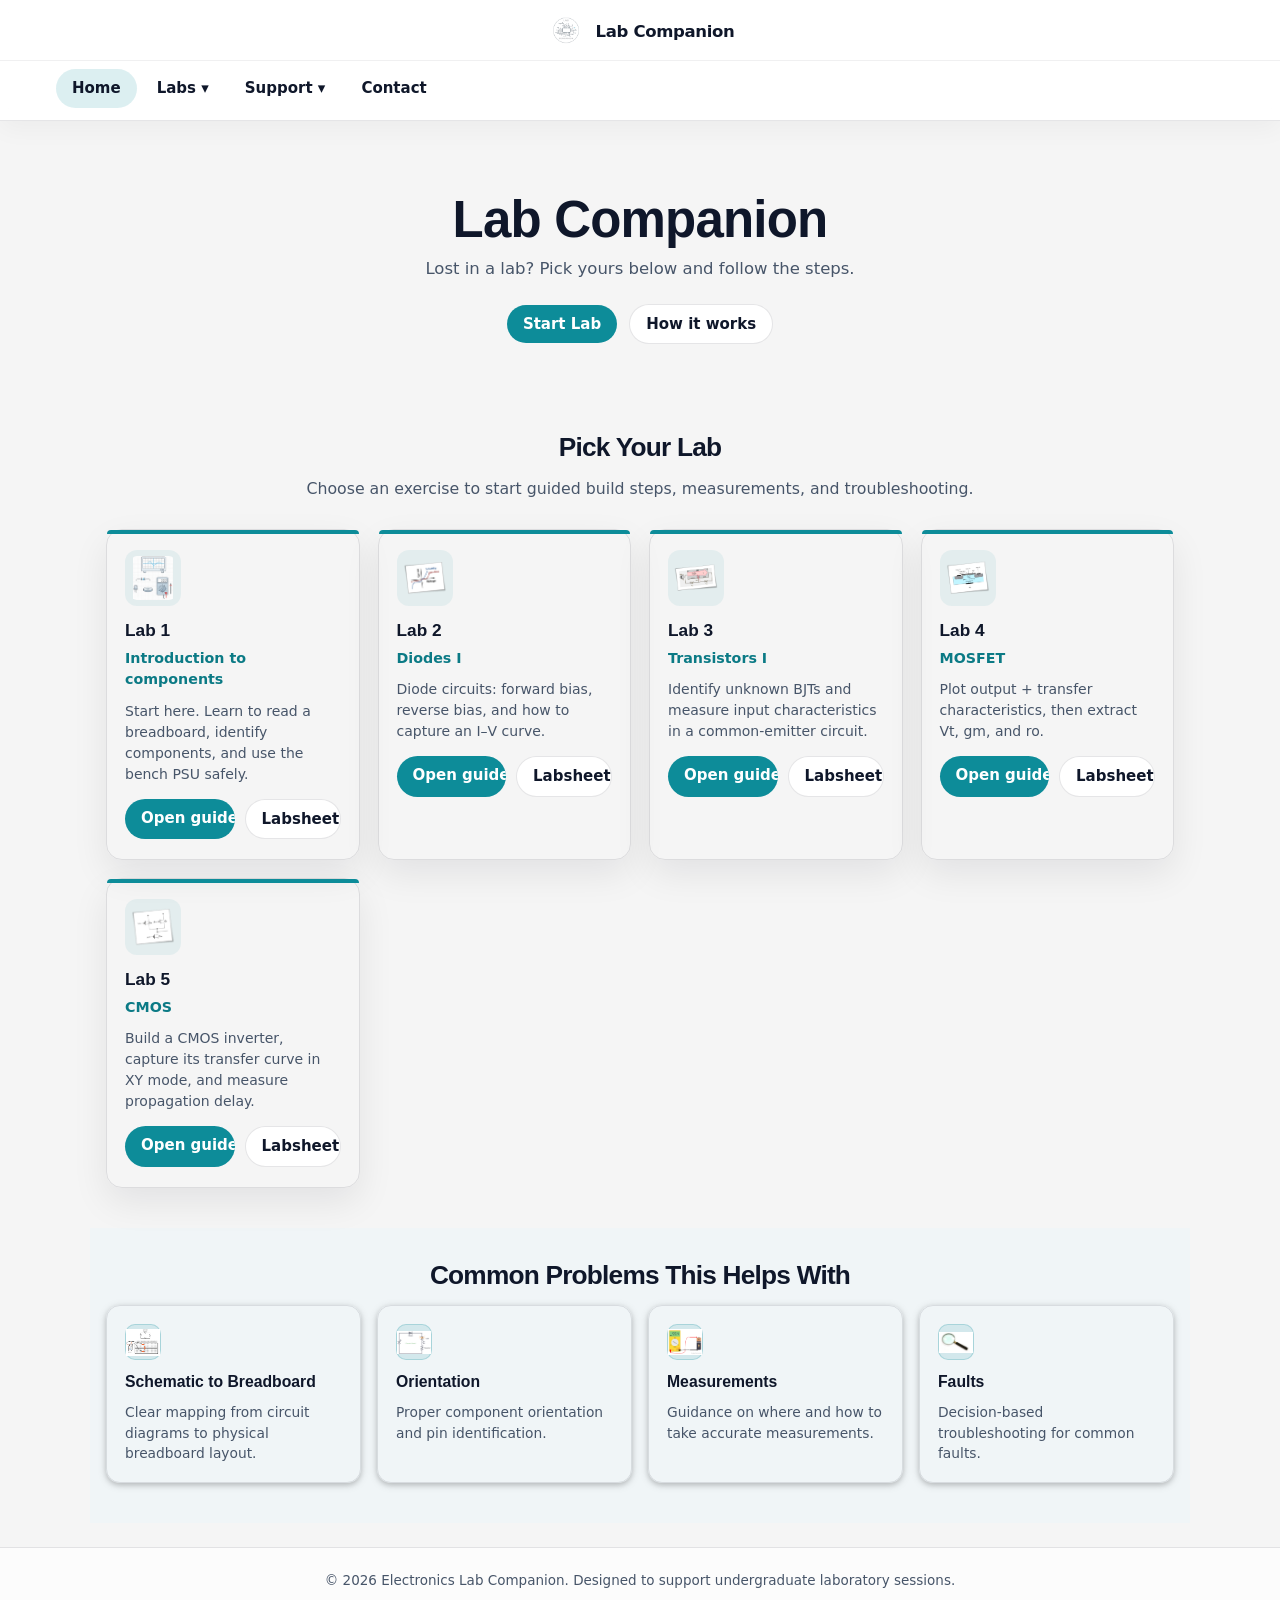
<file: index.html>
﻿<!DOCTYPE html>
<html lang="en">
<head>
  <meta charset="UTF-8" />
  <meta name="viewport" content="width=device-width, initial-scale=1.0" />
  <title>Lab Companion</title>

  <link rel="stylesheet" href="https://www.w3schools.com/w3css/4/w3.css" />
  <link rel="stylesheet" href="styles.css" />
</head>
<body>

  <header class="w3-bar header-bar">
    <div class="header-top">
      <a href="ColHomePage.html" class="logo-wrap" aria-label="Go to homepage">
        <img src="logo.png" alt="Lab Companion logo" class="logo-img" />
        <span class="logo-label">Lab Companion</span>
      </a>
    </div>

    <div class="header-bottom">
      <nav class="header-nav" aria-label="Primary navigation">
        <a href="ColHomePage.html" class="w3-button nav-link active">Home</a>
        <div class="w3-dropdown-hover">
          <button type="button" class="w3-button labs-dropdown-trigger">
            Labs ▾
          </button>
          <div class="w3-dropdown-content w3-bar-block w3-white labs-dropdown-menu">
            <a href="Lab1.html" class="w3-bar-item w3-button">Lab 1 – Introduction to components</a>
            <a href="Lab2.html" class="w3-bar-item w3-button">Lab 2 – Diodes I</a>
            <a href="Lab3.html" class="w3-bar-item w3-button">Lab 3 – Transistors I</a>
            <a href="Lab4.html" class="w3-bar-item w3-button">Lab 4 – MOSFET</a>
            <a href="Lab5.html" class="w3-bar-item w3-button">Lab 5 – CMOS</a>
          </div>
        </div>
        <div class="w3-dropdown-hover">
          <button type="button" class="w3-button labs-dropdown-trigger">
            Support ▾
          </button>
          <div class="w3-dropdown-content w3-bar-block w3-white labs-dropdown-menu">
            <a href="Troubleshoot.html" class="w3-bar-item w3-button">Troubleshoot</a>
            <a href="HowItWorks.html" class="w3-bar-item w3-button">How It Works</a>
            <a href="Support.html#faqs" class="w3-bar-item w3-button">FAQs</a>
          </div>
        </div>
        <a href="ContactFeedback.html" class="w3-button nav-link">Contact</a>
      </nav>
    </div>
  </header>

  <section class="w3-container hero-premium">
    <h1 class="hero-title">Lab Companion</h1>
    <p class="hero-tagline">Lost in a lab? Pick yours below and follow the steps.</p>

    <p class="hero-buttons">
      <a href="#pick-labs" class="w3-button btn-start-lab">Start Lab</a>
      <a href="HowItWorks.html" class="w3-button btn-how-it-works">How it works</a>
    </p>
  </section>

  <section id="pick-labs" class="w3-container section-pick-lab">
    <h2 class="section-title">Pick Your Lab</h2>
    <p class="section-subheading">
      Choose an exercise to start guided build steps, measurements, and troubleshooting.
    </p>

    <div class="lab-grid">
      <div class="w3-card lab-card">
        <a href="Lab1.html" class="lab-card-mainlink" aria-label="Open Lab 1 page">
          <span class="lab-icon" aria-hidden="true">
            <img src="lab1.png" alt="Lab 1 – introduction to components" />
          </span>
          <h3 class="lab-card-title">Lab 1</h3>
          <p class="lab-card-subtitle">Introduction to components</p>
          <p class="lab-card-desc">
            Start here. Learn to read a breadboard, identify components, and use the bench PSU safely.
          </p>
        </a>
        <div class="lab-card-links" aria-label="Lab 1 links">
          <a class="w3-button btn-start-lab lab-card-btn" href="Lab1.html">Open guide</a>
          <a class="w3-button btn-how-it-works lab-card-btn" href="Lab%201%20-%20Introduction%20to%20components%20v2.docx" target="_blank" rel="noopener">Labsheet</a>
        </div>
      </div>

      <div class="w3-card lab-card">
        <a href="Lab2.html" class="lab-card-mainlink" aria-label="Open Lab 2 page">
          <span class="lab-icon" aria-hidden="true">
            <img src="lab2.png" alt="Lab 2 – diodes I" />
          </span>
          <h3 class="lab-card-title">Lab 2</h3>
          <p class="lab-card-subtitle">Diodes I</p>
          <p class="lab-card-desc">
            Diode circuits: forward bias, reverse bias, and how to capture an I–V curve.
          </p>
        </a>
        <div class="lab-card-links" aria-label="Lab 2 links">
          <a class="w3-button btn-start-lab lab-card-btn" href="Lab2.html">Open guide</a>
          <a class="w3-button btn-how-it-works lab-card-btn" href="lab%202%20%20-%20Diodes%20I_v2.docx" target="_blank" rel="noopener">Labsheet</a>
        </div>
      </div>

      <div class="w3-card lab-card">
        <a href="Lab3.html" class="lab-card-mainlink" aria-label="Open Lab 3 page">
          <span class="lab-icon" aria-hidden="true">
            <img src="lab3.png" alt="Lab 3 – transistors I" />
          </span>
          <h3 class="lab-card-title">Lab 3</h3>
          <p class="lab-card-subtitle">Transistors I</p>
          <p class="lab-card-desc">
            Identify unknown BJTs and measure input characteristics in a common-emitter circuit.
          </p>
        </a>
        <div class="lab-card-links" aria-label="Lab 3 links">
          <a class="w3-button btn-start-lab lab-card-btn" href="Lab3.html">Open guide</a>
          <a class="w3-button btn-how-it-works lab-card-btn" href="Lab%206%20-%20Transistors%20I_v2.docx" target="_blank" rel="noopener">Labsheet</a>
        </div>
      </div>

      <div class="w3-card lab-card">
        <a href="Lab4.html" class="lab-card-mainlink" aria-label="Open Lab 4 page">
          <span class="lab-icon" aria-hidden="true">
            <img src="lab4.png" alt="Lab 4 – MOSFET" />
          </span>
          <h3 class="lab-card-title">Lab 4</h3>
          <p class="lab-card-subtitle">MOSFET</p>
          <p class="lab-card-desc">
            Plot output + transfer characteristics, then extract Vt, gm, and ro.
          </p>
        </a>
        <div class="lab-card-links" aria-label="Lab 4 links">
          <a class="w3-button btn-start-lab lab-card-btn" href="Lab4.html">Open guide</a>
          <a class="w3-button btn-how-it-works lab-card-btn" href="Lab%208%20-%20MOSFET%20v2%20student.docx" target="_blank" rel="noopener">Labsheet</a>
        </div>
      </div>

      <div class="w3-card lab-card">
        <a href="Lab5.html" class="lab-card-mainlink" aria-label="Open Lab 5 page">
          <span class="lab-icon" aria-hidden="true">
            <img src="lab5.png" alt="Lab 5 – CMOS" />
          </span>
          <h3 class="lab-card-title">Lab 5</h3>
          <p class="lab-card-subtitle">CMOS</p>
          <p class="lab-card-desc">
            Build a CMOS inverter, capture its transfer curve in XY mode, and measure propagation delay.
          </p>
        </a>
        <div class="lab-card-links" aria-label="Lab 5 links">
          <a class="w3-button btn-start-lab lab-card-btn" href="Lab5.html">Open guide</a>
          <a class="w3-button btn-how-it-works lab-card-btn" href="Week%2027%20-%20CMOS%20updated%20by%20Jarede%20(1).docx" target="_blank" rel="noopener">Labsheet</a>
        </div>
      </div>
    </div>
  </section>

  <section class="w3-container section-common-problems">
    <h2 class="section-title">Common Problems This Helps With</h2>

    <div class="problems-grid">
      <div class="w3-card problem-card">
        <span class="problem-icon" aria-hidden="true">
          <img src="schematic.png" alt="" />
        </span>
        <h3 class="problem-card-title">Schematic to Breadboard</h3>
        <p class="problem-card-desc">
          Clear mapping from circuit diagrams to physical breadboard layout.
        </p>
      </div>

      <div class="w3-card problem-card">
        <span class="problem-icon" aria-hidden="true">
          <img src="orientation.png" alt="" />
        </span>
        <h3 class="problem-card-title">Orientation</h3>
        <p class="problem-card-desc">
          Proper component orientation and pin identification.
        </p>
      </div>

      <div class="w3-card problem-card">
        <span class="problem-icon" aria-hidden="true">
          <img src="measurements.png" alt="" />
        </span>
        <h3 class="problem-card-title">Measurements</h3>
        <p class="problem-card-desc">
          Guidance on where and how to take accurate measurements.
        </p>
      </div>

      <div class="w3-card problem-card">
        <span class="problem-icon" aria-hidden="true">
          <img src="faults.png" alt="" />
        </span>
        <h3 class="problem-card-title">Faults</h3>
        <p class="problem-card-desc">
          Decision-based troubleshooting for common faults.
        </p>
      </div>
    </div>
  </section>

  <footer class="site-footer">
    <p class="footer-text">© 2026 Electronics Lab Companion. Designed to support undergraduate laboratory sessions.</p>
  </footer>

  <script src="nav-dropdowns.js"></script>
</body>
</html>
</file>
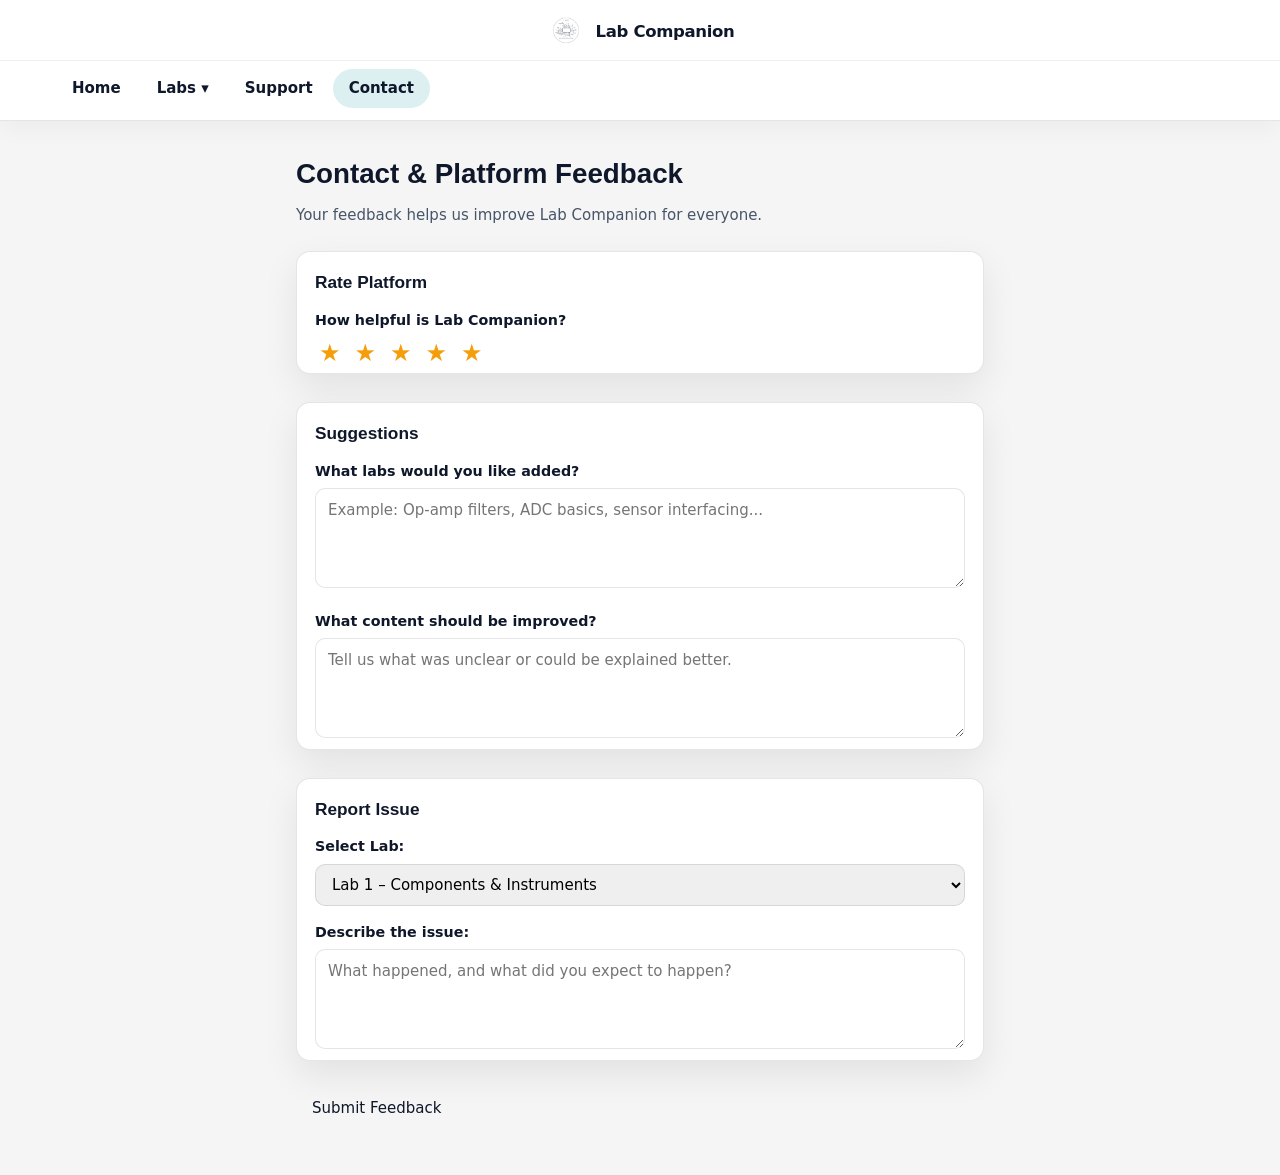
<file: ContactFeedback.html>
<!DOCTYPE html>
<html lang="en">
<head>
  <meta charset="UTF-8" />
  <meta name="viewport" content="width=device-width, initial-scale=1.0" />
  <title>Contact &amp; Feedback | Lab Companion</title>

  <link rel="stylesheet" href="https://www.w3schools.com/w3css/4/w3.css" />
  <link rel="stylesheet" href="styles.css" />
</head>
<body>

  <header class="w3-bar header-bar">
    <div class="header-top">
      <a href="ColHomePage.html" class="logo-wrap" aria-label="Go to homepage">
        <img src="logo.png" alt="Lab Companion logo" class="logo-img" />
        <span class="logo-label">Lab Companion</span>
      </a>
    </div>

    <div class="header-bottom">
      <nav class="header-nav" aria-label="Primary navigation">
        <a href="ColHomePage.html" class="w3-button nav-link">Home</a>
        <div class="w3-dropdown-hover">
          <button type="button" class="w3-button labs-dropdown-trigger">Labs ▾</button>
          <div class="w3-dropdown-content w3-bar-block w3-white labs-dropdown-menu">
            <a href="Lab1.html" class="w3-bar-item w3-button">Lab 1 – Components &amp; Instruments</a>
            <a href="Lab2.html" class="w3-bar-item w3-button">Lab 2 – Diodes</a>
            <a href="Lab3.html" class="w3-bar-item w3-button">Lab 3 – BJTs</a>
            <a href="Lab4.html" class="w3-bar-item w3-button">Lab 4 – MOSFETs</a>
            <a href="Lab5.html" class="w3-bar-item w3-button">Lab 5 – Digital Logic</a>
          </div>
        </div>
        <a href="Support.html" class="w3-button nav-link">Support</a>
        <a href="ContactFeedback.html" class="w3-button nav-link active">Contact</a>
      </nav>

      <div class="header-actions">
        <a href="#" class="w3-button btn-signin">Sign in</a>
        <a href="#" class="w3-button btn-register">Register</a>
      </div>
    </div>
  </header>

  <main class="feedback-wrap">
    <h1 class="feedback-title">Contact &amp; Platform Feedback</h1>
    <p class="feedback-subtitle">Your feedback helps us improve Lab Companion for everyone.</p>

    <section class="feedback-section">
      <h2 class="feedback-section-title">Rate Platform</h2>
      <label class="feedback-label">How helpful is Lab Companion?</label>
      <div class="star-rating" aria-label="Rate us out of 5 stars">
        <button type="button" class="star-btn active" data-star="1" aria-label="Rate 1 star">★</button>
        <button type="button" class="star-btn active" data-star="2" aria-label="Rate 2 stars">★</button>
        <button type="button" class="star-btn active" data-star="3" aria-label="Rate 3 stars">★</button>
        <button type="button" class="star-btn active" data-star="4" aria-label="Rate 4 stars">★</button>
        <button type="button" class="star-btn active" data-star="5" aria-label="Rate 5 stars">★</button>
      </div>
    </section>

    <section class="feedback-section">
      <h2 class="feedback-section-title">Suggestions</h2>

      <div class="feedback-row">
        <label class="feedback-label" for="labsSuggestion">What labs would you like added?</label>
        <textarea id="labsSuggestion" class="feedback-textarea" placeholder="Example: Op-amp filters, ADC basics, sensor interfacing..."></textarea>
      </div>

      <div class="feedback-row" style="margin-bottom:0;">
        <label class="feedback-label" for="contentImprove">What content should be improved?</label>
        <textarea id="contentImprove" class="feedback-textarea" placeholder="Tell us what was unclear or could be explained better."></textarea>
      </div>
    </section>

    <section class="feedback-section">
      <h2 class="feedback-section-title">Report Issue</h2>

      <div class="feedback-row">
        <label class="feedback-label" for="issueLab">Select Lab:</label>
        <select id="issueLab" class="feedback-select">
          <option>Lab 1 – Components &amp; Instruments</option>
          <option>Lab 2 – Diodes</option>
          <option>Lab 3 – BJTs</option>
          <option>Lab 4 – MOSFETs</option>
          <option>Lab 5 – Digital Logic</option>
          <option>General platform issue</option>
        </select>
      </div>

      <div class="feedback-row" style="margin-bottom:0;">
        <label class="feedback-label" for="issueText">Describe the issue:</label>
        <textarea id="issueText" class="feedback-textarea" placeholder="What happened, and what did you expect to happen?"></textarea>
      </div>
    </section>

    <button id="feedbackSubmit" class="w3-button btn-register" type="button">Submit Feedback</button>
  </main>

  <script>
    (function () {
      var stars = document.querySelectorAll(".star-btn");
      var submitBtn = document.getElementById("feedbackSubmit");

      stars.forEach(function (star) {
        star.addEventListener("click", function () {
          var selected = parseInt(star.getAttribute("data-star"), 10);
          stars.forEach(function (s) {
            var value = parseInt(s.getAttribute("data-star"), 10);
            s.classList.toggle("active", value <= selected);
          });
        });
      });

      if (submitBtn) {
        submitBtn.addEventListener("click", function () {
          var selectedRating = 0;
          stars.forEach(function (s) {
            if (s.classList.contains("active")) selectedRating++;
          });

          const feedbackData = {
            rating: String(selectedRating),
            suggestions: (document.getElementById("labsSuggestion").value || "") + "\n\n" + (document.getElementById("contentImprove").value || ""),
            issueLab: document.getElementById("issueLab").value
          };

          localStorage.setItem("labCompanionFeedback", JSON.stringify(feedbackData));

          submitBtn.textContent = "Thanks for your feedback! Your response has been saved locally.";
          submitBtn.disabled = true;
        });
      }
    })();
  </script>

  <script src="nav-dropdowns.js"></script>
</body>
</html>
</file>
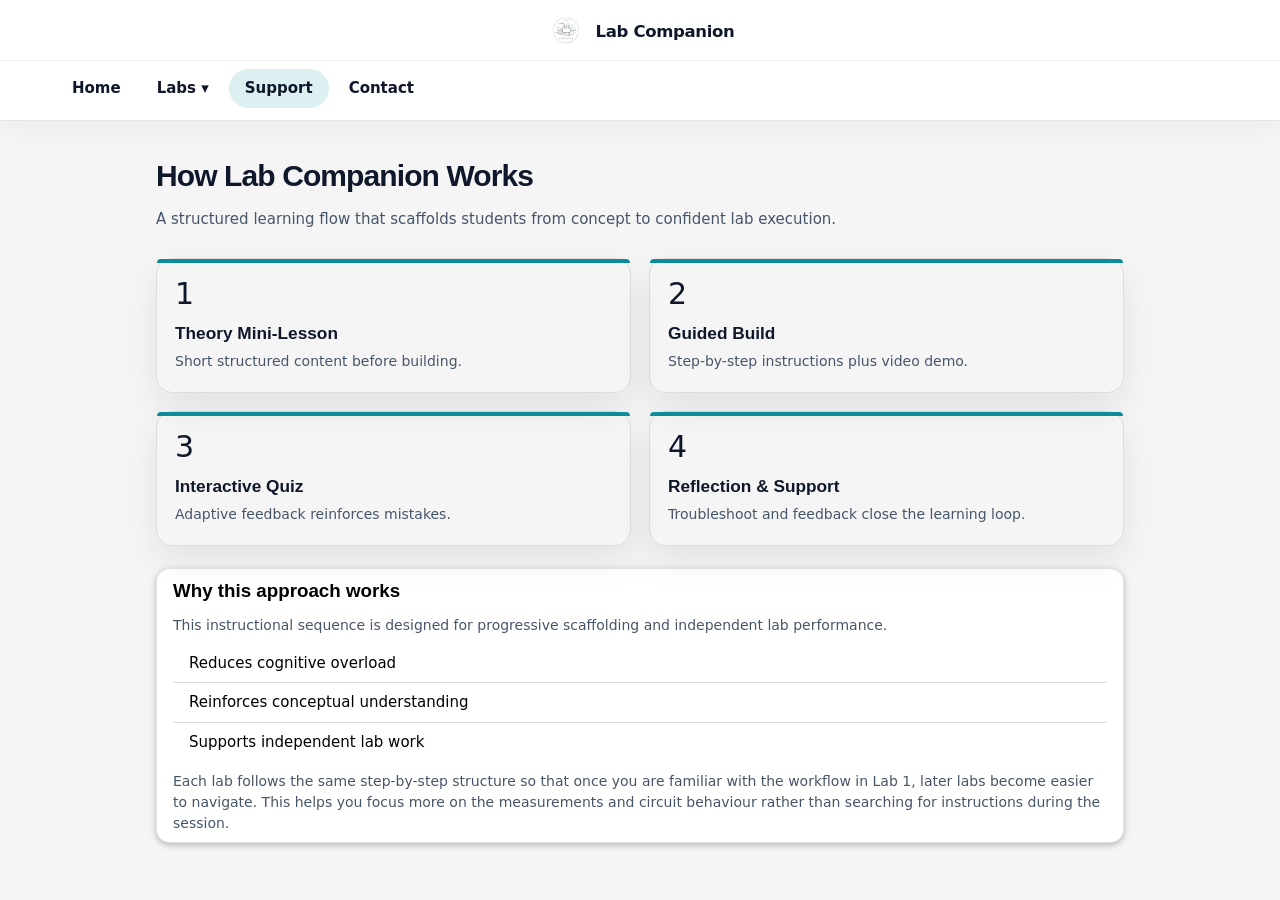
<file: HowItWorks.html>
<!DOCTYPE html>
<html lang="en">
<head>
  <meta charset="UTF-8" />
  <meta name="viewport" content="width=device-width, initial-scale=1.0" />
  <title>How Lab Companion Works</title>

  <link rel="stylesheet" href="https://www.w3schools.com/w3css/4/w3.css" />
  <link rel="stylesheet" href="styles.css" />
</head>
<body>

  <header class="w3-bar header-bar">
    <div class="header-top">
      <a href="ColHomePage.html" class="logo-wrap" aria-label="Go to homepage">
        <img src="logo.png" alt="Lab Companion logo" class="logo-img" />
        <span class="logo-label">Lab Companion</span>
      </a>
    </div>

    <div class="header-bottom">
      <nav class="header-nav" aria-label="Primary navigation">
        <a href="ColHomePage.html" class="w3-button nav-link">Home</a>
        <div class="w3-dropdown-hover">
          <button type="button" class="w3-button labs-dropdown-trigger">Labs ▾</button>
          <div class="w3-dropdown-content w3-bar-block w3-white labs-dropdown-menu">
            <a href="Lab1.html" class="w3-bar-item w3-button">Lab 1 – Components &amp; Instruments</a>
            <a href="Lab2.html" class="w3-bar-item w3-button">Lab 2 – Diodes</a>
            <a href="Lab3.html" class="w3-bar-item w3-button">Lab 3 – BJTs</a>
            <a href="Lab4.html" class="w3-bar-item w3-button">Lab 4 – MOSFETs</a>
            <a href="Lab5.html" class="w3-bar-item w3-button">Lab 5 – Digital Logic</a>
          </div>
        </div>
        <a href="Support.html" class="w3-button nav-link active">Support</a>
        <a href="ContactFeedback.html" class="w3-button nav-link">Contact</a>
      </nav>

      <div class="header-actions">
        <a href="#" class="w3-button btn-signin">Sign in</a>
        <a href="#" class="w3-button btn-register">Register</a>
      </div>
    </div>
  </header>

  <main class="support-wrap">
    <h1 class="support-title">How Lab Companion Works</h1>
    <p class="support-subtitle">
      A structured learning flow that scaffolds students from concept to confident lab execution.
    </p>

    <section class="support-grid how-steps-grid" aria-label="Learning flow">
      <article class="w3-card lab-card">
        <span class="lab-icon support-emoji" aria-hidden="true">1</span>
        <h2 class="lab-card-title">Theory Mini-Lesson</h2>
        <p class="lab-card-desc">Short structured content before building.</p>
      </article>

      <article class="w3-card lab-card">
        <span class="lab-icon support-emoji" aria-hidden="true">2</span>
        <h2 class="lab-card-title">Guided Build</h2>
        <p class="lab-card-desc">Step-by-step instructions plus video demo.</p>
      </article>

      <article class="w3-card lab-card">
        <span class="lab-icon support-emoji" aria-hidden="true">3</span>
        <h2 class="lab-card-title">Interactive Quiz</h2>
        <p class="lab-card-desc">Adaptive feedback reinforces mistakes.</p>
      </article>

      <article class="w3-card lab-card">
        <span class="lab-icon support-emoji" aria-hidden="true">4</span>
        <h2 class="lab-card-title">Reflection &amp; Support</h2>
        <p class="lab-card-desc">Troubleshoot and feedback close the learning loop.</p>
      </article>
    </section>

    <section class="w3-card w3-white" style="margin-top:22px; border-radius:14px; border:1px solid var(--border);">
      <div class="w3-padding">
        <h2 class="lab-section-title" style="margin-top:0;">Why this approach works</h2>
        <p class="lab-card-desc" style="margin-bottom:8px;">
          This instructional sequence is designed for progressive scaffolding and independent lab performance.
        </p>
        <ul class="w3-ul">
          <li>Reduces cognitive overload</li>
          <li>Reinforces conceptual understanding</li>
          <li>Supports independent lab work</li>
        </ul>
        <p class="lab-card-desc" style="margin-top:10px;">
          Each lab follows the same step-by-step structure so that once you are familiar with the workflow in Lab 1, later labs become easier to navigate. This helps you focus more on the measurements and circuit behaviour rather than searching for instructions during the session.
        </p>
      </div>
    </section>
  </main>

  <script src="nav-dropdowns.js"></script>
</body>
</html>
</file>
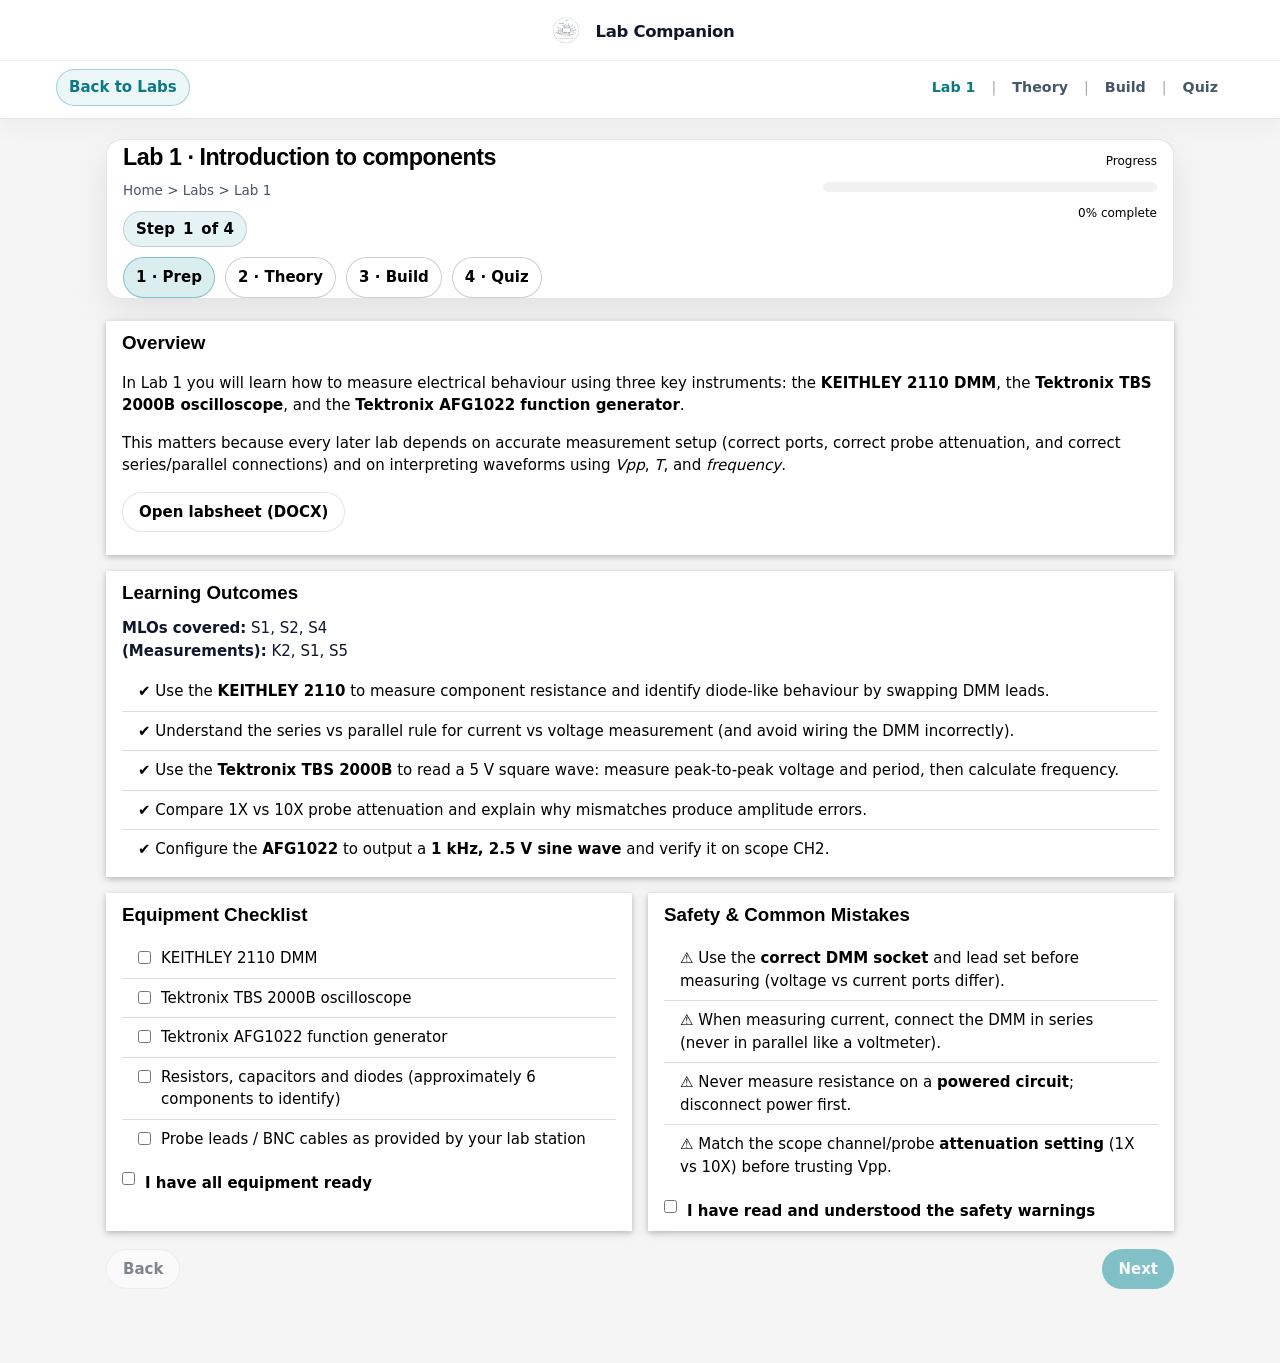
<file: Lab1.html>
<!DOCTYPE html>
<html lang="en">
<head>
  <meta charset="UTF-8" />
  <meta name="viewport" content="width=device-width, initial-scale=1.0" />
  <title>Lab 1 – Introduction to components | Lab Companion</title>

  <link rel="stylesheet" href="https://www.w3schools.com/w3css/4/w3.css" />
  <link rel="stylesheet" href="styles.css" />
</head>

<body>

  <header class="w3-bar header-bar">
    <div class="header-top">
      <a href="ColHomePage.html" class="logo-wrap" aria-label="Go to homepage">
        <img src="logo.png" alt="Lab Companion logo" class="logo-img" />
        <span class="logo-label">Lab Companion</span>
      </a>
    </div>

    <div class="header-bottom">
      <div class="lab-page-nav" aria-label="Lab navigation">
        <a href="ColHomePage.html#pick-labs" class="back-to-labs">Back to Labs</a>
        <div class="lab-context-nav">
          <a href="Lab1.html" class="lab-context-link active">Lab 1</a>
          <span class="lab-context-sep">|</span>
          <a href="#" class="lab-context-link" data-step="2">Theory</a>
          <span class="lab-context-sep">|</span>
          <a href="#" class="lab-context-link" data-step="3">Build</a>
          <span class="lab-context-sep">|</span>
          <a href="#" class="lab-context-link" data-step="4">Quiz</a>
        </div>
      </div>
    </div>
  </header>

  <main class="lab-page-wrap">

    <!-- Header -->
    <section class="w3-card w3-white lab-header-bar">
      <div class="w3-row-padding">
        <div class="w3-col m8 s12">
          <h1 class="lab-header-title">Lab 1 · Introduction to components</h1>
          <p class="lab-breadcrumb">Home &gt; Labs &gt; Lab 1</p>

          <!-- Stepper -->
          <div class="lab-stepper">
            <div class="lab-stepper-top">
              <span class="lab-step-badge">
                Step <span id="step-number">1</span> of 4
              </span>
              <span class="lab-step-title" id="step-title">Before You Start</span>
            </div>
            <div class="lab-stepper-buttons" aria-label="Lab step navigation">
              <button class="lab-step-btn active" type="button" data-step="1">1 · Prep</button>
              <button class="lab-step-btn" type="button" data-step="2">2 · Theory</button>
              <button class="lab-step-btn" type="button" data-step="3">3 · Build</button>
              <button class="lab-step-btn" type="button" data-step="4">4 · Quiz</button>
            </div>
          </div>

        </div>

        <div class="w3-col m4 s12">
          <p class="w3-small w3-right-align">Progress</p>
          <div class="lab-progress-track w3-light-grey">
            <div id="lab-progress-fill" class="lab-progress-fill"></div>
          </div>
          <p id="lab-progress-text" class="w3-small w3-right-align">0% complete</p>
        </div>
      </div>
    </section>

    <!-- =========================
         STEP 1 — PREP
         ========================= -->
    <div class="lab-step" id="step-1">

      <!-- OVERVIEW -->
      <section class="w3-section">
        <div class="w3-card w3-white w3-padding">
          <h2 class="lab-section-title">Overview</h2>
          <p>
            In Lab 1 you will learn how to measure electrical behaviour using three key instruments:
            the <strong>KEITHLEY 2110 DMM</strong>, the <strong>Tektronix TBS 2000B oscilloscope</strong>,
            and the <strong>Tektronix AFG1022 function generator</strong>.
          </p>
          <p>
            This matters because every later lab depends on accurate measurement setup (correct ports,
            correct probe attenuation, and correct series/parallel connections) and on interpreting waveforms
            using <em>Vpp</em>, <em>T</em>, and <em>frequency</em>.
          </p>
          <p style="margin-top: 12px;">
            <a class="w3-button btn-how-it-works" href="Lab%201%20-%20Introduction%20to%20components%20v2.docx" target="_blank" rel="noopener">
              Open labsheet (DOCX)
            </a>
          </p>
        </div>
      </section>

      <!-- LEARNING OUTCOMES -->
      <section class="w3-section">
        <div class="w3-card w3-white w3-padding">
          <h2 class="lab-section-title">Learning Outcomes</h2>
          <p class="lab-mlo">
            <strong>MLOs covered:</strong> S1, S2, S4<br />
            <strong>(Measurements):</strong> K2, S1, S5
          </p>
          <ul class="w3-ul">
            <li>✔ Use the <strong>KEITHLEY 2110</strong> to measure component resistance and identify diode-like behaviour by swapping DMM leads.</li>
            <li>✔ Understand the series vs parallel rule for current vs voltage measurement (and avoid wiring the DMM incorrectly).</li>
            <li>✔ Use the <strong>Tektronix TBS 2000B</strong> to read a 5 V square wave: measure peak-to-peak voltage and period, then calculate frequency.</li>
            <li>✔ Compare 1X vs 10X probe attenuation and explain why mismatches produce amplitude errors.</li>
            <li>✔ Configure the <strong>AFG1022</strong> to output a <strong>1 kHz, 2.5 V sine wave</strong> and verify it on scope CH2.</li>
          </ul>
        </div>
      </section>

      <!-- EQUIPMENT + SAFETY -->
      <section class="w3-section">
        <div class="lab-two-col">
          <div class="w3-card w3-white w3-padding">
            <h2 class="lab-section-title">Equipment Checklist</h2>
            <ul class="w3-ul">
              <li><label class="checklist-option"><input type="checkbox" class="prog-cb" />KEITHLEY 2110 DMM</label></li>
              <li><label class="checklist-option"><input type="checkbox" class="prog-cb" />Tektronix TBS 2000B oscilloscope</label></li>
              <li><label class="checklist-option"><input type="checkbox" class="prog-cb" />Tektronix AFG1022 function generator</label></li>
              <li><label class="checklist-option"><input type="checkbox" class="prog-cb" />Resistors, capacitors and diodes (approximately 6 components to identify)</label></li>
              <li><label class="checklist-option"><input type="checkbox" class="prog-cb" />Probe leads / BNC cables as provided by your lab station</label></li>
            </ul>
            <label class="progress-check">
              <input type="checkbox" class="prog-cb" />
              <span>I have all equipment ready</span>
            </label>
          </div>

          <div class="w3-card w3-white w3-padding">
            <h2 class="lab-section-title">Safety &amp; Common Mistakes</h2>
            <ul class="w3-ul">
              <li>⚠ Use the <strong>correct DMM socket</strong> and lead set before measuring (voltage vs current ports differ).</li>
              <li>⚠ When measuring current, connect the DMM in series (never in parallel like a voltmeter).</li>
              <li>⚠ Never measure resistance on a <strong>powered circuit</strong>; disconnect power first.</li>
              <li>⚠ Match the scope channel/probe <strong>attenuation setting</strong> (1X vs 10X) before trusting Vpp.</li>
            </ul>
            <label class="progress-check">
              <input type="checkbox" class="prog-cb" />
              <span>I have read and understood the safety warnings</span>
            </label>
          </div>
        </div>
      </section>

      <div class="lab-nav-buttons">
        <button class="w3-button btn-how-it-works lab-prev" type="button" disabled>Back</button>
        <button class="w3-button btn-start-lab lab-next" type="button">Next</button>
      </div>

    </div>

    <!-- =========================
         STEP 2 — THEORY
         ========================= -->
    <div class="lab-step" id="step-2" style="display:none;">

      <!-- THEORY MINI-LESSON -->
      <section class="w3-section">
        <div class="w3-card w3-white w3-padding">
          <h2 class="lab-section-title">Theory Mini-Lesson</h2>
          <p class="lab-section-subtitle">2–4 minute read – key ideas only</p>
          <h3 style="margin:14px 0 6px; font-size:1.05rem;">1) KEITHLEY 2110 DMM: current vs voltage</h3>
          <p>
            The DMM measures differently depending on what you connect it to. For current measurements,
            the meter must be placed in series so the current flows through the meter.
            For voltage measurements, the meter is effectively a high-impedance device and is used
            in parallel across two nodes.
          </p>

          <h3 style="margin:14px 0 6px; font-size:1.05rem;">2) Tektronix TBS 2000B: reading Vpp and period</h3>
          <p>
            On the oscilloscope you will measure <strong>peak-to-peak voltage (Vpp)</strong> and the <strong>period (T)</strong>.
            The frequency comes directly from the period: <code>f = 1/T</code>.
          </p>
          <p>
            You also need to pay attention to <strong>probe attenuation</strong>. If the probe is set to 10X but the channel is left at 1X
            (or vice versa), the scope will display the wrong amplitude.
          </p>

          <h3 style="margin:14px 0 6px; font-size:1.05rem;">3) AFG1022 function generator: verify the signal on CH2</h3>
          <p>
            The function generator provides a reference waveform so you can compare the configured frequency with what you measure
            on the oscilloscope. You will set a <strong>1 kHz, 2.5 V sine wave</strong> and confirm it using CH2 readings.
          </p>
          <label class="progress-check">
            <input type="checkbox" class="prog-cb" />
            <span>I have read the theory section</span>
          </label>
        </div>
      </section>

      <!-- NEW: THEORY VIDEO PLACEHOLDER -->
      <section class="w3-section">
        <div class="w3-card w3-white w3-padding">
          <h2 class="lab-section-title">Theory Video</h2>
          <p class="lab-section-subtitle">PPT narration – watch before you start building</p>

          <!-- Placeholder video card (click to open your video file) -->
          <div class="w3-card w3-padding lab-video-item" data-url="https://youtu.be/-SWw514GfJw">
            <p><strong>▶ Lecture Recording (Theory)</strong></p>
            <p class="w3-small">Background concepts and a simple introduction for this lab.</p>
          </div>

          <label class="progress-check">
            <input type="checkbox" class="prog-cb" />
            <span>I have watched the theory video</span>
          </label>
        </div>
      </section>

      <div class="lab-nav-buttons">
        <button class="w3-button btn-how-it-works lab-prev" type="button">Back</button>
        <button class="w3-button btn-start-lab lab-next" type="button">Next</button>
      </div>

    </div>

    <!-- =========================
         STEP 3 — BUILD
         ========================= -->
    <div class="lab-step" id="step-3" style="display:none;">

      <!-- STEP-BY-STEP PROCEDURE -->
      <section class="w3-section">
        <div class="w3-card w3-white w3-padding">
          <h2 class="lab-section-title">Step-by-Step Procedure</h2>
          <ol>
            <li>
              <strong>Task 1 (DMM): Identify components using lead-swap behaviour</strong>
              <br />
              Use the <strong>KEITHLEY 2110</strong> to measure the resistance of the supplied components.
              For each component, record the reading with the DMM leads connected both ways (swap leads).
              <label class="progress-check">
                <input type="checkbox" class="prog-cb" />
                <span>Task 1 complete</span>
              </label>
              <br />
              <span class="w3-small">Hint: if the resistance is very different depending on lead direction, the component is likely diode-like.</span>

              <p style="margin-top:10px; margin-bottom:0;">
                Optional check: if you have an LED available, use the DMM diode-test function to measure its forward voltage (place probes across the LED and record the forward-bias reading).
              </p>

              <div class="common-mistake-box">
                <strong>Common mistake:</strong>
                Students often forget to connect the power supply ground to the breadboard ground rail. Without a shared reference the LED will not light even if everything else is correct.
              </div>

              <div class="expected-result-box">
                <strong>Expected Result:</strong>
                Forward voltage across LED should typically be between 1.8 V and 2.2 V depending on LED colour.<br>
                If voltage is close to 0 V, check polarity or wiring.<br>
                If voltage equals supply voltage, LED may be disconnected or open circuit.
              </div>
            </li>
            <li>
              <strong>Task 2 (Oscilloscope): Measure Vpp and period from a 5 V square wave</strong>
              <br />
              Using the <strong>Tektronix TBS 2000B</strong>, view the supplied 5 V square wave and measure:
              <strong>Vpp</strong> and <strong>period (T)</strong>. Calculate frequency using <code>f = 1/T</code>.
              <label class="progress-check">
                <input type="checkbox" class="prog-cb" />
                <span>Task 2 complete</span>
              </label>
              <br />
              <span class="w3-small">Hint: set the scope/probe attenuation correctly (1X vs 10X). Then intentionally mismatch it and observe how the measured Vpp becomes wrong.</span>
            </li>
            <li>
              <strong>Task 3 (Function generator): Set 1 kHz, 2.5 V sine wave and verify on CH2</strong>
              <br />
              Configure the <strong>AFG1022</strong> to output a <strong>1 kHz, 2.5 V sine wave</strong>.
              Connect/observe it on scope CH2, then compare the observed frequency with your calculation from the oscilloscope.
              <label class="progress-check">
                <input type="checkbox" class="prog-cb" />
                <span>Task 3 complete</span>
              </label>
              <br />
              <span class="w3-small">Hint: if CH2 looks offset or the amplitude seems off, re-check your probe attenuation and coupling settings.</span>
            </li>
          </ol>
        </div>
      </section>

      <!-- DATA CAPTURE & CALCULATIONS -->
      <section class="w3-section">
        <div class="w3-card w3-white w3-padding">
          <h2 class="lab-section-title">Data Capture &amp; Calculations</h2>
          <p>
            Record the measurements you will need for later labs:
          </p>
          <ul class="lab-reflection-list" style="padding-left:18px; margin-top:6px;">
            <li>Component identification data: <strong>R</strong> with DMM leads in direction A to B and B to A.</li>
            <li>Square-wave scope data: <strong>Vpp</strong> and <strong>period T</strong>, then <code>f = 1/T</code>.</li>
            <li>Sine-wave verification: compare the <strong>AFG1022 frequency setting</strong> with your <strong>scope-derived frequency</strong>.</li>
          </ul>

          <div class="lab-tip-box">
            <strong>Lab tip:</strong>
            If the LED does not turn on but wiring looks correct, measure voltage across the resistor first. This quickly confirms whether current is flowing in the circuit.
          </div>

          <label class="progress-check">
            <input type="checkbox" class="prog-cb" />
            <span>I have recorded DMM + scope measurements and calculations</span>
          </label>
        </div>
      </section>

      <!-- VIDEO WALKTHROUGH -->
      <section class="w3-section">
        <div class="w3-card w3-white w3-padding">
          <h2 class="lab-section-title">Build Step Video Placeholder</h2>
          <div class="w3-card w3-padding lab-video-item" data-url="https://youtu.be/vXJju3Sy5yA">
            <p><strong>▶ Using the DMM, Oscilloscope &amp; Function Generator</strong></p>
            <p class="w3-small">Follow the workflow for measuring components, reading Vpp/period, and verifying the generator signal on CH2.</p>
          </div>
          <label class="progress-check">
            <input type="checkbox" class="prog-cb" />
            <span>I have watched the video</span>
          </label>
        </div>
      </section>

      <div class="lab-nav-buttons">
        <button class="w3-button btn-how-it-works lab-prev" type="button">Back</button>
        <button class="w3-button btn-start-lab lab-next" type="button">Next</button>
      </div>

    </div>

    <!-- =========================
         STEP 4 — QUIZ
         ========================= -->
    <div class="lab-step" id="step-4" style="display:none;">

      <!-- INTERACTIVE QUIZ -->
      <section class="w3-section">
        <div class="w3-card w3-white w3-padding">
          <h2 class="lab-section-title">Interactive Quiz</h2>
          <p class="lab-section-subtitle">Check you can set up measurements correctly</p>

          <p><strong>1. To measure current with the KEITHLEY 2110, how should you connect the DMM?</strong></p>
          <div class="lab-quiz-options">
            <label><input type="radio" name="q1" value="a" /> DMM across the component (parallel like a voltmeter).</label>
            <label><input type="radio" name="q1" value="b" /> DMM in series with the component (current path).</label>
            <label><input type="radio" name="q1" value="c" /> DMM across the supply rails (regardless of the circuit).</label>
          </div>

          <p><strong>2. Task 2: You measure a period of <code>T = 1 ms</code>. What is the frequency?</strong></p>
          <input id="q2" class="w3-input w3-border lab-quiz-input" type="number" placeholder="Answer in Hz" />

          <p><strong>3. Probe mismatch scenario:</strong> The oscilloscope probe is set to <code>10X</code>, but the scope channel is left at <code>1X</code>. What goes wrong?</p>
          <div class="lab-quiz-options">
            <label><input type="radio" name="q3" value="a" /> The frequency changes, but the voltage is still correct.</label>
            <label><input type="radio" name="q3" value="b" /> The measured voltage amplitude is wrong (typically about 10x off).</label>
            <label><input type="radio" name="q3" value="c" /> The waveform disappears completely.</label>
          </div>

          <button id="quiz-submit" class="w3-button btn-how-it-works" type="button">Submit</button>
          <p id="quiz-feedback" class="lab-quiz-feedback"></p>
        </div>
      </section>

      <!-- POST-LAB REFLECTION -->
      <section class="w3-section">
        <div class="w3-card w3-white w3-padding">
          <h2 class="lab-section-title">Post-Lab Reflection</h2>
          <ul class="lab-reflection-list">
            <li>Which components or instruments were hardest to identify or use?</li>
            <li>What mistakes did you or your group make when wiring the circuit?</li>
            <li>What would you do differently next time to work more safely or efficiently?</li>
          </ul>
          <label class="progress-check">
            <input type="checkbox" class="prog-cb" />
            <span>I have completed my reflection</span>
          </label>
        </div>
      </section>

      <div class="lab-nav-buttons">
        <button class="w3-button btn-how-it-works lab-prev" type="button">Back</button>
        <button class="w3-button btn-start-lab lab-next" type="button" disabled>Next</button>
      </div>

    </div>

  </main>

  <script>
    (function () {
      // -------------------------
      // Step system
      // -------------------------
      var currentStep = 1;
      var totalSteps = 4;

      var stepTitleMap = {
        1: "Before You Start",
        2: "Theory & Background",
        3: "Practical Build",
        4: "Quiz & Reflection"
      };

      var stepNumberEl = document.getElementById("step-number");
      var stepTitleEl = document.getElementById("step-title");
      var stepBtns = document.querySelectorAll(".lab-step-btn");
      var contextLinks = document.querySelectorAll(".lab-context-link[data-step]");

      function isStepComplete(step) {
        var stepEl = document.getElementById("step-" + step);
        if (!stepEl) return true;
        var stepChecks = stepEl.querySelectorAll(".prog-cb");
        if (!stepChecks.length) return true;
        var complete = true;
        stepChecks.forEach(function (cb) {
          if (!cb.checked) complete = false;
        });
        return complete;
      }

      function canNavigateTo(targetStep) {
        for (var i = 1; i < targetStep; i++) {
          if (!isStepComplete(i)) return false;
        }
        return true;
      }

      function showStep(step, keepScroll) {
        currentStep = step;

        for (var i = 1; i <= totalSteps; i++) {
          var el = document.getElementById("step-" + i);
          if (el) el.style.display = (i === step) ? "block" : "none";
        }

        // Update badge + title
        if (stepNumberEl) stepNumberEl.textContent = String(step);
        if (stepTitleEl) stepTitleEl.textContent = stepTitleMap[step] || "Step";

        // Update step button styles
        stepBtns.forEach(function (btn) {
          var s = parseInt(btn.getAttribute("data-step"), 10);
          if (s === step) btn.classList.add("active");
          else btn.classList.remove("active");
        });

        contextLinks.forEach(function (link) {
          var s = parseInt(link.getAttribute("data-step"), 10);
          if (s === step) link.classList.add("active");
          else link.classList.remove("active");
        });

        // Enable/disable nav buttons
        document.querySelectorAll(".lab-prev").forEach(function (b) {
          b.disabled = (currentStep === 1);
        });
        document.querySelectorAll(".lab-next").forEach(function (b) {
          b.disabled = (currentStep === totalSteps) || !isStepComplete(currentStep);
        });

        // UX: jump to top of content
        if (!keepScroll) window.scrollTo({ top: 0, behavior: "smooth" });
      }

      function nextStep() {
        if (currentStep < totalSteps && isStepComplete(currentStep)) showStep(currentStep + 1);
      }

      function prevStep() {
        if (currentStep > 1) showStep(currentStep - 1);
      }

      stepBtns.forEach(function (btn) {
        btn.addEventListener("click", function () {
          var s = parseInt(btn.getAttribute("data-step"), 10);
          if (!isNaN(s) && canNavigateTo(s)) showStep(s);
        });
      });

      document.querySelectorAll(".lab-context-link[data-step]").forEach(function (link) {
        link.addEventListener("click", function (event) {
          event.preventDefault();
          var s = parseInt(link.getAttribute("data-step"), 10);
          if (!isNaN(s) && canNavigateTo(s)) showStep(s);
        });
      });

      document.querySelectorAll(".lab-next").forEach(function (btn) {
        btn.addEventListener("click", nextStep);
      });
      document.querySelectorAll(".lab-prev").forEach(function (btn) {
        btn.addEventListener("click", prevStep);
      });

      // -------------------------
      // Progress tracking (checkboxes)
      // -------------------------
      var checkboxes = document.querySelectorAll(".prog-cb");
      var progressFill = document.getElementById("lab-progress-fill");
      var progressText = document.getElementById("lab-progress-text");

      function updateProgress() {
        var total = checkboxes.length;
        var checked = 0;
        checkboxes.forEach(function (cb) { if (cb.checked) checked++; });
        var pct = total ? Math.round((checked / total) * 100) : 0;
        if (progressFill) progressFill.style.width = pct + "%";
        if (progressText) progressText.textContent = pct + "% complete";
      }

      checkboxes.forEach(function (cb) {
        cb.addEventListener("change", function () {
          updateProgress();
          showStep(currentStep, true);
        });
      });

      // Auto-check equipment list when "I have all equipment ready" is ticked
      (function () {
        var readyLabel = Array.prototype.find.call(
          document.querySelectorAll("#step-1 .progress-check"),
          function (l) { return (l.textContent || "").indexOf("I have all equipment ready") !== -1; }
        );
        var readyCb = readyLabel ? readyLabel.querySelector("input.prog-cb") : null;
        var card = readyLabel ? readyLabel.closest(".w3-card") : null;
        var equipCbs = card ? card.querySelectorAll("ul .prog-cb") : null;
        if (!readyCb || !equipCbs) return;

        readyCb.addEventListener("change", function () {
          if (!readyCb.checked) return;
          equipCbs.forEach(function (cb) { cb.checked = true; });
          updateProgress();
          showStep(currentStep, true);
        });
      })();

      // -------------------------
      // Quiz (Lab 1) — adaptive feedback
      // -------------------------
      var submitBtn = document.getElementById("quiz-submit");
      var feedback = document.getElementById("quiz-feedback");

      function setFeedback(html) {
        if (!feedback) return;
        feedback.innerHTML = html;
      }

      if (submitBtn) {
        submitBtn.addEventListener("click", function () {
          var score = 0;
          var total = 3;
          var messages = [];

          // Q1
          var q1 = document.querySelector("input[name='q1']:checked");
          if (!q1) {
            messages.push("Q1: Please select an answer.");
          } else if (q1.value === "b") {
            score++;
            messages.push("Q1: ✅ Correct — to measure <strong>current</strong>, the DMM must be placed <strong>in series</strong> with the component. Current meters have low internal resistance, so parallel connection is not correct.");
          } else if (q1.value === "a") {
            messages.push("Q1: ❌ Not quite — across the component is parallel, which is what you do for <strong>voltage</strong>. Current is measured by placing the DMM <strong>in series</strong>.");
          } else {
            messages.push("Q1: ❌ Not quite — measuring across the supply rails ignores the circuit path and uses the wrong connection for current measurement.");
          }

          // Q2: Task 2 — T = 1 ms => f = 1/T
          var q2El = document.getElementById("q2");
          var q2Value = q2El ? parseFloat(q2El.value) : NaN;
          if (isNaN(q2Value)) {
            messages.push("Q2: Please enter a number (in Hz).");
          } else {
            var expected = 1000; // Hz
            var tol = 50; // allow small entry variation
            if (Math.abs(q2Value - expected) <= tol) {
              score++;
              messages.push("Q2: ✅ Correct — T = 1 ms = 0.001 s, so f = 1/T = 1/0.001 = <strong>1000 Hz</strong>.");
            } else {
              messages.push("Q2: ❌ Not quite — use f = 1/T. With T = 1 ms = 0.001 s, f = 1/0.001 = <strong>1000 Hz</strong>.");
            }
          }

          // Q3
          var q3 = document.querySelector("input[name='q3']:checked");
          if (!q3) {
            messages.push("Q3: Please select an answer.");
          } else if (q3.value === "b") {
            score++;
            messages.push("Q3: ✅ Correct — probe mismatch makes the <strong>voltage amplitude</strong> wrong (typically about 10x off) because the attenuation factor is incorrect.");
          } else if (q3.value === "a") {
            messages.push("Q3: ❌ Not quite — a probe mismatch mainly changes the <strong>measured voltage scaling</strong>. It does not meaningfully change the true frequency of the generator waveform.");
          } else {
            messages.push("Q3: ❌ Not quite — the waveform does not disappear; it will still be visible, but the amplitude scaling will be wrong.");
          }

          // Overall message
          var header = (score === total)
            ? "<strong>Great work — " + score + " / " + total + ".</strong>"
            : "<strong>You scored " + score + " / " + total + ".</strong> Use the feedback below and retry.";

          setFeedback(header + "<br><br>" + messages.join("<br><br>"));
        });
      }

      // -------------------------
      // Video card click behaviour
      // -------------------------
      document.querySelectorAll(".lab-video-item").forEach(function (card) {
        card.addEventListener("click", function () {
          var url = card.getAttribute("data-url");
          if (url) window.open(url, "_blank");
        });
      });

      // Init
      showStep(1);
      updateProgress();
    })();
  </script>

</body>
</html>
</file>
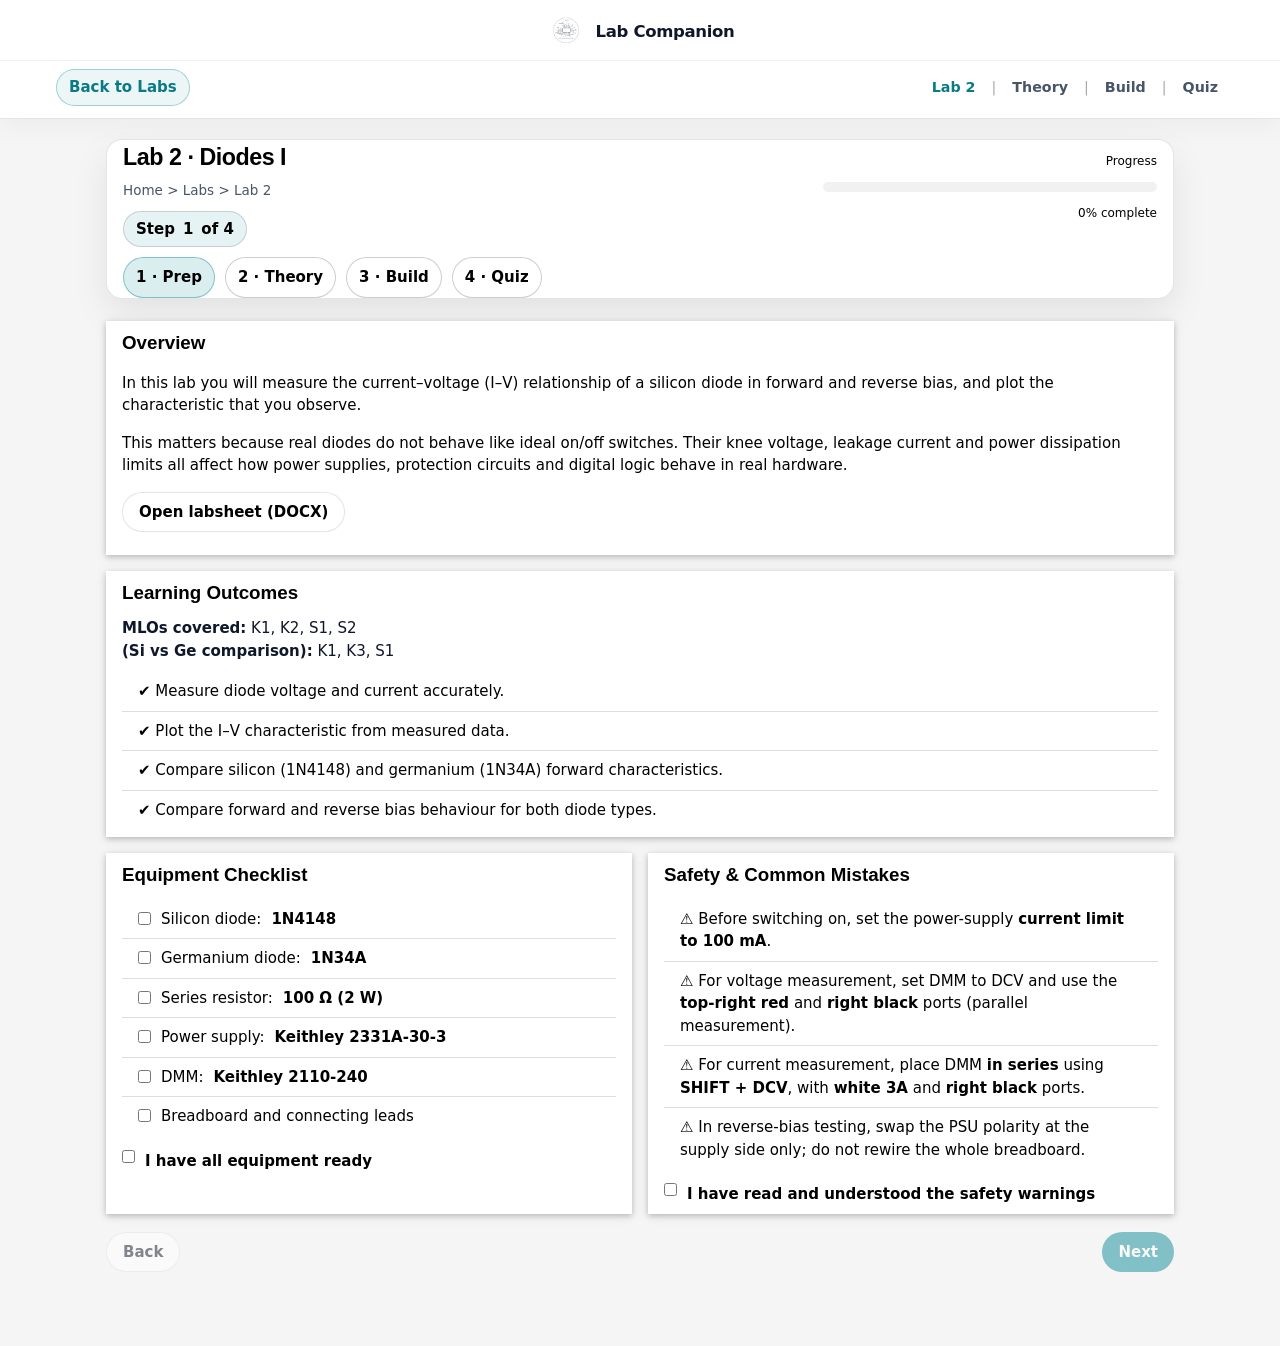
<file: Lab2.html>
<!DOCTYPE html>
<html lang="en">
<head>
  <meta charset="UTF-8" />
  <meta name="viewport" content="width=device-width, initial-scale=1.0" />
  <title>Lab 2 – Diodes I | Lab Companion</title>

  <link rel="stylesheet" href="https://www.w3schools.com/w3css/4/w3.css" />
  <link rel="stylesheet" href="styles.css" />
</head>
<body>

  <header class="w3-bar header-bar">
    <div class="header-top">
      <a href="ColHomePage.html" class="logo-wrap" aria-label="Go to homepage">
        <img src="logo.png" alt="Lab Companion logo" class="logo-img" />
        <span class="logo-label">Lab Companion</span>
      </a>
    </div>

    <div class="header-bottom">
      <div class="lab-page-nav" aria-label="Lab navigation">
        <a href="ColHomePage.html#pick-labs" class="back-to-labs">Back to Labs</a>
        <div class="lab-context-nav">
          <a href="Lab2.html" class="lab-context-link active">Lab 2</a>
          <span class="lab-context-sep">|</span>
          <a href="#" class="lab-context-link" data-step="2">Theory</a>
          <span class="lab-context-sep">|</span>
          <a href="#" class="lab-context-link" data-step="3">Build</a>
          <span class="lab-context-sep">|</span>
          <a href="#" class="lab-context-link" data-step="4">Quiz</a>
        </div>
      </div>
    </div>
  </header>

  <main class="lab-page-wrap">
    <section class="w3-card w3-white lab-header-bar">
      <div class="w3-row-padding">
        <div class="w3-col m8 s12">
          <h1 class="lab-header-title">Lab 2 · Diodes I</h1>
          <p class="lab-breadcrumb">Home &gt; Labs &gt; Lab 2</p>

          <div class="lab-stepper">
            <div class="lab-stepper-top">
              <span class="lab-step-badge">
                Step <span id="step-number">1</span> of 4
              </span>
              <span class="lab-step-title" id="step-title">Before You Start</span>
            </div>
            <div class="lab-stepper-buttons" aria-label="Lab step navigation">
              <button class="lab-step-btn active" type="button" data-step="1">1 · Prep</button>
              <button class="lab-step-btn" type="button" data-step="2">2 · Theory</button>
              <button class="lab-step-btn" type="button" data-step="3">3 · Build</button>
              <button class="lab-step-btn" type="button" data-step="4">4 · Quiz</button>
            </div>
          </div>
        </div>
        <div class="w3-col m4 s12">
          <p class="w3-small w3-right-align">Progress</p>
          <div class="lab-progress-track w3-light-grey">
            <div id="lab-progress-fill" class="lab-progress-fill"></div>
          </div>
          <p id="lab-progress-text" class="w3-small w3-right-align">0% complete</p>
        </div>
      </div>
    </section>

    <div class="lab-step" id="step-1">
    <section class="w3-section">
      <div class="w3-card w3-white w3-padding">
        <h2 class="lab-section-title">Overview</h2>
        <p>
          In this lab you will measure the current–voltage (I–V) relationship of a silicon diode in
          forward and reverse bias, and plot the characteristic that you observe.
        </p>
        <p>
          This matters because real diodes do not behave like ideal on/off switches. Their knee voltage,
          leakage current and power dissipation limits all affect how power supplies, protection circuits
          and digital logic behave in real hardware.
        </p>
        <p style="margin-top: 12px;">
          <a class="w3-button btn-how-it-works" href="lab%202%20%20-%20Diodes%20I_v2.docx" target="_blank" rel="noopener">
            Open labsheet (DOCX)
          </a>
        </p>
      </div>
    </section>

    <section class="w3-section">
      <div class="w3-card w3-white w3-padding">
        <h2 class="lab-section-title">Learning Outcomes</h2>
        <p class="lab-mlo">
          <strong>MLOs covered:</strong> K1, K2, S1, S2<br />
          <strong>(Si vs Ge comparison):</strong> K1, K3, S1
        </p>
        <ul class="w3-ul">
          <li>✔ Measure diode voltage and current accurately.</li>
          <li>✔ Plot the I–V characteristic from measured data.</li>
          <li>✔ Compare silicon (1N4148) and germanium (1N34A) forward characteristics.</li>
          <li>✔ Compare forward and reverse bias behaviour for both diode types.</li>
        </ul>
      </div>
    </section>

    <section class="w3-section">
      <div class="lab-two-col">
        <div class="w3-card w3-white w3-padding">
          <h2 class="lab-section-title">Equipment Checklist</h2>
          <ul class="w3-ul">
            <li><label class="checklist-option"><input type="checkbox" class="prog-cb" />Silicon diode: <strong>1N4148</strong></label></li>
            <li><label class="checklist-option"><input type="checkbox" class="prog-cb" />Germanium diode: <strong>1N34A</strong></label></li>
            <li><label class="checklist-option"><input type="checkbox" class="prog-cb" />Series resistor: <strong>100 Ω (2 W)</strong></label></li>
            <li><label class="checklist-option"><input type="checkbox" class="prog-cb" />Power supply: <strong>Keithley 2331A-30-3</strong></label></li>
            <li><label class="checklist-option"><input type="checkbox" class="prog-cb" />DMM: <strong>Keithley 2110-240</strong></label></li>
            <li><label class="checklist-option"><input type="checkbox" class="prog-cb" />Breadboard and connecting leads</label></li>
          </ul>
          <label class="progress-check">
            <input type="checkbox" class="prog-cb" />
            <span>I have all equipment ready</span>
          </label>
        </div>
        <div class="w3-card w3-white w3-padding">
          <h2 class="lab-section-title">Safety &amp; Common Mistakes</h2>
          <ul class="w3-ul">
            <li>⚠ Before switching on, set the power-supply <strong>current limit to 100 mA</strong>.</li>
            <li>⚠ For voltage measurement, set DMM to DCV and use the <strong>top-right red</strong> and <strong>right black</strong> ports (parallel measurement).</li>
            <li>⚠ For current measurement, place DMM <strong>in series</strong> using <strong>SHIFT + DCV</strong>, with <strong>white 3A</strong> and <strong>right black</strong> ports.</li>
            <li>⚠ In reverse-bias testing, swap the PSU polarity at the supply side only; do not rewire the whole breadboard.</li>
          </ul>
          <label class="progress-check">
            <input type="checkbox" class="prog-cb" />
            <span>I have read and understood the safety warnings</span>
          </label>
        </div>
      </div>
    </section>

    <div class="lab-nav-buttons">
      <button class="w3-button btn-how-it-works lab-prev" type="button" disabled>Back</button>
      <button class="w3-button btn-start-lab lab-next" type="button">Next</button>
    </div>
    </div>

    <div class="lab-step" id="step-2" style="display:none;">
    <section class="w3-section">
      <div class="w3-card w3-white w3-padding">
        <h2 class="lab-section-title">Theory Mini-Lesson</h2>
        <p class="lab-section-subtitle">2–4 minute read – key ideas only</p>
        <p>
          A diode ideally conducts in one direction only. In practice, very little current flows until a
          "knee" voltage is reached (about 0.6–0.7 V for silicon, about 0.2–0.3 V for germanium). Beyond
          this point the current rises quickly for small changes in voltage.
        </p>
        <p>
          In reverse bias, only a tiny leakage current flows until breakdown, which is far above the
          voltages used in this lab. A series resistor is therefore used to limit the current so the
          diode stays within its safe operating area.
        </p>
        <p>
          In this experiment you compare two devices: silicon (1N4148) and
          germanium (1N34A). Silicon typically turns on around
          <strong>0.6–0.7 V</strong>, while germanium turns on around <strong>0.2–0.3 V</strong>.
          The different knee behaviour is linked to different semiconductor material properties.
        </p>
        <p>The power in the diode at any instant is:</p>
        <p><code>P = V<sub>D</sub> × I<sub>D</sub></code></p>
        <label class="progress-check">
          <input type="checkbox" class="prog-cb" />
          <span>I have read the theory section</span>
        </label>
      </div>
    </section>

    <section class="w3-section">
      <div class="w3-card w3-white w3-padding">
        <h2 class="lab-section-title">Theory Video</h2>
        <p class="lab-section-subtitle">PPT narration – watch before you start building</p>
        <div class="w3-card w3-padding lab-video-item" data-url="lab2-theory.mp4">
          <p><strong>▶ Lecture Recording (Theory)</strong></p>
          <p class="w3-small">Diode background concepts and expected I–V behaviour.</p>
        </div>
        <label class="progress-check">
          <input type="checkbox" class="prog-cb" />
          <span>I have watched the theory video</span>
        </label>
      </div>
    </section>

    <div class="lab-nav-buttons">
      <button class="w3-button btn-how-it-works lab-prev" type="button">Back</button>
      <button class="w3-button btn-start-lab lab-next" type="button">Next</button>
    </div>
    </div>

    <div class="lab-step" id="step-3" style="display:none;">
    <section class="w3-section">
      <div class="w3-card w3-white w3-padding">
        <h2 class="lab-section-title">Step-by-Step Procedure</h2>
        <ol>
          <li>
            <strong>Task 1: Complete diode datasheet values before building</strong>
            <br />
            Fill in the key datasheet values for both <strong>1N4148</strong> and <strong>1N34A</strong>:
            rated wattage, maximum forward current, and peak reverse voltage.
            <br /><span class="w3-small">Hint: prepare this table first so you can compare your measured values against limits later.</span>
            <label class="progress-check">
              <input type="checkbox" class="prog-cb" />
              <span>Task 1 complete</span>
            </label>
          </li>
          <li>
            <strong>Task 2: Forward-bias measurements for silicon diode (1N4148)</strong>
            <br />
            Build PSU to 100 Ω resistor to diode. Set current limit to <strong>100 mA</strong> before enabling output.
            Set target current values (<strong>100, 50, 20, 10, 5, 2, 1 mA</strong>) and record diode voltage at each point.
            Then set fixed voltages (<strong>0.5 V, 0.25 V, 0.1 V</strong>) to capture low-current data.
            <br /><span class="w3-small">Hint: voltage measurement uses DMM in parallel (DCV, top-right red + right black). Current measurement uses series insertion (SHIFT + DCV, white 3A + right black).</span>
            <label class="progress-check">
              <input type="checkbox" class="prog-cb" />
              <span>Task 2 complete</span>
            </label>
          </li>
          <li>
            <strong>Task 3: Reverse-bias sweep and repeat for germanium (1N34A)</strong>
            <br />
            For reverse bias, swap <strong>PSU + and − leads on the supply side</strong> and measure from
            <strong>0 V to −10 V</strong> in <strong>−2 V steps</strong>.
            Repeat forward + reverse process for <strong>1N34A</strong>, then plot both I–V curves in Excel
            with clear axis labels and titles.
            <br /><span class="w3-small">Hint: keep the same measurement method and table format for both diodes so comparison is valid.</span>
            <label class="progress-check">
              <input type="checkbox" class="prog-cb" />
              <span>Task 3 complete</span>
            </label>
          </li>
        </ol>
      </div>
    </section>

    <section class="w3-section">
      <div class="w3-card w3-white w3-padding">
        <h2 class="lab-section-title">Data Capture &amp; Calculations</h2>
        <p class="lab-section-subtitle">Use the blank tables provided in the linked labsheet (silicon and germanium).</p>
        <p class="w3-small" style="margin-top:0;">
          Record your forward-bias and reverse-bias data in the labsheet tables, then plot both I–V curves in Excel
          with clearly labelled axes and titles (silicon vs germanium).
        </p>
        <label class="progress-check">
          <input type="checkbox" class="prog-cb" />
          <span>I have recorded my measurements</span>
        </label>
      </div>
    </section>

    <section class="w3-section">
      <div class="w3-card w3-white w3-padding">
        <h2 class="lab-section-title">Build Step Video Placeholder</h2>
        <div class="w3-card w3-padding lab-video-item" data-url="lab2-video.mp4">
          <p><strong>▶ Building the Diode Test Circuit</strong></p>
          <p class="w3-small">Follow the guided wiring and measurement checks for this lab.</p>
        </div>
        <label class="progress-check">
          <input type="checkbox" class="prog-cb" />
          <span>I have watched the video</span>
        </label>
      </div>
    </section>

    <div class="lab-nav-buttons">
      <button class="w3-button btn-how-it-works lab-prev" type="button">Back</button>
      <button class="w3-button btn-start-lab lab-next" type="button">Next</button>
    </div>
    </div>

    <div class="lab-step" id="step-4" style="display:none;">
    <section class="w3-section">
      <div class="w3-card w3-white w3-padding">
        <h2 class="lab-section-title">Interactive Quiz</h2>
        <p class="lab-section-subtitle">Instant feedback with explanation</p>

        <p><strong>1. In forward bias, how should the diode be connected?</strong></p>
        <div class="lab-quiz-options">
          <label><input type="radio" name="q1" value="a" /> Anode to negative, cathode to positive.</label>
          <label><input type="radio" name="q1" value="b" /> Anode to positive, cathode to negative.</label>
          <label><input type="radio" name="q1" value="c" /> It does not matter; a diode is symmetrical.</label>
        </div>

        <p><strong>2. V<sub>D</sub> = 0.7 V and I<sub>D</sub> = 40 mA. What is the power in the diode?</strong></p>
        <input id="q2" class="w3-input w3-border lab-quiz-input" type="number" placeholder="Answer in mW" />

        <p><strong>3. Spot the mistake:</strong> A student connects the ammeter directly across the power
          supply in parallel with the circuit. What is wrong?</p>
        <div class="lab-quiz-options">
          <label><input type="radio" name="q3" value="a" /> Nothing – this is the correct way to measure current.</label>
          <label><input type="radio" name="q3" value="b" /> The ammeter should be in series; this connection can short the supply.</label>
          <label><input type="radio" name="q3" value="c" /> The diode should also be in parallel with the ammeter.</label>
        </div>

        <button id="quiz-submit" class="w3-button btn-how-it-works" type="button">Submit</button>
        <p id="quiz-feedback" class="lab-quiz-feedback"></p>
      </div>
    </section>

    <section class="w3-section">
      <div class="w3-card w3-white w3-padding">
        <h2 class="lab-section-title">Post-Lab Reflection</h2>
        <ul class="lab-reflection-list">
          <li>Silicon: From your graph, estimate the turn-on (knee) region and explain your method.</li>
          <li>Silicon: How closely did reverse current remain near zero from 0 to −10 V?</li>
          <li>Silicon: Which measured point differed most from expectation, and what setup issue might explain it?</li>
          <li>Silicon: How do datasheet limits (IF max, PRV, power) influence your measurement range choices?</li>
          <li>Silicon: Why is current-limit configuration before power-on important in this experiment?</li>
          <li>Silicon: How would probe/meter placement errors distort the I–V curve shape?</li>
          <li>Germanium: Compare the knee region with silicon and explain the practical implication.</li>
          <li>Germanium: Did reverse leakage differ from silicon in your data? Explain what you observed.</li>
          <li>Germanium: Which applications benefit from lower forward turn-on behaviour?</li>
        </ul>
        <label class="progress-check">
          <input type="checkbox" class="prog-cb" />
          <span>I have completed my reflection</span>
        </label>
      </div>
    </section>
    <div class="lab-nav-buttons">
      <button class="w3-button btn-how-it-works lab-prev" type="button">Back</button>
      <button class="w3-button btn-start-lab lab-next" type="button" disabled>Next</button>
    </div>
    </div>
  </main>

  <script>
    (function () {
      var currentStep = 1;
      var totalSteps = 4;
      var stepTitleMap = {
        1: "Before You Start",
        2: "Theory & Background",
        3: "Practical Build",
        4: "Quiz & Reflection"
      };

      var stepNumberEl = document.getElementById("step-number");
      var stepTitleEl = document.getElementById("step-title");
      var stepBtns = document.querySelectorAll(".lab-step-btn");
      var contextLinks = document.querySelectorAll(".lab-context-link[data-step]");

      function isStepComplete(step) {
        var stepEl = document.getElementById("step-" + step);
        if (!stepEl) return true;
        var stepChecks = stepEl.querySelectorAll(".prog-cb");
        if (!stepChecks.length) return true;
        var complete = true;
        stepChecks.forEach(function (cb) {
          if (!cb.checked) complete = false;
        });
        return complete;
      }

      function canNavigateTo(targetStep) {
        for (var i = 1; i < targetStep; i++) {
          if (!isStepComplete(i)) return false;
        }
        return true;
      }

      function showStep(step, keepScroll) {
        currentStep = step;
        for (var i = 1; i <= totalSteps; i++) {
          var el = document.getElementById("step-" + i);
          if (el) el.style.display = (i === step) ? "block" : "none";
        }
        if (stepNumberEl) stepNumberEl.textContent = String(step);
        if (stepTitleEl) stepTitleEl.textContent = stepTitleMap[step] || "Step";

        stepBtns.forEach(function (btn) {
          var s = parseInt(btn.getAttribute("data-step"), 10);
          if (s === step) btn.classList.add("active");
          else btn.classList.remove("active");
        });
        contextLinks.forEach(function (link) {
          var s = parseInt(link.getAttribute("data-step"), 10);
          if (s === step) link.classList.add("active");
          else link.classList.remove("active");
        });
        document.querySelectorAll(".lab-prev").forEach(function (b) {
          b.disabled = (currentStep === 1);
        });
        document.querySelectorAll(".lab-next").forEach(function (b) {
          b.disabled = (currentStep === totalSteps) || !isStepComplete(currentStep);
        });
        if (!keepScroll) window.scrollTo({ top: 0, behavior: "smooth" });
      }

      function nextStep() {
        if (currentStep < totalSteps && isStepComplete(currentStep)) showStep(currentStep + 1);
      }
      function prevStep() {
        if (currentStep > 1) showStep(currentStep - 1);
      }

      stepBtns.forEach(function (btn) {
        btn.addEventListener("click", function () {
          var s = parseInt(btn.getAttribute("data-step"), 10);
          if (!isNaN(s) && canNavigateTo(s)) showStep(s);
        });
      });
      contextLinks.forEach(function (link) {
        link.addEventListener("click", function (event) {
          event.preventDefault();
          var s = parseInt(link.getAttribute("data-step"), 10);
          if (!isNaN(s) && canNavigateTo(s)) showStep(s);
        });
      });
      document.querySelectorAll(".lab-next").forEach(function (btn) {
        btn.addEventListener("click", nextStep);
      });
      document.querySelectorAll(".lab-prev").forEach(function (btn) {
        btn.addEventListener("click", prevStep);
      });

      var checkboxes = document.querySelectorAll(".prog-cb");
      var progressFill = document.getElementById("lab-progress-fill");
      var progressText = document.getElementById("lab-progress-text");

      function updateProgress() {
        var total = checkboxes.length;
        var checked = 0;
        checkboxes.forEach(function (cb) { if (cb.checked) checked++; });
        var pct = total ? Math.round((checked / total) * 100) : 0;
        progressFill.style.width = pct + "%";
        progressText.textContent = pct + "% complete";
      }

      checkboxes.forEach(function (cb) {
        cb.addEventListener("change", function () {
          updateProgress();
          showStep(currentStep, true);
        });
      });

      // Auto-check equipment list when "I have all equipment ready" is ticked
      (function () {
        var readyLabel = Array.prototype.find.call(
          document.querySelectorAll("#step-1 .progress-check"),
          function (l) { return (l.textContent || "").indexOf("I have all equipment ready") !== -1; }
        );
        var readyCb = readyLabel ? readyLabel.querySelector("input.prog-cb") : null;
        var card = readyLabel ? readyLabel.closest(".w3-card") : null;
        var equipCbs = card ? card.querySelectorAll("ul .prog-cb") : null;
        if (!readyCb || !equipCbs) return;

        readyCb.addEventListener("change", function () {
          if (!readyCb.checked) return;
          equipCbs.forEach(function (cb) { cb.checked = true; });
          updateProgress();
          showStep(currentStep, true);
        });
      })();

      var submitBtn = document.getElementById("quiz-submit");
      var feedback = document.getElementById("quiz-feedback");

      if (submitBtn) {
        submitBtn.addEventListener("click", function () {
          var score = 0;
          var total = 3;
          var messages = [];

          var q1 = document.querySelector("input[name='q1']:checked");
          if (!q1) {
            messages.push("Q1: Please select an answer.");
          } else if (q1.value === "b") {
            score++;
            messages.push("Q1: ✅ Correct — forward bias means anode at higher potential than cathode.");
          } else if (q1.value === "a") {
            messages.push("Q1: ❌ Not quite — that connection is reverse bias, so current is very small.");
          } else {
            messages.push("Q1: ❌ Not quite — diodes are directional devices, so orientation matters.");
          }

          var q2Value = parseFloat(document.getElementById("q2").value);
          if (isNaN(q2Value)) {
            messages.push("Q2: Please enter a number (mW).");
          } else if (Math.abs(q2Value - 28) <= 1) {
            score++;
            messages.push("Q2: ✅ Correct — P = V × I = 0.7 × 0.04 = 0.028 W = <strong>28 mW</strong>.");
          } else {
            messages.push("Q2: ❌ Check the units: 40 mA = 0.04 A, so P = 0.7 × 0.04 = 0.028 W = <strong>28 mW</strong>.");
          }

          var q3 = document.querySelector("input[name='q3']:checked");
          if (!q3) {
            messages.push("Q3: Please select an answer.");
          } else if (q3.value === "b") {
            score++;
            messages.push("Q3: ✅ Correct — an ammeter must be in series. Parallel connection can create a near short.");
          } else if (q3.value === "a") {
            messages.push("Q3: ❌ Not quite — this is unsafe and can short the supply.");
          } else {
            messages.push("Q3: ❌ Not quite — the key issue is ammeter placement (series vs parallel), not adding another parallel branch.");
          }

          var header = (score === total)
            ? "<strong>Great work — " + score + " / " + total + ".</strong>"
            : "<strong>You scored " + score + " / " + total + ".</strong> Use the feedback below and retry.";
          feedback.innerHTML = header + "<br><br>" + messages.join("<br><br>");
        });
      }

      document.querySelectorAll(".lab-video-item").forEach(function (card) {
        card.addEventListener("click", function () {
          var url = card.getAttribute("data-url");
          if (url) window.open(url, "_blank");
        });
      });

      showStep(1);
      updateProgress();
    })();
  </script>
</body>
</html>
</file>
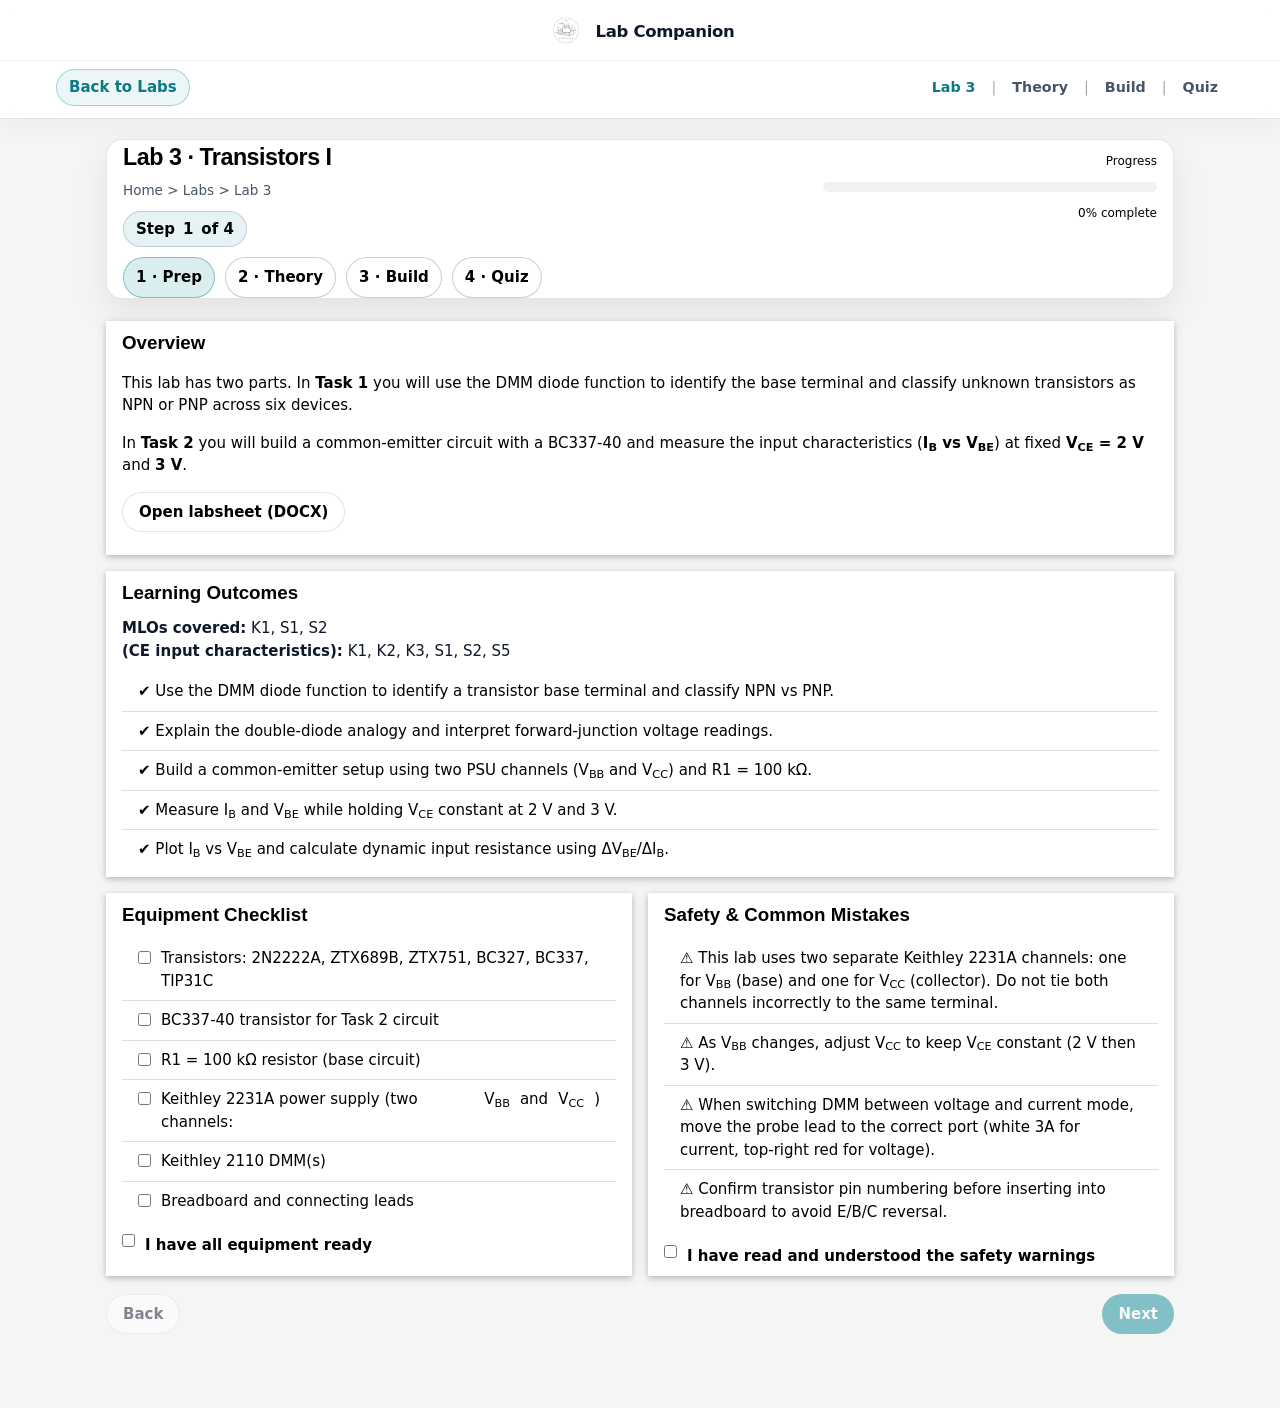
<file: Lab3.html>
<!DOCTYPE html>
<html lang="en">
<head>
  <meta charset="UTF-8" />
  <meta name="viewport" content="width=device-width, initial-scale=1.0" />
  <title>Lab 3 – Transistors I | Lab Companion</title>

  <link rel="stylesheet" href="https://www.w3schools.com/w3css/4/w3.css" />
  <link rel="stylesheet" href="styles.css" />
</head>
<body>

  <header class="w3-bar header-bar">
    <div class="header-top">
      <a href="ColHomePage.html" class="logo-wrap" aria-label="Go to homepage">
        <img src="logo.png" alt="Lab Companion logo" class="logo-img" />
        <span class="logo-label">Lab Companion</span>
      </a>
    </div>

    <div class="header-bottom">
      <div class="lab-page-nav" aria-label="Lab navigation">
        <a href="ColHomePage.html#pick-labs" class="back-to-labs">Back to Labs</a>
        <div class="lab-context-nav">
          <a href="Lab3.html" class="lab-context-link active">Lab 3</a>
          <span class="lab-context-sep">|</span>
          <a href="#" class="lab-context-link" data-step="2">Theory</a>
          <span class="lab-context-sep">|</span>
          <a href="#" class="lab-context-link" data-step="3">Build</a>
          <span class="lab-context-sep">|</span>
          <a href="#" class="lab-context-link" data-step="4">Quiz</a>
        </div>
      </div>
    </div>
  </header>

  <main class="lab-page-wrap">
    <section class="w3-card w3-white lab-header-bar">
      <div class="w3-row-padding">
        <div class="w3-col m8 s12">
          <h1 class="lab-header-title">Lab 3 · Transistors I</h1>
          <p class="lab-breadcrumb">Home &gt; Labs &gt; Lab 3</p>
          <div class="lab-stepper">
            <div class="lab-stepper-top">
              <span class="lab-step-badge">
                Step <span id="step-number">1</span> of 4
              </span>
              <span class="lab-step-title" id="step-title">Before You Start</span>
            </div>
            <div class="lab-stepper-buttons" aria-label="Lab step navigation">
              <button class="lab-step-btn active" type="button" data-step="1">1 · Prep</button>
              <button class="lab-step-btn" type="button" data-step="2">2 · Theory</button>
              <button class="lab-step-btn" type="button" data-step="3">3 · Build</button>
              <button class="lab-step-btn" type="button" data-step="4">4 · Quiz</button>
            </div>
          </div>
        </div>
        <div class="w3-col m4 s12">
          <p class="w3-small w3-right-align">Progress</p>
          <div class="lab-progress-track w3-light-grey">
            <div id="lab-progress-fill" class="lab-progress-fill"></div>
          </div>
          <p id="lab-progress-text" class="w3-small w3-right-align">0% complete</p>
        </div>
      </div>
    </section>

    <div class="lab-step" id="step-1">
      <section class="w3-section">
        <div class="w3-card w3-white w3-padding">
          <h2 class="lab-section-title">Overview</h2>
          <p>This lab has two parts. In <strong>Task 1</strong> you will use the DMM diode function to identify the base terminal and classify unknown transistors as NPN or PNP across six devices.</p>
          <p>In <strong>Task 2</strong> you will build a common-emitter circuit with a BC337-40 and measure the input characteristics (<strong>I<sub>B</sub> vs V<sub>BE</sub></strong>) at fixed <strong><span class="nowrap">V<sub>CE</sub></span> = 2 V</strong> and <strong>3 V</strong>.</p>
          <p style="margin-top: 12px;">
            <a class="w3-button btn-how-it-works" href="Lab%206%20-%20Transistors%20I_v2.docx" target="_blank" rel="noopener">
              Open labsheet (DOCX)
            </a>
          </p>
        </div>
      </section>

      <section class="w3-section">
        <div class="w3-card w3-white w3-padding">
          <h2 class="lab-section-title">Learning Outcomes</h2>
          <p class="lab-mlo">
            <strong>MLOs covered:</strong> K1, S1, S2<br />
            <strong>(CE input characteristics):</strong> K1, K2, K3, S1, S2, S5
          </p>
          <ul class="w3-ul">
            <li>✔ Use the DMM diode function to identify a transistor base terminal and classify NPN vs PNP.</li>
            <li>✔ Explain the double-diode analogy and interpret forward-junction voltage readings.</li>
            <li>✔ Build a common-emitter setup using two PSU channels (<span class="nowrap">V<sub>BB</sub></span> and <span class="nowrap">V<sub>CC</sub></span>) and R1 = 100 kΩ.</li>
            <li>✔ Measure I<sub>B</sub> and <span class="nowrap">V<sub>BE</sub></span> while holding <span class="nowrap">V<sub>CE</sub></span> constant at 2 V and 3 V.</li>
            <li>✔ Plot I<sub>B</sub> vs V<sub>BE</sub> and calculate dynamic input resistance using ΔV<sub>BE</sub>/ΔI<sub>B</sub>.</li>
          </ul>
        </div>
      </section>

      <section class="w3-section">
        <div class="lab-two-col">
          <div class="w3-card w3-white w3-padding">
            <h2 class="lab-section-title">Equipment Checklist</h2>
            <ul class="w3-ul">
              <li><label class="checklist-option"><input type="checkbox" class="prog-cb" />Transistors: 2N2222A, ZTX689B, ZTX751, BC327, BC337, TIP31C</label></li>
              <li><label class="checklist-option"><input type="checkbox" class="prog-cb" />BC337-40 transistor for Task 2 circuit</label></li>
              <li><label class="checklist-option"><input type="checkbox" class="prog-cb" />R1 = 100 kΩ resistor (base circuit)</label></li>
              <li><label class="checklist-option"><input type="checkbox" class="prog-cb" />Keithley 2231A power supply (two channels: <span class="nowrap">V<sub>BB</sub></span> and <span class="nowrap">V<sub>CC</sub></span>)</label></li>
              <li><label class="checklist-option"><input type="checkbox" class="prog-cb" />Keithley 2110 DMM(s)</label></li>
              <li><label class="checklist-option"><input type="checkbox" class="prog-cb" />Breadboard and connecting leads</label></li>
            </ul>
            <label class="progress-check"><input type="checkbox" class="prog-cb" /><span>I have all equipment ready</span></label>
          </div>
          <div class="w3-card w3-white w3-padding">
            <h2 class="lab-section-title">Safety &amp; Common Mistakes</h2>
            <ul class="w3-ul">
              <li>⚠ This lab uses two separate Keithley 2231A channels: one for <span class="nowrap">V<sub>BB</sub></span> (base) and one for <span class="nowrap">V<sub>CC</sub></span> (collector). Do not tie both channels incorrectly to the same terminal.</li>
              <li>⚠ As <span class="nowrap">V<sub>BB</sub></span> changes, adjust <span class="nowrap">V<sub>CC</sub></span> to keep <span class="nowrap">V<sub>CE</sub></span> constant (2 V then 3 V).</li>
              <li>⚠ When switching DMM between voltage and current mode, move the probe lead to the correct port (white 3A for current, top-right red for voltage).</li>
              <li>⚠ Confirm transistor pin numbering before inserting into breadboard to avoid E/B/C reversal.</li>
            </ul>
            <label class="progress-check"><input type="checkbox" class="prog-cb" /><span>I have read and understood the safety warnings</span></label>
          </div>
        </div>
      </section>

      <div class="lab-nav-buttons">
        <button class="w3-button btn-how-it-works lab-prev" type="button" disabled>Back</button>
        <button class="w3-button btn-start-lab lab-next" type="button">Next</button>
      </div>
    </div>

    <div class="lab-step" id="step-2" style="display:none;">
      <section class="w3-section">
        <div class="w3-card w3-white w3-padding">
          <h2 class="lab-section-title">Theory Mini-Lesson</h2>
          <p class="lab-section-subtitle">2–4 minute read – key ideas only</p>
          <h3 style="margin:12px 0 6px; font-size:1.05rem;">1) Double-diode analogy for BJT identification</h3>
          <p>A BJT contains two PN junctions, so it behaves like two diodes sharing the base terminal. For an NPN transistor, both base-emitter and base-collector junctions conduct when the red DMM probe is on base and black probe on emitter/collector (about 0.6 V for silicon). Reversing probes gives OL.</p>
          <p>If forward readings appear when red is on the shared terminal, the transistor is NPN. If forward readings appear when black is on the shared terminal, it is PNP.</p>

          <h3 style="margin:12px 0 6px; font-size:1.05rem;">2) Common-emitter input characteristics</h3>
          <p>In this lab, you measure the input curve by plotting <strong>I<sub>B</sub> vs V<sub>BE</sub></strong> at fixed V<sub>CE</sub>. Common-emitter is widely used because it can provide voltage, current, and power gain.</p>
          <p>V<sub>CC</sub> sets collector supply, V<sub>CE</sub> is collector-emitter voltage, and V<sub>BE</sub> is base-emitter voltage that controls base current.</p>

          <h3 style="margin:12px 0 6px; font-size:1.05rem;">3) Dynamic input resistance</h3>
          <p>The input characteristic looks diode-like. In the steeper region, dynamic input resistance can be estimated from <code>ΔV<sub>BE</sub> / ΔI<sub>B</sub></code>, i.e., the reciprocal of the local I<sub>B</sub>-V<sub>BE</sub> slope.</p>
          <label class="progress-check"><input type="checkbox" class="prog-cb" /><span>I have read the theory section</span></label>
        </div>
      </section>

      <section class="w3-section">
        <div class="w3-card w3-white w3-padding">
          <h2 class="lab-section-title">Theory Video</h2>
          <p class="lab-section-subtitle">PPT narration – watch before you start building</p>
          <div class="w3-card w3-padding lab-video-item" data-url="lab3-theory.mp4">
            <p><strong>▶ Lecture Recording (Theory)</strong></p>
            <p class="w3-small">BJT operation regions, current gain and biasing essentials.</p>
          </div>
          <label class="progress-check"><input type="checkbox" class="prog-cb" /><span>I have watched the theory video</span></label>
        </div>
      </section>

      <div class="lab-nav-buttons">
        <button class="w3-button btn-how-it-works lab-prev" type="button">Back</button>
        <button class="w3-button btn-start-lab lab-next" type="button">Next</button>
      </div>
    </div>

    <div class="lab-step" id="step-3" style="display:none;">
      <section class="w3-section">
        <div class="w3-card w3-white w3-padding">
          <h2 class="lab-section-title">Step-by-Step Procedure</h2>
          <ol>
            <li><strong>Task 1 — Double-diode identification for six transistors</strong><br />
              Hold each transistor with flat/printed side facing you: left pin = 1, middle = 2, right = 3.
              Set DMM to diode function and record all pin pairs:
              1 to 2, 2 to 1, 2 to 3, 3 to 2, 3 to 1, 1 to 3 (red probe on first number). Identify base terminal and classify NPN/PNP.
              Repeat for 2N2222A, ZTX689B, ZTX751, BC327, BC337, TIP31C.
              Then look up KSP2222 datasheet and fill VCBO, VEBO, and minimum hFE at VCE = 10 V, IC = 1 mA.
              <label class="progress-check"><input type="checkbox" class="prog-cb" /><span>Task 1 complete</span></label>
            </li>
            <li><strong>Task 2 — Build common-emitter input-characteristic circuit (BC337-40)</strong><br />
              Build Figure 7 style circuit with two PSU channels: Channel 1 = VBB (base path through R1 = 100 kΩ),
              Channel 2 = VCC (collector path). Use DMM 1 in series with R1 to measure IB
              (white 3A + black port, SHIFT then DCV), and DMM 2 in parallel for VBE/VCE
              (top-right red + black port, DCV).

              <div class="common-mistake-box">
                <strong>Common mistake:</strong>
                Students sometimes swap collector and emitter connections on the BC337 transistor. This allows the circuit to partially operate but produces incorrect measurements.
              </div>

              <div class="expected-result-box">
                <strong>Expected Result:</strong>
                Base-Emitter voltage should normally be between 0.6 V and 0.7 V for a silicon transistor.<br>
                Values significantly lower suggest insufficient base current.<br>
                Values significantly higher indicate wiring error.
              </div>

              <label class="progress-check"><input type="checkbox" class="prog-cb" /><span>Task 2 complete</span></label>
            </li>
            <li><strong>Task 3 — Sweep VBB and keep VCE constant</strong><br />
              First set VCE = 2 V and keep it constant while sweeping VBB (0.1 V to 5 V per table). Record IB and VBE.
              Then repeat entire sweep at VCE = 3 V. Plot IB vs VBE curves (both VCE values on one graph), and calculate dynamic input resistance using ΔVBE/ΔIB from the linear region.
              <label class="progress-check"><input type="checkbox" class="prog-cb" /><span>Task 3 complete</span></label>
            </li>
          </ol>
        </div>
      </section>

      <section class="w3-section">
        <div class="w3-card w3-white w3-padding">
          <h2 class="lab-section-title">Data Capture &amp; Calculations</h2>
          <p class="lab-section-subtitle" style="margin-top:6px;">
            Use the blank tables provided in the linked labsheet for Task 1 identification and Task 2 input-characteristics measurements.
          </p>
          <p class="w3-small" style="margin-top:0;">
            Record your readings in the labsheet tables, then plot both I<sub>B</sub> vs V<sub>BE</sub> curves (VCE = 2 V and 3 V) on one graph and extract dynamic input resistance from the linear region using ΔVBE/ΔIB.
          </p>
          <label class="progress-check"><input type="checkbox" class="prog-cb" /><span>I have recorded my measurements</span></label>
        </div>
      </section>

      <section class="w3-section">
        <div class="w3-card w3-white w3-padding">
          <h2 class="lab-section-title">Build Step Video Placeholder</h2>
          <div class="w3-card w3-padding lab-video-item" data-url="lab3-video.mp4">
            <p><strong>▶ Building the BJT Bias Circuit</strong></p>
            <p class="w3-small">Follow the guided wiring and measurement checks for this lab.</p>
          </div>
          <label class="progress-check"><input type="checkbox" class="prog-cb" /><span>I have watched the video</span></label>
        </div>
      </section>

      <div class="lab-nav-buttons">
        <button class="w3-button btn-how-it-works lab-prev" type="button">Back</button>
        <button class="w3-button btn-start-lab lab-next" type="button">Next</button>
      </div>
    </div>

    <div class="lab-step" id="step-4" style="display:none;">
      <section class="w3-section">
        <div class="w3-card w3-white w3-padding">
          <h2 class="lab-section-title">Interactive Quiz</h2>
          <p class="lab-section-subtitle">Check your understanding of Task 1 and Task 2</p>

          <p><strong>1. In an NPN BJT common‑emitter configuration, which terminal is usually connected to the most positive voltage?</strong></p>
          <div class="lab-quiz-options">
            <label><input type="radio" name="q1" value="a" /> Emitter.</label>
            <label><input type="radio" name="q1" value="b" /> Base.</label>
            <label><input type="radio" name="q1" value="c" /> Collector.</label>
          </div>

          <p><strong>2. In DMM diode mode, what do you expect for an NPN transistor when the red probe is on the base and black is on the collector?</strong></p>
          <div class="lab-quiz-options">
            <label><input type="radio" name="q2" value="a" /> OL (open loop).</label>
            <label><input type="radio" name="q2" value="b" /> Approximately 0.6 V.</label>
            <label><input type="radio" name="q2" value="c" /> Approximately 0 V.</label>
          </div>

          <p><strong>3. Spot the mistake:</strong> A student forgets the base resistor and connects the base directly to the supply. What is the risk?</p>
          <div class="lab-quiz-options">
            <label><input type="radio" name="q3" value="a" /> Base current may be too high and damage the transistor.</label>
            <label><input type="radio" name="q3" value="b" /> The transistor will always be off.</label>
            <label><input type="radio" name="q3" value="c" /> Only the emitter resistor is affected.</label>
          </div>

          <button id="quiz-submit" class="w3-button btn-how-it-works" type="button">Submit</button>
          <p id="quiz-feedback" class="lab-quiz-feedback"></p>
        </div>
      </section>

      <section class="w3-section">
        <div class="w3-card w3-white w3-padding">
          <h2 class="lab-section-title">Post-Lab Reflection</h2>
          <ul class="lab-reflection-list">
            <li>In Task 1, did any transistor behave differently? Explain what you observed and why complementary pairs can differ.</li>
            <li>From Table 4, at approximately what VBE does IB start rising significantly? Compare with silicon diode turn-on knowledge.</li>
            <li>Why does VCE drift when VBB changes if VCC is left fixed, and why did you need to keep readjusting VCC?</li>
            <li>From KSP2222 datasheet, what is minimum hFE at VCE = 10 V and IC = 1 mA, and how does it connect to the double-diode model?</li>
          </ul>
          <label class="progress-check"><input type="checkbox" class="prog-cb" /><span>I have completed my reflection</span></label>
        </div>
      </section>

      <div class="lab-nav-buttons">
        <button class="w3-button btn-how-it-works lab-prev" type="button">Back</button>
        <button class="w3-button btn-start-lab lab-next" type="button" disabled>Next</button>
      </div>
    </div>
  </main>

  <script>
    (function () {
      var currentStep = 1;
      var totalSteps = 4;
      var stepTitleMap = {
        1: "Before You Start",
        2: "Theory & Background",
        3: "Practical Build",
        4: "Quiz & Reflection"
      };

      var stepNumberEl = document.getElementById("step-number");
      var stepTitleEl = document.getElementById("step-title");
      var stepBtns = document.querySelectorAll(".lab-step-btn");
      var contextLinks = document.querySelectorAll(".lab-context-link[data-step]");

      function isStepComplete(step) {
        var stepEl = document.getElementById("step-" + step);
        if (!stepEl) return true;
        var stepChecks = stepEl.querySelectorAll(".prog-cb");
        if (!stepChecks.length) return true;
        var complete = true;
        stepChecks.forEach(function (cb) {
          if (!cb.checked) complete = false;
        });
        return complete;
      }

      function canNavigateTo(targetStep) {
        for (var i = 1; i < targetStep; i++) {
          if (!isStepComplete(i)) return false;
        }
        return true;
      }

      function showStep(step, keepScroll) {
        currentStep = step;
        for (var i = 1; i <= totalSteps; i++) {
          var el = document.getElementById("step-" + i);
          if (el) el.style.display = (i === step) ? "block" : "none";
        }
        if (stepNumberEl) stepNumberEl.textContent = String(step);
        if (stepTitleEl) stepTitleEl.textContent = stepTitleMap[step] || "Step";

        stepBtns.forEach(function (btn) {
          var s = parseInt(btn.getAttribute("data-step"), 10);
          if (s === step) btn.classList.add("active");
          else btn.classList.remove("active");
        });
        contextLinks.forEach(function (link) {
          var s = parseInt(link.getAttribute("data-step"), 10);
          if (s === step) link.classList.add("active");
          else link.classList.remove("active");
        });
        document.querySelectorAll(".lab-prev").forEach(function (b) {
          b.disabled = (currentStep === 1);
        });
        document.querySelectorAll(".lab-next").forEach(function (b) {
          b.disabled = (currentStep === totalSteps) || !isStepComplete(currentStep);
        });
        if (!keepScroll) window.scrollTo({ top: 0, behavior: "smooth" });
      }

      function nextStep() {
        if (currentStep < totalSteps && isStepComplete(currentStep)) showStep(currentStep + 1);
      }
      function prevStep() {
        if (currentStep > 1) showStep(currentStep - 1);
      }

      stepBtns.forEach(function (btn) {
        btn.addEventListener("click", function () {
          var s = parseInt(btn.getAttribute("data-step"), 10);
          if (!isNaN(s) && canNavigateTo(s)) showStep(s);
        });
      });
      contextLinks.forEach(function (link) {
        link.addEventListener("click", function (event) {
          event.preventDefault();
          var s = parseInt(link.getAttribute("data-step"), 10);
          if (!isNaN(s) && canNavigateTo(s)) showStep(s);
        });
      });
      document.querySelectorAll(".lab-next").forEach(function (btn) {
        btn.addEventListener("click", nextStep);
      });
      document.querySelectorAll(".lab-prev").forEach(function (btn) {
        btn.addEventListener("click", prevStep);
      });

      var checkboxes = document.querySelectorAll(".prog-cb");
      var progressFill = document.getElementById("lab-progress-fill");
      var progressText = document.getElementById("lab-progress-text");

      function updateProgress() {
        var total = checkboxes.length;
        var checked = 0;
        checkboxes.forEach(function (cb) { if (cb.checked) checked++; });
        var pct = total ? Math.round((checked / total) * 100) : 0;
        progressFill.style.width = pct + "%";
        progressText.textContent = pct + "% complete";
      }

      checkboxes.forEach(function (cb) {
        cb.addEventListener("change", function () {
          updateProgress();
          showStep(currentStep, true);
        });
      });

      // Auto-check equipment list when "I have all equipment ready" is ticked
      (function () {
        var readyLabel = Array.prototype.find.call(
          document.querySelectorAll("#step-1 .progress-check"),
          function (l) { return (l.textContent || "").indexOf("I have all equipment ready") !== -1; }
        );
        var readyCb = readyLabel ? readyLabel.querySelector("input.prog-cb") : null;
        var card = readyLabel ? readyLabel.closest(".w3-card") : null;
        var equipCbs = card ? card.querySelectorAll("ul .prog-cb") : null;
        if (!readyCb || !equipCbs) return;

        readyCb.addEventListener("change", function () {
          if (!readyCb.checked) return;
          equipCbs.forEach(function (cb) { cb.checked = true; });
          updateProgress();
          showStep(currentStep, true);
        });
      })();

      var submitBtn = document.getElementById("quiz-submit");
      var feedback = document.getElementById("quiz-feedback");

      if (submitBtn) {
        submitBtn.addEventListener("click", function () {
          var score = 0, total = 3;
          var messages = [];
          var q1 = document.querySelector("input[name='q1']:checked");
          if (!q1) {
            messages.push("Q1: Please select an answer.");
          } else if (q1.value === "c") {
            score++;
            messages.push("Q1: ✅ Correct — in common-emitter NPN setup, collector is typically connected toward the most positive supply node.");
          } else {
            messages.push("Q1: ❌ Not quite — emitter is usually near reference/ground, and base is the control terminal, not the highest-voltage node.");
          }

          var q2 = document.querySelector("input[name='q2']:checked");
          if (!q2) {
            messages.push("Q2: Please select an answer.");
          } else if (q2.value === "b") {
            score++;
            messages.push("Q2: ✅ Correct — base-to-collector junction is forward-biased in that probe orientation for an NPN, so you expect around <strong>0.6 V</strong>.");
          } else if (q2.value === "a") {
            messages.push("Q2: ❌ Not quite — OL usually appears for reverse-biased orientation or wrong pin pair.");
          } else {
            messages.push("Q2: ❌ Not quite — near 0 V is not expected for a silicon PN junction in diode-test mode.");
          }

          var q3 = document.querySelector("input[name='q3']:checked");
          if (!q3) {
            messages.push("Q3: Please select an answer.");
          } else if (q3.value === "a") {
            score++;
            messages.push("Q3: ✅ Correct — without R1, base current can become excessive because only a very small base-emitter junction resistance limits it, which can damage the transistor.");
          } else {
            messages.push("Q3: ❌ Not quite — missing base resistor does not keep transistor off; it risks overdriving the base-emitter junction.");
          }

          var header = (score === total)
            ? "<strong>Great work — " + score + " / " + total + ".</strong>"
            : "<strong>You scored " + score + " / " + total + ".</strong> Use the feedback below and retry.";
          feedback.innerHTML = header + "<br><br>" + messages.join("<br><br>");
        });
      }

      document.querySelectorAll(".lab-video-item").forEach(function (card) {
        card.addEventListener("click", function () {
          var url = card.getAttribute("data-url");
          if (url) window.open(url, "_blank");
        });
      });

      showStep(1);
      updateProgress();
    })();
  </script>
</body>
</html>
</file>
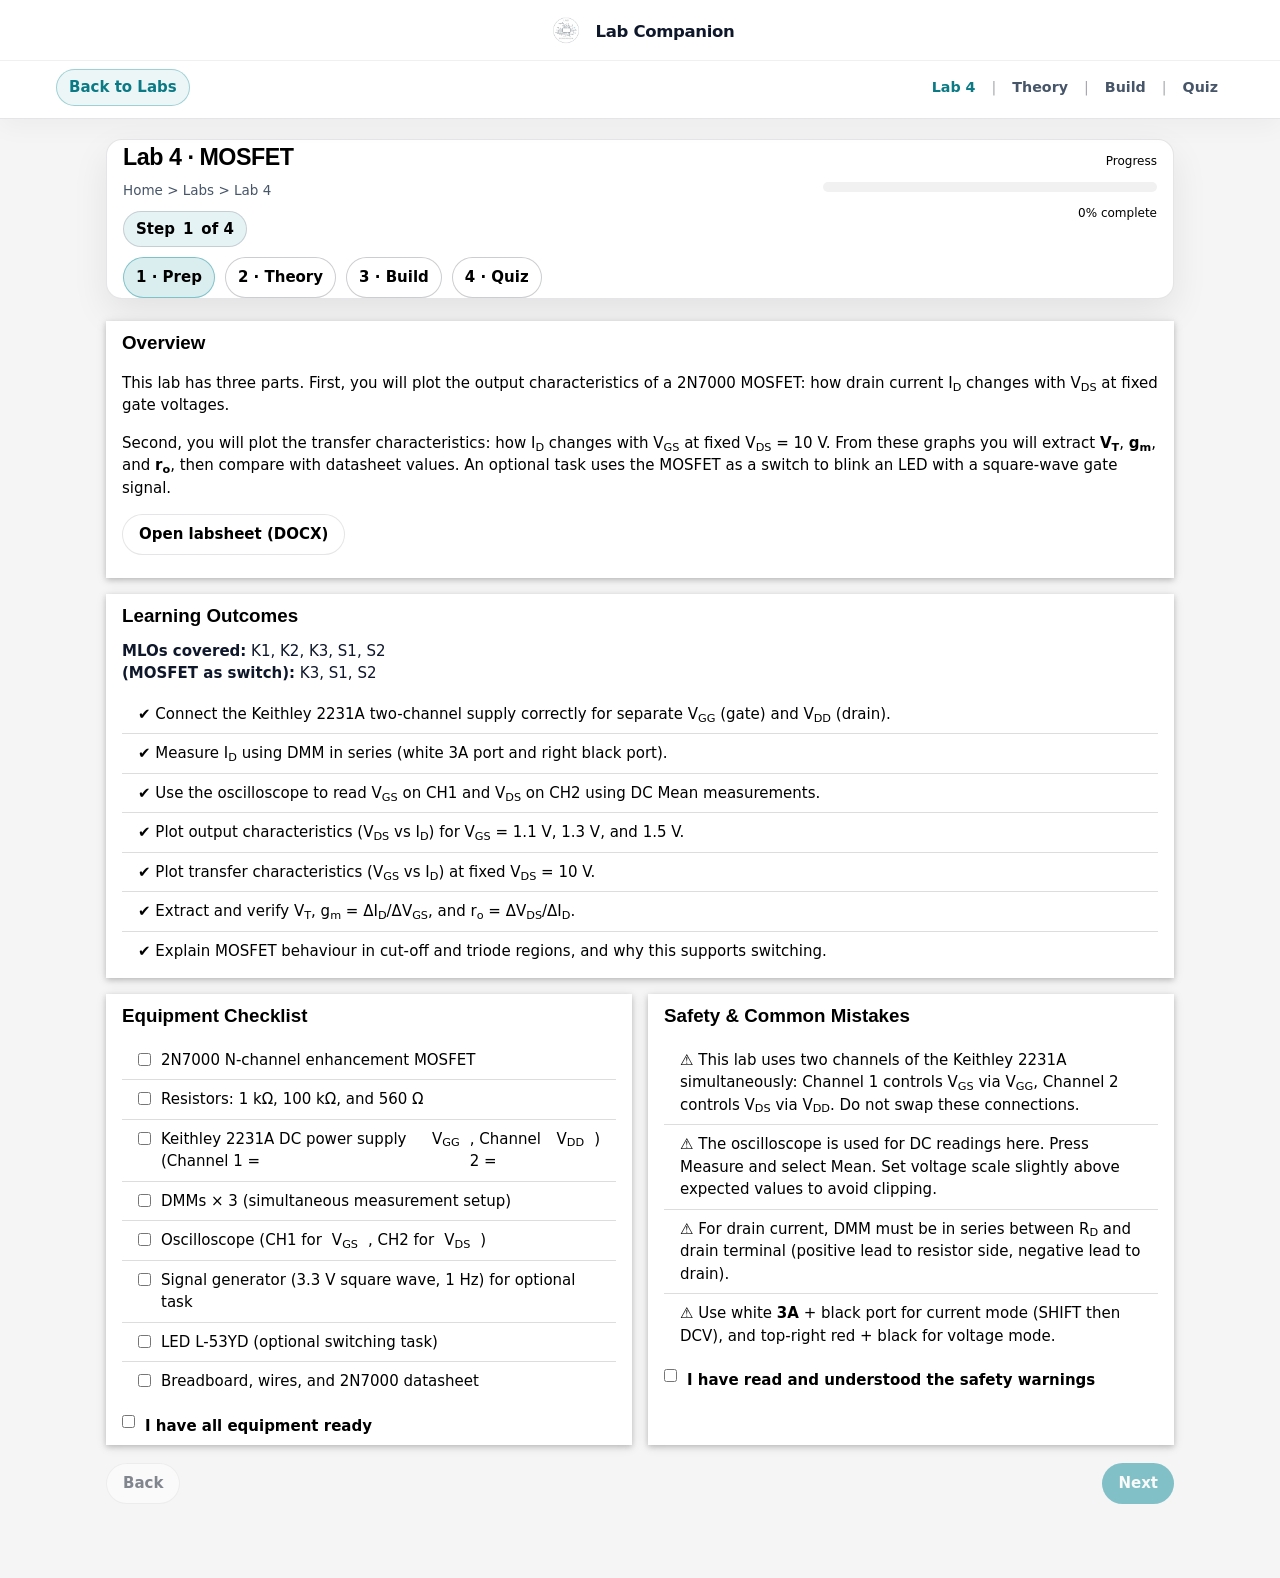
<file: Lab4.html>
<!DOCTYPE html>
<html lang="en">
<head>
  <meta charset="UTF-8" />
  <meta name="viewport" content="width=device-width, initial-scale=1.0" />
  <title>Lab 4 – MOSFET | Lab Companion</title>

  <link rel="stylesheet" href="https://www.w3schools.com/w3css/4/w3.css" />
  <link rel="stylesheet" href="styles.css" />
</head>
<body>

  <header class="w3-bar header-bar">
    <div class="header-top">
      <a href="ColHomePage.html" class="logo-wrap" aria-label="Go to homepage">
        <img src="logo.png" alt="Lab Companion logo" class="logo-img" />
        <span class="logo-label">Lab Companion</span>
      </a>
    </div>

    <div class="header-bottom">
      <div class="lab-page-nav" aria-label="Lab navigation">
        <a href="ColHomePage.html#pick-labs" class="back-to-labs">Back to Labs</a>
        <div class="lab-context-nav">
          <a href="Lab4.html" class="lab-context-link active">Lab 4</a>
          <span class="lab-context-sep">|</span>
          <a href="#" class="lab-context-link" data-step="2">Theory</a>
          <span class="lab-context-sep">|</span>
          <a href="#" class="lab-context-link" data-step="3">Build</a>
          <span class="lab-context-sep">|</span>
          <a href="#" class="lab-context-link" data-step="4">Quiz</a>
        </div>
      </div>
    </div>
  </header>

  <main class="lab-page-wrap">
    <section class="w3-card w3-white lab-header-bar">
      <div class="w3-row-padding">
        <div class="w3-col m8 s12">
          <h1 class="lab-header-title">Lab 4 · MOSFET</h1>
          <p class="lab-breadcrumb">Home &gt; Labs &gt; Lab 4</p>
          <div class="lab-stepper">
            <div class="lab-stepper-top">
              <span class="lab-step-badge">
                Step <span id="step-number">1</span> of 4
              </span>
              <span class="lab-step-title" id="step-title">Before You Start</span>
            </div>
            <div class="lab-stepper-buttons" aria-label="Lab step navigation">
              <button class="lab-step-btn active" type="button" data-step="1">1 · Prep</button>
              <button class="lab-step-btn" type="button" data-step="2">2 · Theory</button>
              <button class="lab-step-btn" type="button" data-step="3">3 · Build</button>
              <button class="lab-step-btn" type="button" data-step="4">4 · Quiz</button>
            </div>
          </div>
        </div>
        <div class="w3-col m4 s12">
          <p class="w3-small w3-right-align">Progress</p>
          <div class="lab-progress-track w3-light-grey">
            <div id="lab-progress-fill" class="lab-progress-fill"></div>
          </div>
          <p id="lab-progress-text" class="w3-small w3-right-align">0% complete</p>
        </div>
      </div>
    </section>

    <div class="lab-step" id="step-1">
    <section class="w3-section">
      <div class="w3-card w3-white w3-padding">
        <h2 class="lab-section-title">Overview</h2>
        <p>This lab has three parts. First, you will plot the output characteristics of a 2N7000 MOSFET: how drain current I<sub>D</sub> changes with V<sub>DS</sub> at fixed gate voltages.</p>
        <p>Second, you will plot the transfer characteristics: how I<sub>D</sub> changes with V<sub>GS</sub> at fixed V<sub>DS</sub> = 10 V. From these graphs you will extract <strong>V<sub>T</sub></strong>, <strong>g<sub>m</sub></strong>, and <strong>r<sub>o</sub></strong>, then compare with datasheet values. An optional task uses the MOSFET as a switch to blink an LED with a square-wave gate signal.</p>
        <p style="margin-top: 12px;">
          <a class="w3-button btn-how-it-works" href="Lab%208%20-%20MOSFET%20v2%20student.docx" target="_blank" rel="noopener">
            Open labsheet (DOCX)
          </a>
        </p>
      </div>
    </section>

    <section class="w3-section">
      <div class="w3-card w3-white w3-padding">
        <h2 class="lab-section-title">Learning Outcomes</h2>
        <p class="lab-mlo">
          <strong>MLOs covered:</strong> K1, K2, K3, S1, S2<br />
          <strong>(MOSFET as switch):</strong> K3, S1, S2
        </p>
        <ul class="w3-ul">
          <li>✔ Connect the Keithley 2231A two-channel supply correctly for separate <span class="nowrap">V<sub>GG</sub></span> (gate) and <span class="nowrap">V<sub>DD</sub></span> (drain).</li>
          <li>✔ Measure I<sub>D</sub> using DMM in series (white 3A port and right black port).</li>
          <li>✔ Use the oscilloscope to read <span class="nowrap">V<sub>GS</sub></span> on CH1 and <span class="nowrap">V<sub>DS</sub></span> on CH2 using DC Mean measurements.</li>
          <li>✔ Plot output characteristics (<span class="nowrap">V<sub>DS</sub></span> vs I<sub>D</sub>) for <span class="nowrap">V<sub>GS</sub></span> = 1.1 V, 1.3 V, and 1.5 V.</li>
          <li>✔ Plot transfer characteristics (<span class="nowrap">V<sub>GS</sub></span> vs I<sub>D</sub>) at fixed <span class="nowrap">V<sub>DS</sub></span> = 10 V.</li>
          <li>✔ Extract and verify V<sub>T</sub>, g<sub>m</sub> = ΔI<sub>D</sub>/ΔV<sub>GS</sub>, and r<sub>o</sub> = ΔV<sub>DS</sub>/ΔI<sub>D</sub>.</li>
          <li>✔ Explain MOSFET behaviour in cut-off and triode regions, and why this supports switching.</li>
        </ul>
      </div>
    </section>

    <section class="w3-section">
      <div class="lab-two-col">
        <div class="w3-card w3-white w3-padding">
          <h2 class="lab-section-title">Equipment Checklist</h2>
          <ul class="w3-ul">
            <li><label class="checklist-option"><input type="checkbox" class="prog-cb" />2N7000 N-channel enhancement MOSFET</label></li>
            <li><label class="checklist-option"><input type="checkbox" class="prog-cb" />Resistors: 1 kΩ, 100 kΩ, and 560 Ω</label></li>
            <li><label class="checklist-option"><input type="checkbox" class="prog-cb" />Keithley 2231A DC power supply (Channel 1 = <span class="nowrap">V<sub>GG</sub></span>, Channel 2 = <span class="nowrap">V<sub>DD</sub></span>)</label></li>
            <li><label class="checklist-option"><input type="checkbox" class="prog-cb" />DMMs × 3 (simultaneous measurement setup)</label></li>
            <li><label class="checklist-option"><input type="checkbox" class="prog-cb" />Oscilloscope (CH1 for <span class="nowrap">V<sub>GS</sub></span>, CH2 for <span class="nowrap">V<sub>DS</sub></span>)</label></li>
            <li><label class="checklist-option"><input type="checkbox" class="prog-cb" />Signal generator (3.3 V square wave, 1 Hz) for optional task</label></li>
            <li><label class="checklist-option"><input type="checkbox" class="prog-cb" />LED L-53YD (optional switching task)</label></li>
            <li><label class="checklist-option"><input type="checkbox" class="prog-cb" />Breadboard, wires, and 2N7000 datasheet</label></li>
          </ul>
          <label class="progress-check"><input type="checkbox" class="prog-cb" /><span>I have all equipment ready</span></label>
        </div>
        <div class="w3-card w3-white w3-padding">
          <h2 class="lab-section-title">Safety &amp; Common Mistakes</h2>
          <ul class="w3-ul">
            <li>⚠ This lab uses two channels of the Keithley 2231A simultaneously: Channel 1 controls <span class="nowrap">V<sub>GS</sub></span> via <span class="nowrap">V<sub>GG</sub></span>, Channel 2 controls <span class="nowrap">V<sub>DS</sub></span> via <span class="nowrap">V<sub>DD</sub></span>. Do not swap these connections.</li>
            <li>⚠ The oscilloscope is used for DC readings here. Press Measure and select Mean. Set voltage scale slightly above expected values to avoid clipping.</li>
            <li>⚠ For drain current, DMM must be in series between R<sub>D</sub> and drain terminal (positive lead to resistor side, negative lead to drain).</li>
            <li>⚠ Use white <strong>3A</strong> + black port for current mode (SHIFT then DCV), and top-right red + black for voltage mode.</li>
          </ul>
          <label class="progress-check"><input type="checkbox" class="prog-cb" /><span>I have read and understood the safety warnings</span></label>
        </div>
      </div>
    </section>

    <div class="lab-nav-buttons">
      <button class="w3-button btn-how-it-works lab-prev" type="button" disabled>Back</button>
      <button class="w3-button btn-start-lab lab-next" type="button">Next</button>
    </div>
    </div>

    <div class="lab-step" id="step-2" style="display:none;">
    <section class="w3-section">
      <div class="w3-card w3-white w3-padding">
        <h2 class="lab-section-title">Theory Mini-Lesson</h2>
        <p class="lab-section-subtitle">2–4 minute read – key ideas only</p>
        <p>In this lab you generate two key graphs. The output characteristics show I<sub>D</sub> vs V<sub>DS</sub> at fixed V<sub>GS</sub> (1.1 V, 1.3 V, 1.5 V). For small V<sub>DS</sub>, current rises approximately linearly (triode region). At larger V<sub>DS</sub>, current flattens toward saturation.</p>
        <p>The transfer characteristics show I<sub>D</sub> vs V<sub>GS</sub> at fixed V<sub>DS</sub> = 10 V. Below threshold voltage V<sub>T</sub>, little current flows; above V<sub>T</sub>, I<sub>D</sub> rises rapidly.</p>
        <p>Definitions used in this lab:<br />
          V<sub>T</sub>: gate-source threshold voltage where drain current begins to rise.<br />
          g<sub>m</sub> = ΔI<sub>D</sub>/ΔV<sub>GS</sub> (at constant V<sub>DS</sub>).<br />
          r<sub>o</sub> = ΔV<sub>DS</sub>/ΔI<sub>D</sub> (at constant V<sub>GS</sub>).
        </p>
        <p>Unlike a BJT, a MOSFET gate is insulated by an oxide layer, so gate current I<sub>G</sub> is effectively zero. This is why an input characteristic I<sub>G</sub> vs V<sub>GS</sub> is not normally plotted.</p>
        <label class="progress-check"><input type="checkbox" class="prog-cb" /><span>I have read the theory section</span></label>
      </div>
    </section>

    <section class="w3-section">
      <div class="w3-card w3-white w3-padding">
        <h2 class="lab-section-title">Theory Video</h2>
        <p class="lab-section-subtitle">PPT narration – watch before you start building</p>
        <div class="w3-card w3-padding lab-video-item" data-url="lab4-theory.mp4">
          <p><strong>▶ Lecture Recording (Theory)</strong></p>
          <p class="w3-small">MOSFET threshold, switching regions and safe operation basics.</p>
        </div>
        <label class="progress-check"><input type="checkbox" class="prog-cb" /><span>I have watched the theory video</span></label>
      </div>
    </section>

    <div class="lab-nav-buttons">
      <button class="w3-button btn-how-it-works lab-prev" type="button">Back</button>
      <button class="w3-button btn-start-lab lab-next" type="button">Next</button>
    </div>
    </div>

    <div class="lab-step" id="step-3" style="display:none;">
    <section class="w3-section">
      <div class="w3-card w3-white w3-padding">
        <h2 class="lab-section-title">Step-by-Step Procedure</h2>
        <ol>
          <li><strong>Task 1 — Output characteristics (family of curves)</strong><br />
            Build the Figure 4 style circuit with 2N7000. Use Channel 1 (<span class="nowrap">V<sub>GG</sub></span>) for gate voltage and Channel 2 (<span class="nowrap">V<sub>DD</sub></span>) for drain supply.
            Connect scope CH1 to V<sub>GS</sub>, CH2 to V<sub>DS</sub>; read DC values using Measure &gt; Mean.
            Insert DMM in series between R<sub>D</sub> and drain to measure I<sub>D</sub>.
            Set V<sub>GS</sub> = 1.1 V, then sweep V<sub>DS</sub> from 1 V to 10 V in 1 V steps, recording I<sub>D</sub>.
            Repeat full sweep for V<sub>GS</sub> = 1.3 V and 1.5 V.
            <label class="progress-check"><input type="checkbox" class="prog-cb" /><span>Task 1 complete</span></label>
          </li>
          <li><strong>Task 2 — Transfer characteristics</strong><br />
            Keep the same circuit. Fix V<sub>DS</sub> at 10 V. Sweep V<sub>GS</sub> from 0 to 1.55 V (0.1 V steps, including 1.55 V), recording I<sub>D</sub> for each point.
            Plot V<sub>GS</sub> vs I<sub>D</sub> and extract V<sub>T</sub> from the graph. Compute g<sub>m</sub> from the linear-slope region and r<sub>o</sub> from the saturation region of output curves.

            <div class="lab-tip-box">
              <strong>Lab tip:</strong>
              If the drain current does not increase when increasing gate voltage, check that the MOSFET source pin is connected to ground. This is a frequent wiring issue.
            </div>

            <div class="expected-result-box">
              <strong>Expected Result:</strong>
              MOSFET threshold voltage is typically between 1 V and 3 V depending on device type.<br>
              No drain current below threshold is normal.<br>
              If current flows below threshold, check wiring orientation.
            </div>

            <label class="progress-check"><input type="checkbox" class="prog-cb" /><span>Task 2 complete</span></label>
          </li>
          <li><strong>Task 3 (optional) — MOSFET LED switching demonstration</strong><br />
            Build the optional switching circuit (Figure 5 style). Set signal generator to 3.3 V square wave at 1 Hz.
            Use LED L-53YD with 560 Ω resistor in drain path and observe blinking (cut-off vs conduction switching states).
            <label class="progress-check"><input type="checkbox" class="prog-cb" /><span>Task 3 complete</span></label>
          </li>
        </ol>
      </div>
    </section>

    <section class="w3-section">
      <div class="w3-card w3-white w3-padding">
        <h2 class="lab-section-title">Data Capture &amp; Calculations</h2>
        <p class="lab-section-subtitle" style="margin-top:6px;">
          Use the blank output-characteristics and transfer-characteristics tables provided in the linked labsheet.
        </p>
        <p class="w3-small" style="margin-top:0;">
          Record your VDS–ID family of curves and your VGS–ID transfer sweep in the labsheet tables. From your plotted graphs,
          extract V<sub>T</sub>, g<sub>m</sub>, and r<sub>o</sub>, then verify against the 2N7000 datasheet.
        </p>
        <label class="progress-check"><input type="checkbox" class="prog-cb" /><span>I have recorded my measurements</span></label>
      </div>
    </section>

    <section class="w3-section">
      <div class="w3-card w3-white w3-padding">
        <h2 class="lab-section-title">Build Step Video Placeholder</h2>
        <div class="w3-card w3-padding lab-video-item" data-url="lab4-video.mp4">
          <p><strong>▶ Building the MOSFET Switch Circuit</strong></p>
          <p class="w3-small">Follow the guided wiring and measurement checks for this lab.</p>
        </div>
        <label class="progress-check"><input type="checkbox" class="prog-cb" /><span>I have watched the video</span></label>
      </div>
    </section>

    <div class="lab-nav-buttons">
      <button class="w3-button btn-how-it-works lab-prev" type="button">Back</button>
      <button class="w3-button btn-start-lab lab-next" type="button">Next</button>
    </div>
    </div>

    <div class="lab-step" id="step-4" style="display:none;">
    <section class="w3-section">
      <div class="w3-card w3-white w3-padding">
        <h2 class="lab-section-title">Interactive Quiz</h2>
        <p class="lab-section-subtitle">Check your graph interpretation and MOSFET setup logic</p>

        <p><strong>1. In the output-characteristics experiment (constant V<sub>GS</sub>, increasing V<sub>DS</sub>), what happens to I<sub>D</sub> after the curve enters saturation?</strong></p>
        <div class="lab-quiz-options">
          <label><input type="radio" name="q1" value="a" /> I<sub>D</sub> keeps rising steeply in a straight line.</label>
          <label><input type="radio" name="q1" value="b" /> I<sub>D</sub> flattens and stays roughly constant.</label>
          <label><input type="radio" name="q1" value="c" /> I<sub>D</sub> drops back to zero.</label>
        </div>

        <p><strong>2. From transfer data: V<sub>GS</sub> rises 1.2 V to 1.4 V, and I<sub>D</sub> rises 2 mA to 8 mA. What is g<sub>m</sub>?</strong></p>
        <input id="q2" class="w3-input w3-border lab-quiz-input" type="number" placeholder="Answer in mA/V" />

        <p><strong>3. Spot the mistake:</strong> A student leaves the MOSFET gate floating. What is the risk?</p>
        <div class="lab-quiz-options">
          <label><input type="radio" name="q3" value="a" /> The gate will always stay low.</label>
          <label><input type="radio" name="q3" value="b" /> The MOSFET may switch on and off unpredictably.</label>
          <label><input type="radio" name="q3" value="c" /> Only the body diode will conduct.</label>
        </div>

        <button id="quiz-submit" class="w3-button btn-how-it-works" type="button">Submit</button>
        <p id="quiz-feedback" class="lab-quiz-feedback"></p>
      </div>
    </section>

    <section class="w3-section">
      <div class="w3-card w3-white w3-padding">
        <h2 class="lab-section-title">Post-Lab Reflection</h2>
        <ul class="lab-reflection-list">
          <li>From your transfer graph, what is the approximate V<sub>T</sub> of the 2N7000, and how does it compare with the datasheet?</li>
          <li>Why is an input characteristic I<sub>G</sub> vs V<sub>GS</sub> not usually plotted for MOSFETs (unlike BJT input characteristics)?</li>
          <li>From your output-characteristics family, how does saturation current change as V<sub>GS</sub> increases from 1.1 V to 1.5 V, and does that match the transfer curve trend?</li>
        </ul>
        <label class="progress-check"><input type="checkbox" class="prog-cb" /><span>I have completed my reflection</span></label>
      </div>
    </section>

    <div class="lab-nav-buttons">
      <button class="w3-button btn-how-it-works lab-prev" type="button">Back</button>
      <button class="w3-button btn-start-lab lab-next" type="button" disabled>Next</button>
    </div>
    </div>
  </main>

  <script>
    (function () {
      var currentStep = 1;
      var totalSteps = 4;
      var stepTitleMap = {
        1: "Before You Start",
        2: "Theory & Background",
        3: "Practical Build",
        4: "Quiz & Reflection"
      };

      var stepNumberEl = document.getElementById("step-number");
      var stepTitleEl = document.getElementById("step-title");
      var stepBtns = document.querySelectorAll(".lab-step-btn");
      var contextLinks = document.querySelectorAll(".lab-context-link[data-step]");

      function isStepComplete(step) {
        var stepEl = document.getElementById("step-" + step);
        if (!stepEl) return true;
        var stepChecks = stepEl.querySelectorAll(".prog-cb");
        if (!stepChecks.length) return true;
        var complete = true;
        stepChecks.forEach(function (cb) {
          if (!cb.checked) complete = false;
        });
        return complete;
      }

      function canNavigateTo(targetStep) {
        for (var i = 1; i < targetStep; i++) {
          if (!isStepComplete(i)) return false;
        }
        return true;
      }

      function showStep(step, keepScroll) {
        currentStep = step;
        for (var i = 1; i <= totalSteps; i++) {
          var el = document.getElementById("step-" + i);
          if (el) el.style.display = (i === step) ? "block" : "none";
        }
        if (stepNumberEl) stepNumberEl.textContent = String(step);
        if (stepTitleEl) stepTitleEl.textContent = stepTitleMap[step] || "Step";

        stepBtns.forEach(function (btn) {
          var s = parseInt(btn.getAttribute("data-step"), 10);
          if (s === step) btn.classList.add("active");
          else btn.classList.remove("active");
        });
        contextLinks.forEach(function (link) {
          var s = parseInt(link.getAttribute("data-step"), 10);
          if (s === step) link.classList.add("active");
          else link.classList.remove("active");
        });
        document.querySelectorAll(".lab-prev").forEach(function (b) {
          b.disabled = (currentStep === 1);
        });
        document.querySelectorAll(".lab-next").forEach(function (b) {
          b.disabled = (currentStep === totalSteps) || !isStepComplete(currentStep);
        });
        if (!keepScroll) window.scrollTo({ top: 0, behavior: "smooth" });
      }

      function nextStep() {
        if (currentStep < totalSteps && isStepComplete(currentStep)) showStep(currentStep + 1);
      }
      function prevStep() {
        if (currentStep > 1) showStep(currentStep - 1);
      }

      stepBtns.forEach(function (btn) {
        btn.addEventListener("click", function () {
          var s = parseInt(btn.getAttribute("data-step"), 10);
          if (!isNaN(s) && canNavigateTo(s)) showStep(s);
        });
      });
      contextLinks.forEach(function (link) {
        link.addEventListener("click", function (event) {
          event.preventDefault();
          var s = parseInt(link.getAttribute("data-step"), 10);
          if (!isNaN(s) && canNavigateTo(s)) showStep(s);
        });
      });
      document.querySelectorAll(".lab-next").forEach(function (btn) {
        btn.addEventListener("click", nextStep);
      });
      document.querySelectorAll(".lab-prev").forEach(function (btn) {
        btn.addEventListener("click", prevStep);
      });

      var checkboxes = document.querySelectorAll(".prog-cb");
      var progressFill = document.getElementById("lab-progress-fill");
      var progressText = document.getElementById("lab-progress-text");

      function updateProgress() {
        var total = checkboxes.length;
        var checked = 0;
        checkboxes.forEach(function (cb) { if (cb.checked) checked++; });
        var pct = total ? Math.round((checked / total) * 100) : 0;
        progressFill.style.width = pct + "%";
        progressText.textContent = pct + "% complete";
      }

      checkboxes.forEach(function (cb) {
        cb.addEventListener("change", function () {
          updateProgress();
          showStep(currentStep, true);
        });
      });

      // Auto-check equipment list when "I have all equipment ready" is ticked
      (function () {
        var readyLabel = Array.prototype.find.call(
          document.querySelectorAll("#step-1 .progress-check"),
          function (l) { return (l.textContent || "").indexOf("I have all equipment ready") !== -1; }
        );
        var readyCb = readyLabel ? readyLabel.querySelector("input.prog-cb") : null;
        var card = readyLabel ? readyLabel.closest(".w3-card") : null;
        var equipCbs = card ? card.querySelectorAll("ul .prog-cb") : null;
        if (!readyCb || !equipCbs) return;

        readyCb.addEventListener("change", function () {
          if (!readyCb.checked) return;
          equipCbs.forEach(function (cb) { cb.checked = true; });
          updateProgress();
          showStep(currentStep, true);
        });
      })();

      var submitBtn = document.getElementById("quiz-submit");
      var feedback = document.getElementById("quiz-feedback");

      if (submitBtn) {
        submitBtn.addEventListener("click", function () {
          var score = 0, total = 3;
          var messages = [];
          var q1 = document.querySelector("input[name='q1']:checked");
          if (!q1) {
            messages.push("Q1: Please select an answer.");
          } else if (q1.value === "b") {
            score++;
            messages.push("Q1: ✅ Correct — once VDS is high enough, the device enters saturation and ID is mainly controlled by VGS, so the curve flattens.");
          } else if (q1.value === "a") {
            messages.push("Q1: ❌ Not quite — steep linear rise is triode-region behaviour at lower VDS, not saturation.");
          } else {
            messages.push("Q1: ❌ Not quite — ID does not return to zero in saturation for fixed VGS above threshold.");
          }

          var q2Value = parseFloat(document.getElementById("q2").value);
          if (isNaN(q2Value)) {
            messages.push("Q2: Please enter a number (mA/V).");
          } else if (Math.abs(q2Value - 30) <= 2) {
            score++;
            messages.push("Q2: ✅ Correct — g<sub>m</sub> = ΔI<sub>D</sub>/ΔV<sub>GS</sub> = (8−2) mA / (1.4−1.2) V = <strong>30 mA/V</strong>.");
          } else {
            messages.push("Q2: ❌ Check slope calculation: ΔI<sub>D</sub> = 6 mA and ΔV<sub>GS</sub> = 0.2 V, so g<sub>m</sub> = <strong>30 mA/V</strong>.");
          }

          var q3 = document.querySelector("input[name='q3']:checked");
          if (!q3) {
            messages.push("Q3: Please select an answer.");
          } else if (q3.value === "b") {
            score++;
            messages.push("Q3: ✅ Correct — a floating gate has no defined voltage, so noise or static charge can drive VGS above VT and switch the MOSFET unpredictably. A pull-down defines OFF state.");
          } else if (q3.value === "a") {
            messages.push("Q3: ❌ Not quite — floating does not mean held low; without a defined path the gate can drift due to coupling/noise.");
          } else {
            messages.push("Q3: ❌ Not quite — the main risk is unpredictable channel turn-on from floating VGS, not only body-diode conduction.");
          }

          var header = (score === total)
            ? "<strong>Great work — " + score + " / " + total + ".</strong>"
            : "<strong>You scored " + score + " / " + total + ".</strong> Use the feedback below and retry.";
          feedback.innerHTML = header + "<br><br>" + messages.join("<br><br>");
        });
      }

      document.querySelectorAll(".lab-video-item").forEach(function (card) {
        card.addEventListener("click", function () {
          var url = card.getAttribute("data-url");
          if (url) window.open(url, "_blank");
        });
      });

      showStep(1);
      updateProgress();
    })();
  </script>
</body>
</html>
</file>
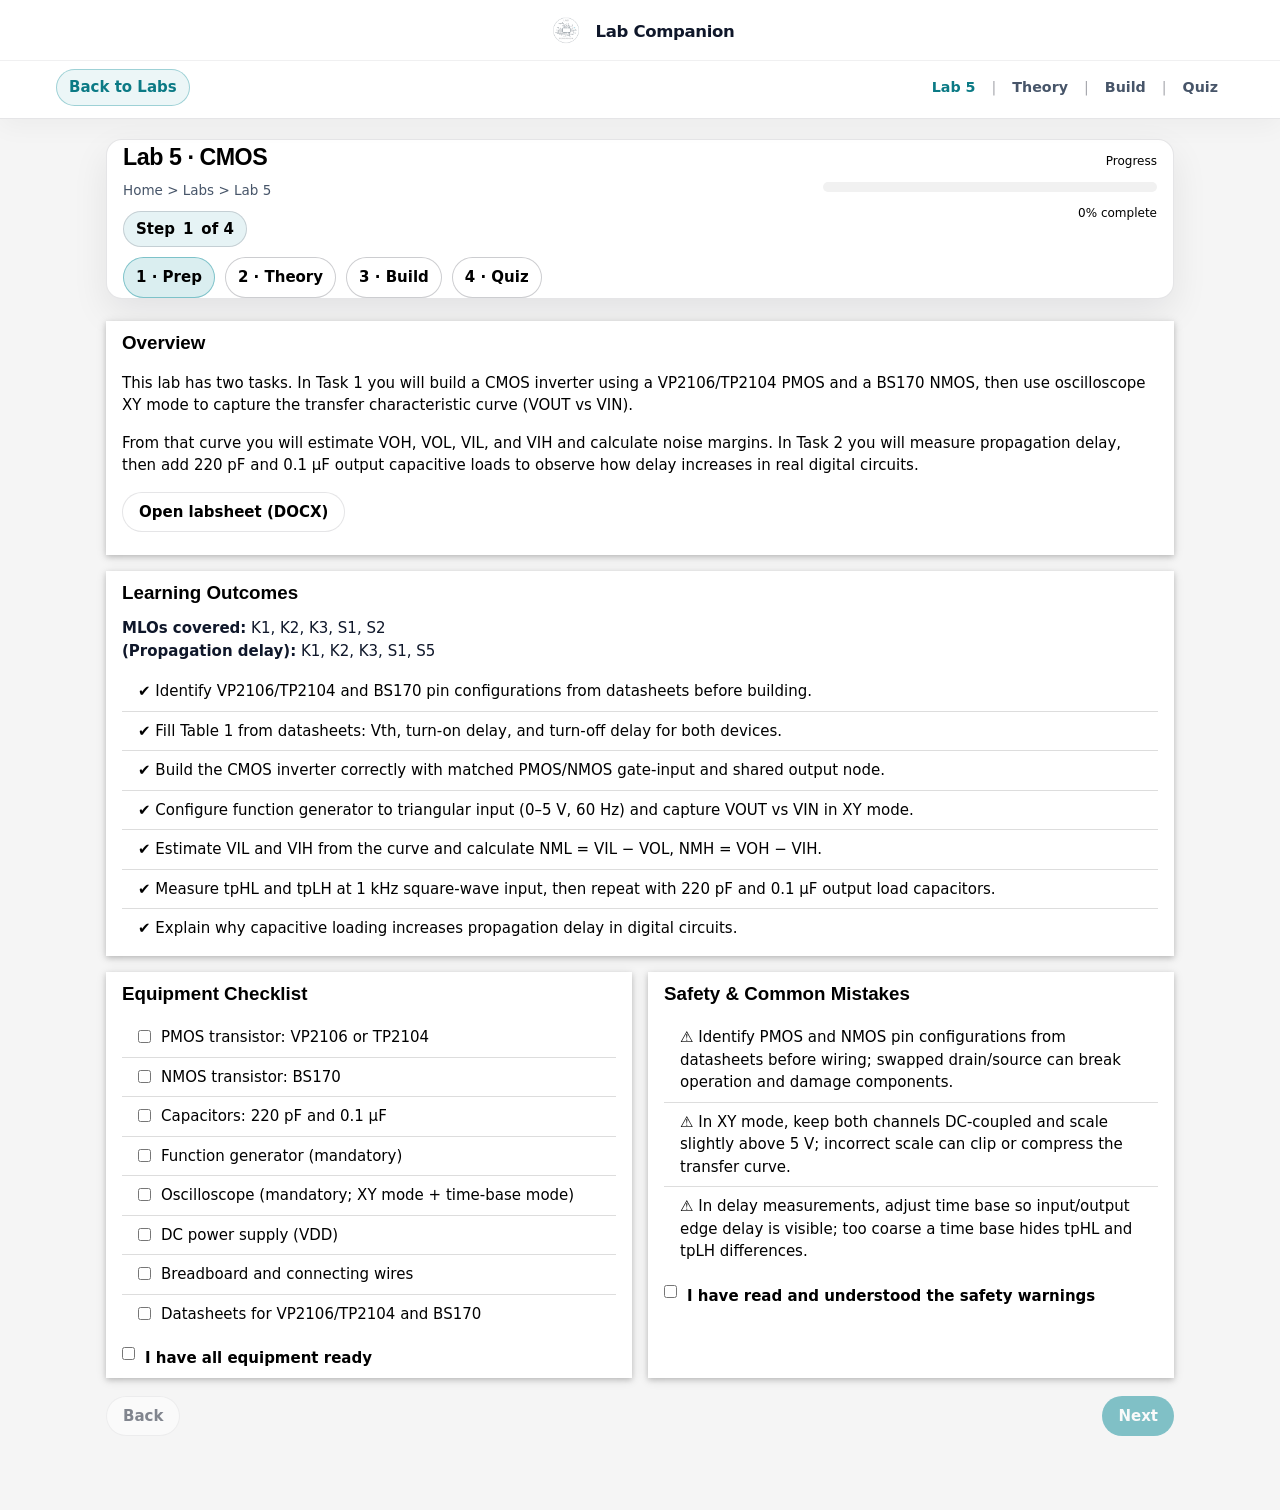
<file: Lab5.html>
<!DOCTYPE html>
<html lang="en">
<head>
  <meta charset="UTF-8" />
  <meta name="viewport" content="width=device-width, initial-scale=1.0" />
  <title>Lab 5 – CMOS | Lab Companion</title>

  <link rel="stylesheet" href="https://www.w3schools.com/w3css/4/w3.css" />
  <link rel="stylesheet" href="styles.css" />
</head>
<body>

  <header class="w3-bar header-bar">
    <div class="header-top">
      <a href="ColHomePage.html" class="logo-wrap" aria-label="Go to homepage">
        <img src="logo.png" alt="Lab Companion logo" class="logo-img" />
        <span class="logo-label">Lab Companion</span>
      </a>
    </div>

    <div class="header-bottom">
      <div class="lab-page-nav" aria-label="Lab navigation">
        <a href="ColHomePage.html#pick-labs" class="back-to-labs">Back to Labs</a>
        <div class="lab-context-nav">
          <a href="Lab5.html" class="lab-context-link active">Lab 5</a>
          <span class="lab-context-sep">|</span>
          <a href="#" class="lab-context-link" data-step="2">Theory</a>
          <span class="lab-context-sep">|</span>
          <a href="#" class="lab-context-link" data-step="3">Build</a>
          <span class="lab-context-sep">|</span>
          <a href="#" class="lab-context-link" data-step="4">Quiz</a>
        </div>
      </div>
    </div>
  </header>

  <main class="lab-page-wrap">
    <section class="w3-card w3-white lab-header-bar">
      <div class="w3-row-padding">
        <div class="w3-col m8 s12">
          <h1 class="lab-header-title">Lab 5 · CMOS</h1>
          <p class="lab-breadcrumb">Home &gt; Labs &gt; Lab 5</p>
          <div class="lab-stepper">
            <div class="lab-stepper-top">
              <span class="lab-step-badge">
                Step <span id="step-number">1</span> of 4
              </span>
              <span class="lab-step-title" id="step-title">Before You Start</span>
            </div>
            <div class="lab-stepper-buttons" aria-label="Lab step navigation">
              <button class="lab-step-btn active" type="button" data-step="1">1 · Prep</button>
              <button class="lab-step-btn" type="button" data-step="2">2 · Theory</button>
              <button class="lab-step-btn" type="button" data-step="3">3 · Build</button>
              <button class="lab-step-btn" type="button" data-step="4">4 · Quiz</button>
            </div>
          </div>
        </div>
        <div class="w3-col m4 s12">
          <p class="w3-small w3-right-align">Progress</p>
          <div class="lab-progress-track w3-light-grey">
            <div id="lab-progress-fill" class="lab-progress-fill"></div>
          </div>
          <p id="lab-progress-text" class="w3-small w3-right-align">0% complete</p>
        </div>
      </div>
    </section>

    <div class="lab-step" id="step-1">
    <section class="w3-section">
      <div class="w3-card w3-white w3-padding">
        <h2 class="lab-section-title">Overview</h2>
        <p>This lab has two tasks. In Task 1 you will build a CMOS inverter using a VP2106/TP2104 PMOS and a BS170 NMOS, then use oscilloscope XY mode to capture the transfer characteristic curve (VOUT vs VIN).</p>
        <p>From that curve you will estimate VOH, VOL, VIL, and VIH and calculate noise margins. In Task 2 you will measure propagation delay, then add 220 pF and 0.1 µF output capacitive loads to observe how delay increases in real digital circuits.</p>
        <p style="margin-top: 12px;">
          <a class="w3-button btn-how-it-works" href="Week%2027%20-%20CMOS%20updated%20by%20Jarede%20(1).docx" target="_blank" rel="noopener">
            Open labsheet (DOCX)
          </a>
        </p>
      </div>
    </section>

    <section class="w3-section">
      <div class="w3-card w3-white w3-padding">
        <h2 class="lab-section-title">Learning Outcomes</h2>
        <p class="lab-mlo">
          <strong>MLOs covered:</strong> K1, K2, K3, S1, S2<br />
          <strong>(Propagation delay):</strong> K1, K2, K3, S1, S5
        </p>
        <ul class="w3-ul">
          <li>✔ Identify VP2106/TP2104 and BS170 pin configurations from datasheets before building.</li>
          <li>✔ Fill Table 1 from datasheets: Vth, turn-on delay, and turn-off delay for both devices.</li>
          <li>✔ Build the CMOS inverter correctly with matched PMOS/NMOS gate-input and shared output node.</li>
          <li>✔ Configure function generator to triangular input (0–5 V, 60 Hz) and capture VOUT vs VIN in XY mode.</li>
          <li>✔ Estimate VIL and VIH from the curve and calculate NML = VIL − VOL, NMH = VOH − VIH.</li>
          <li>✔ Measure tpHL and tpLH at 1 kHz square-wave input, then repeat with 220 pF and 0.1 µF output load capacitors.</li>
          <li>✔ Explain why capacitive loading increases propagation delay in digital circuits.</li>
        </ul>
      </div>
    </section>

    <section class="w3-section">
      <div class="lab-two-col">
        <div class="w3-card w3-white w3-padding">
          <h2 class="lab-section-title">Equipment Checklist</h2>
          <ul class="w3-ul">
            <li><label class="checklist-option"><input type="checkbox" class="prog-cb" />PMOS transistor: VP2106 or TP2104</label></li>
            <li><label class="checklist-option"><input type="checkbox" class="prog-cb" />NMOS transistor: BS170</label></li>
            <li><label class="checklist-option"><input type="checkbox" class="prog-cb" />Capacitors: 220 pF and 0.1 µF</label></li>
            <li><label class="checklist-option"><input type="checkbox" class="prog-cb" />Function generator (mandatory)</label></li>
            <li><label class="checklist-option"><input type="checkbox" class="prog-cb" />Oscilloscope (mandatory; XY mode + time-base mode)</label></li>
            <li><label class="checklist-option"><input type="checkbox" class="prog-cb" />DC power supply (VDD)</label></li>
            <li><label class="checklist-option"><input type="checkbox" class="prog-cb" />Breadboard and connecting wires</label></li>
            <li><label class="checklist-option"><input type="checkbox" class="prog-cb" />Datasheets for VP2106/TP2104 and BS170</label></li>
          </ul>
          <label class="progress-check"><input type="checkbox" class="prog-cb" /><span>I have all equipment ready</span></label>
        </div>
        <div class="w3-card w3-white w3-padding">
          <h2 class="lab-section-title">Safety &amp; Common Mistakes</h2>
          <ul class="w3-ul">
            <li>⚠ Identify PMOS and NMOS pin configurations from datasheets before wiring; swapped drain/source can break operation and damage components.</li>
            <li>⚠ In XY mode, keep both channels DC-coupled and scale slightly above 5 V; incorrect scale can clip or compress the transfer curve.</li>
            <li>⚠ In delay measurements, adjust time base so input/output edge delay is visible; too coarse a time base hides tpHL and tpLH differences.</li>
          </ul>
          <label class="progress-check"><input type="checkbox" class="prog-cb" /><span>I have read and understood the safety warnings</span></label>
        </div>
      </div>
    </section>

    <div class="lab-nav-buttons">
      <button class="w3-button btn-how-it-works lab-prev" type="button" disabled>Back</button>
      <button class="w3-button btn-start-lab lab-next" type="button">Next</button>
    </div>
    </div>

    <div class="lab-step" id="step-2" style="display:none;">
    <section class="w3-section">
      <div class="w3-card w3-white w3-padding">
        <h2 class="lab-section-title">Theory Mini-Lesson</h2>
        <p class="lab-section-subtitle">2–4 minute read – key ideas only</p>
        <p>In a CMOS inverter, PMOS pulls output high when VIN is low, while NMOS pulls output low when VIN is high. The transfer characteristic (VOUT vs VIN) shows this transition.</p>
        <p>Noise-margin terms used in this lab:<br />
          VOH = highest output interpreted as logic 1, VOL = lowest output interpreted as logic 0.<br />
          VIL = maximum input still interpreted as logic 0, VIH = minimum input interpreted as logic 1.<br />
          NML = VIL − VOL, NMH = VOH − VIH.
        </p>
        <p>Propagation delay: measured between 50% input transition and 50% output transition. You measure tpHL (input high causes output low) and tpLH (input low causes output high).</p>
        <p>Capacitive loading effect: output capacitance must be charged/discharged each transition. Larger C means longer switching time, so delay increases (demonstrated with 220 pF and 0.1 µF).</p>
        <p>XY mode reminder: CH1 drives horizontal axis (VIN), CH2 drives vertical axis (VOUT), so you observe direct transfer characteristics rather than time-domain traces.</p>
        <label class="progress-check"><input type="checkbox" class="prog-cb" /><span>I have read the theory section</span></label>
      </div>
    </section>

    <section class="w3-section">
      <div class="w3-card w3-white w3-padding">
        <h2 class="lab-section-title">Theory Video</h2>
        <p class="lab-section-subtitle">PPT narration – watch before you start building</p>
        <div class="w3-card w3-padding lab-video-item" data-url="lab5-theory.mp4">
          <p><strong>▶ Lecture Recording (Theory)</strong></p>
          <p class="w3-small">CMOS inverter transfer curve and switching threshold walkthrough.</p>
        </div>
        <label class="progress-check"><input type="checkbox" class="prog-cb" /><span>I have watched the theory video</span></label>
      </div>
    </section>

    <div class="lab-nav-buttons">
      <button class="w3-button btn-how-it-works lab-prev" type="button">Back</button>
      <button class="w3-button btn-start-lab lab-next" type="button">Next</button>
    </div>
    </div>

    <div class="lab-step" id="step-3" style="display:none;">
    <section class="w3-section">
      <div class="w3-card w3-white w3-padding">
        <h2 class="lab-section-title">Step-by-Step Procedure</h2>
        <ol>
          <li><strong>Task 1A — Datasheet setup before building</strong><br />
            Look up VP2106/TP2104 and BS170 datasheets. Record pin configuration and fill Table 1:
            gate threshold voltage (min/max), turn-on delay, and turn-off delay for both transistors.
            <label class="progress-check"><input type="checkbox" class="prog-cb" /><span>Task 1A complete</span></label>
          </li>
          <li><strong>Task 1B — Transfer characteristic in XY mode</strong><br />
            Build the inverter (PMOS source to VDD, NMOS source to ground, gates tied to input, drains tied to output).
            Set function generator to triangular wave: low = 0 V, high = 5 V, frequency = 60 Hz.
            Connect scope CH1 to input and CH2 to output, both DC-coupled. Switch scope to XY mode and adjust scales to view full 0–5 V range.
            Capture curve and estimate VIL, VIH. Then calculate NML and NMH.

            <div class="common-mistake-box">
              <strong>Common mistake:</strong>
              Students often forget to switch the oscilloscope into XY mode before capturing the transfer curve. This results in a flat or incorrect display.
            </div>

            <div class="expected-result-box">
              <strong>Expected Result:</strong>
              Output should remain near VDD for low input voltages and near 0 V for high input voltages.<br>
              Transition region should occur near mid-supply voltage.<br>
              Unexpected behaviour usually indicates wiring or supply connection error.
            </div>

            <label class="progress-check"><input type="checkbox" class="prog-cb" /><span>Task 1B complete</span></label>
          </li>
          <li><strong>Task 2 — Propagation delay and capacitive loading</strong><br />
            Switch scope back to time-base mode. Set input to 5 Vpp square wave at 1 kHz.
            Measure tpHL and tpLH without output capacitor.
            Add 220 pF from output to ground and repeat.
            Replace with 0.1 µF and repeat again. Capture a scope screenshot with visible delay.
            <label class="progress-check"><input type="checkbox" class="prog-cb" /><span>Task 2 complete</span></label>
          </li>
        </ol>
      </div>
    </section>

    <section class="w3-section">
      <div class="w3-card w3-white w3-padding">
        <h2 class="lab-section-title">Data Capture &amp; Calculations</h2>
        <h3 style="margin:0 0 8px; font-size:1.03rem;">Task 1 records</h3>
        <ul class="lab-reflection-list" style="padding-left:18px;">
          <li>Table 1 (datasheet): Vth min/max, turn-on delay, turn-off delay for VP2106/TP2104 and BS170.</li>
          <li>Estimated from XY curve: VIL = ___ V, VIH = ___ V, VOH = ___ V, VOL = ___ V.</li>
          <li>Noise margins: NML = VIL − VOL = ___ V, NMH = VOH − VIH = ___ V.</li>
        </ul>

        <p class="w3-small" style="margin-top:10px;">
          For Task 2 propagation delay results, use the delay table provided in the linked labsheet.
        </p>
        <label class="progress-check"><input type="checkbox" class="prog-cb" /><span>I have recorded my measurements</span></label>
      </div>
    </section>

    <section class="w3-section">
      <div class="w3-card w3-white w3-padding">
        <h2 class="lab-section-title">Build Step Video Placeholder</h2>
        <div class="w3-card w3-padding lab-video-item" data-url="lab5-video.mp4">
          <p><strong>▶ Building the CMOS Inverter</strong></p>
          <p class="w3-small">Follow the guided wiring and measurement checks for this lab.</p>
        </div>
        <label class="progress-check"><input type="checkbox" class="prog-cb" /><span>I have watched the video</span></label>
      </div>
    </section>

    <div class="lab-nav-buttons">
      <button class="w3-button btn-how-it-works lab-prev" type="button">Back</button>
      <button class="w3-button btn-start-lab lab-next" type="button">Next</button>
    </div>
    </div>

    <div class="lab-step" id="step-4" style="display:none;">
    <section class="w3-section">
      <div class="w3-card w3-white w3-padding">
        <h2 class="lab-section-title">Interactive Quiz</h2>
        <p class="lab-section-subtitle">CMOS inverter concepts used in both tasks</p>

        <p><strong>1. When the CMOS inverter input is at logic 0, which device should conduct?</strong></p>
        <div class="lab-quiz-options">
          <label><input type="radio" name="q1" value="a" /> NMOS only.</label>
          <label><input type="radio" name="q1" value="b" /> PMOS only.</label>
          <label><input type="radio" name="q1" value="c" /> Both NMOS and PMOS strongly.</label>
        </div>

        <p><strong>2. From a transfer curve: VOH = 4.9 V, VOL = 0.1 V, VIH = 3.1 V, VIL = 1.8 V. What is NML?</strong></p>
        <input id="q2" class="w3-input w3-border lab-quiz-input" type="number" placeholder="Answer in V" />

        <p><strong>3. After adding 0.1 µF at the output, what should happen to propagation delay, and why?</strong></p>
        <div class="lab-quiz-options">
          <label><input type="radio" name="q3" value="a" /> Delay stays roughly the same; capacitance does not affect switching time.</label>
          <label><input type="radio" name="q3" value="b" /> Delay increases because output capacitance must charge/discharge each transition.</label>
          <label><input type="radio" name="q3" value="c" /> Delay decreases because the capacitor smooths the signal.</label>
        </div>

        <button id="quiz-submit" class="w3-button btn-how-it-works" type="button">Submit</button>
        <p id="quiz-feedback" class="lab-quiz-feedback"></p>
      </div>
    </section>

    <section class="w3-section">
      <div class="w3-card w3-white w3-padding">
        <h2 class="lab-section-title">Post-Lab Reflection</h2>
        <ul class="lab-reflection-list">
          <li>What was the effect of capacitive loading on propagation delay times? Compare no-cap, 220 pF, and 0.1 uF results and explain the trend.</li>
          <li>Where did your transfer characteristic switch most sharply, and what does that steep region imply about noise rejection?</li>
          <li>Why is VOH slightly below VDD and VOL slightly above 0 V in real measurements?</li>
          <li>Were tpHL and tpLH equal? If not, suggest why PMOS and NMOS switching paths may give different delays.</li>
        </ul>
        <label class="progress-check"><input type="checkbox" class="prog-cb" /><span>I have completed my reflection</span></label>
      </div>
    </section>

    <div class="lab-nav-buttons">
      <button class="w3-button btn-how-it-works lab-prev" type="button">Back</button>
      <button class="w3-button btn-start-lab lab-next" type="button" disabled>Next</button>
    </div>
    </div>
  </main>

  <script>
    (function () {
      var currentStep = 1;
      var totalSteps = 4;
      var stepTitleMap = {
        1: "Before You Start",
        2: "Theory & Background",
        3: "Practical Build",
        4: "Quiz & Reflection"
      };

      var stepNumberEl = document.getElementById("step-number");
      var stepTitleEl = document.getElementById("step-title");
      var stepBtns = document.querySelectorAll(".lab-step-btn");
      var contextLinks = document.querySelectorAll(".lab-context-link[data-step]");

      function isStepComplete(step) {
        var stepEl = document.getElementById("step-" + step);
        if (!stepEl) return true;
        var stepChecks = stepEl.querySelectorAll(".prog-cb");
        if (!stepChecks.length) return true;
        var complete = true;
        stepChecks.forEach(function (cb) {
          if (!cb.checked) complete = false;
        });
        return complete;
      }

      function canNavigateTo(targetStep) {
        for (var i = 1; i < targetStep; i++) {
          if (!isStepComplete(i)) return false;
        }
        return true;
      }

      function showStep(step, keepScroll) {
        currentStep = step;
        for (var i = 1; i <= totalSteps; i++) {
          var el = document.getElementById("step-" + i);
          if (el) el.style.display = (i === step) ? "block" : "none";
        }
        if (stepNumberEl) stepNumberEl.textContent = String(step);
        if (stepTitleEl) stepTitleEl.textContent = stepTitleMap[step] || "Step";

        stepBtns.forEach(function (btn) {
          var s = parseInt(btn.getAttribute("data-step"), 10);
          if (s === step) btn.classList.add("active");
          else btn.classList.remove("active");
        });
        contextLinks.forEach(function (link) {
          var s = parseInt(link.getAttribute("data-step"), 10);
          if (s === step) link.classList.add("active");
          else link.classList.remove("active");
        });
        document.querySelectorAll(".lab-prev").forEach(function (b) {
          b.disabled = (currentStep === 1);
        });
        document.querySelectorAll(".lab-next").forEach(function (b) {
          b.disabled = (currentStep === totalSteps) || !isStepComplete(currentStep);
        });
        if (!keepScroll) window.scrollTo({ top: 0, behavior: "smooth" });
      }

      function nextStep() {
        if (currentStep < totalSteps && isStepComplete(currentStep)) showStep(currentStep + 1);
      }
      function prevStep() {
        if (currentStep > 1) showStep(currentStep - 1);
      }

      stepBtns.forEach(function (btn) {
        btn.addEventListener("click", function () {
          var s = parseInt(btn.getAttribute("data-step"), 10);
          if (!isNaN(s) && canNavigateTo(s)) showStep(s);
        });
      });
      contextLinks.forEach(function (link) {
        link.addEventListener("click", function (event) {
          event.preventDefault();
          var s = parseInt(link.getAttribute("data-step"), 10);
          if (!isNaN(s) && canNavigateTo(s)) showStep(s);
        });
      });
      document.querySelectorAll(".lab-next").forEach(function (btn) {
        btn.addEventListener("click", nextStep);
      });
      document.querySelectorAll(".lab-prev").forEach(function (btn) {
        btn.addEventListener("click", prevStep);
      });

      var checkboxes = document.querySelectorAll(".prog-cb");
      var progressFill = document.getElementById("lab-progress-fill");
      var progressText = document.getElementById("lab-progress-text");

      function updateProgress() {
        var total = checkboxes.length;
        var checked = 0;
        checkboxes.forEach(function (cb) { if (cb.checked) checked++; });
        var pct = total ? Math.round((checked / total) * 100) : 0;
        progressFill.style.width = pct + "%";
        progressText.textContent = pct + "% complete";
      }

      checkboxes.forEach(function (cb) {
        cb.addEventListener("change", function () {
          updateProgress();
          showStep(currentStep, true);
        });
      });

      // Auto-check equipment list when "I have all equipment ready" is ticked
      (function () {
        var readyLabel = Array.prototype.find.call(
          document.querySelectorAll("#step-1 .progress-check"),
          function (l) { return (l.textContent || "").indexOf("I have all equipment ready") !== -1; }
        );
        var readyCb = readyLabel ? readyLabel.querySelector("input.prog-cb") : null;
        var card = readyLabel ? readyLabel.closest(".w3-card") : null;
        var equipCbs = card ? card.querySelectorAll("ul .prog-cb") : null;
        if (!readyCb || !equipCbs) return;

        readyCb.addEventListener("change", function () {
          if (!readyCb.checked) return;
          equipCbs.forEach(function (cb) { cb.checked = true; });
          updateProgress();
          showStep(currentStep, true);
        });
      })();

      var submitBtn = document.getElementById("quiz-submit");
      var feedback = document.getElementById("quiz-feedback");

      if (submitBtn) {
        submitBtn.addEventListener("click", function () {
          var score = 0, total = 3;
          var messages = [];
          var q1 = document.querySelector("input[name='q1']:checked");
          if (!q1) {
            messages.push("Q1: Please select an answer.");
          } else if (q1.value === "b") {
            score++;
            messages.push("Q1: ✅ Correct — with VIN = 0, PMOS has negative VGS and turns on, while NMOS has VGS = 0 and stays off.");
          } else if (q1.value === "a") {
            messages.push("Q1: ❌ Not quite — NMOS is off at VIN = 0 (VGS below threshold).");
          } else {
            messages.push("Q1: ❌ Not quite — both devices strongly on would cause direct current path, not normal static CMOS logic-0 behaviour.");
          }

          var q2Value = parseFloat(document.getElementById("q2").value);
          if (isNaN(q2Value)) {
            messages.push("Q2: Please enter a number (V).");
          } else if (Math.abs(q2Value - 1.7) <= 0.1) {
            score++;
            messages.push("Q2: ✅ Correct — NML = VIL − VOL = 1.8 − 0.1 = <strong>1.7 V</strong>. NMH would be VOH − VIH = 4.9 − 3.1 = 1.8 V.");
          } else {
            messages.push("Q2: ❌ Check the low-noise-margin formula: NML = VIL − VOL, so 1.8 − 0.1 = <strong>1.7 V</strong>.");
          }

          var q3 = document.querySelector("input[name='q3']:checked");
          if (!q3) {
            messages.push("Q3: Please select an answer.");
          } else if (q3.value === "b") {
            score++;
            messages.push("Q3: ✅ Correct — each transition must charge/discharge output capacitance through MOSFET channel resistance. Larger C means longer delay.");
          } else if (q3.value === "a") {
            messages.push("Q3: ❌ Not quite — switching delay depends strongly on output capacitance in digital circuits.");
          } else {
            messages.push("Q3: ❌ Not quite — smoothing with larger C actually slows edge transitions and increases propagation delay.");
          }

          var header = (score === total)
            ? "<strong>Great work — " + score + " / " + total + ".</strong>"
            : "<strong>You scored " + score + " / " + total + ".</strong> Use the feedback below and retry.";
          feedback.innerHTML = header + "<br><br>" + messages.join("<br><br>");
        });
      }

      document.querySelectorAll(".lab-video-item").forEach(function (card) {
        card.addEventListener("click", function () {
          var url = card.getAttribute("data-url");
          if (url) window.open(url, "_blank");
        });
      });

      showStep(1);
      updateProgress();
    })();
  </script>
</body>
</html>
</file>
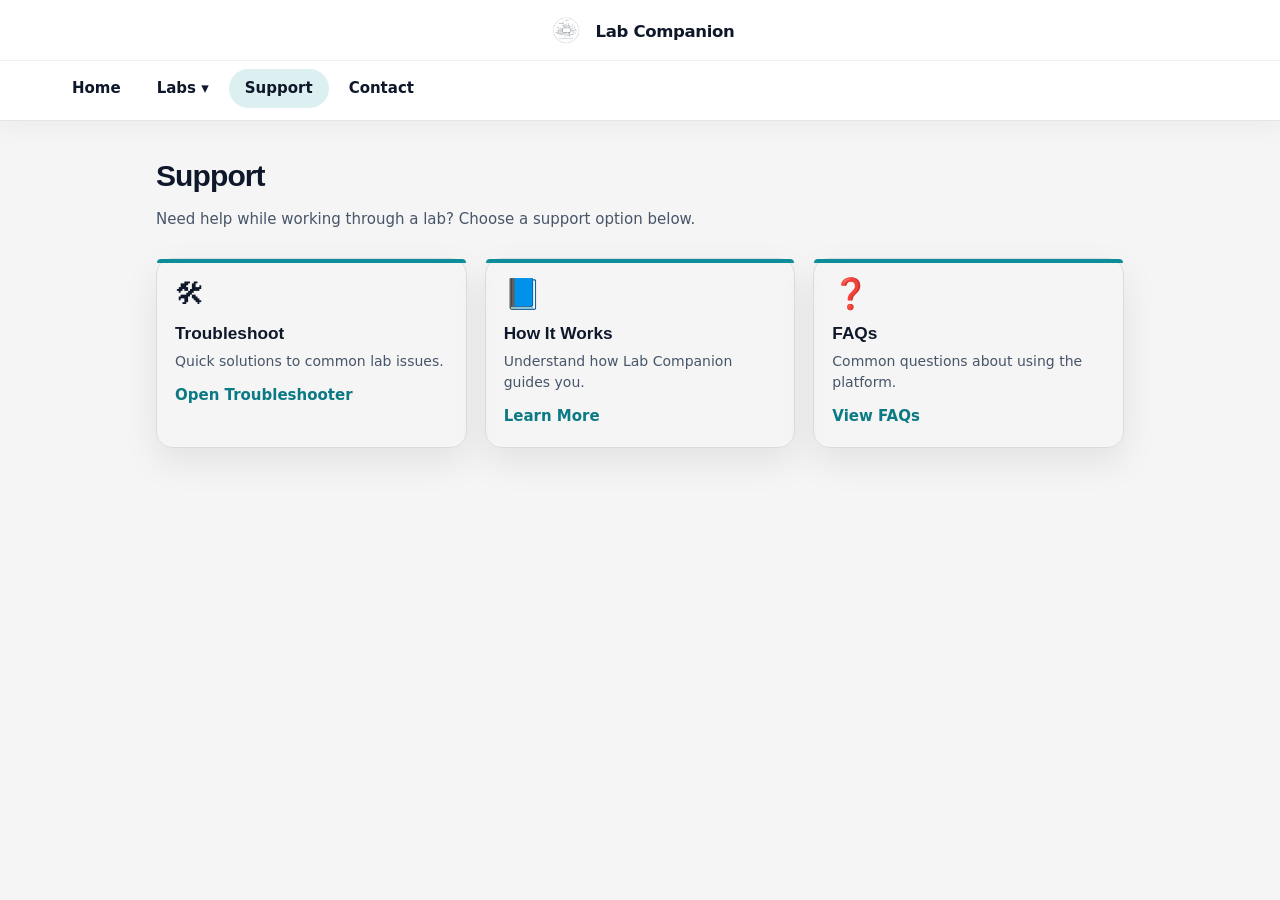
<file: Support.html>
<!DOCTYPE html>
<html lang="en">
<head>
  <meta charset="UTF-8" />
  <meta name="viewport" content="width=device-width, initial-scale=1.0" />
  <title>Support | Lab Companion</title>

  <link rel="stylesheet" href="https://www.w3schools.com/w3css/4/w3.css" />
  <link rel="stylesheet" href="styles.css" />
</head>
<body>

  <header class="w3-bar header-bar">
    <div class="header-top">
      <a href="ColHomePage.html" class="logo-wrap" aria-label="Go to homepage">
        <img src="logo.png" alt="Lab Companion logo" class="logo-img" />
        <span class="logo-label">Lab Companion</span>
      </a>
    </div>

    <div class="header-bottom">
      <nav class="header-nav" aria-label="Primary navigation">
        <a href="ColHomePage.html" class="w3-button nav-link">Home</a>
        <div class="w3-dropdown-hover">
          <button type="button" class="w3-button labs-dropdown-trigger">
            Labs ▾
          </button>
          <div class="w3-dropdown-content w3-bar-block w3-white labs-dropdown-menu">
            <a href="Lab1.html" class="w3-bar-item w3-button">Lab 1 – Components &amp; Instruments</a>
            <a href="Lab2.html" class="w3-bar-item w3-button">Lab 2 – Diodes</a>
            <a href="Lab3.html" class="w3-bar-item w3-button">Lab 3 – BJTs</a>
            <a href="Lab4.html" class="w3-bar-item w3-button">Lab 4 – MOSFETs</a>
            <a href="Lab5.html" class="w3-bar-item w3-button">Lab 5 – Digital Logic</a>
          </div>
        </div>
        <a href="Support.html" class="w3-button nav-link active">Support</a>
        <a href="ContactFeedback.html" class="w3-button nav-link">Contact</a>
      </nav>

      <div class="header-actions">
        <a href="#" class="w3-button btn-signin">Sign in</a>
        <a href="#" class="w3-button btn-register">Register</a>
      </div>
    </div>
  </header>

  <main class="support-wrap">
    <h1 class="support-title">Support</h1>
    <p class="support-subtitle">
      Need help while working through a lab? Choose a support option below.
    </p>

    <section class="support-grid" aria-label="Support options">
      <article id="troubleshoot" class="w3-card lab-card">
        <span class="lab-icon support-emoji" aria-hidden="true">🛠</span>
        <h2 class="lab-card-title">Troubleshoot</h2>
        <p class="lab-card-desc">Quick solutions to common lab issues.</p>
        <a class="support-link" href="Troubleshoot.html">Open Troubleshooter</a>
      </article>

      <article id="how-it-works" class="w3-card lab-card">
        <span class="lab-icon support-emoji" aria-hidden="true">📘</span>
        <h2 class="lab-card-title">How It Works</h2>
        <p class="lab-card-desc">Understand how Lab Companion guides you.</p>
        <a class="support-link" href="HowItWorks.html">Learn More</a>
      </article>

      <article id="faqs" class="w3-card lab-card">
        <span class="lab-icon support-emoji" aria-hidden="true">❓</span>
        <h2 class="lab-card-title">FAQs</h2>
        <p class="lab-card-desc">Common questions about using the platform.</p>
        <a class="support-link" href="Support.html#faqs">View FAQs</a>
      </article>
    </section>
  </main>

  <script src="nav-dropdowns.js"></script>
</body>
</html>
</file>
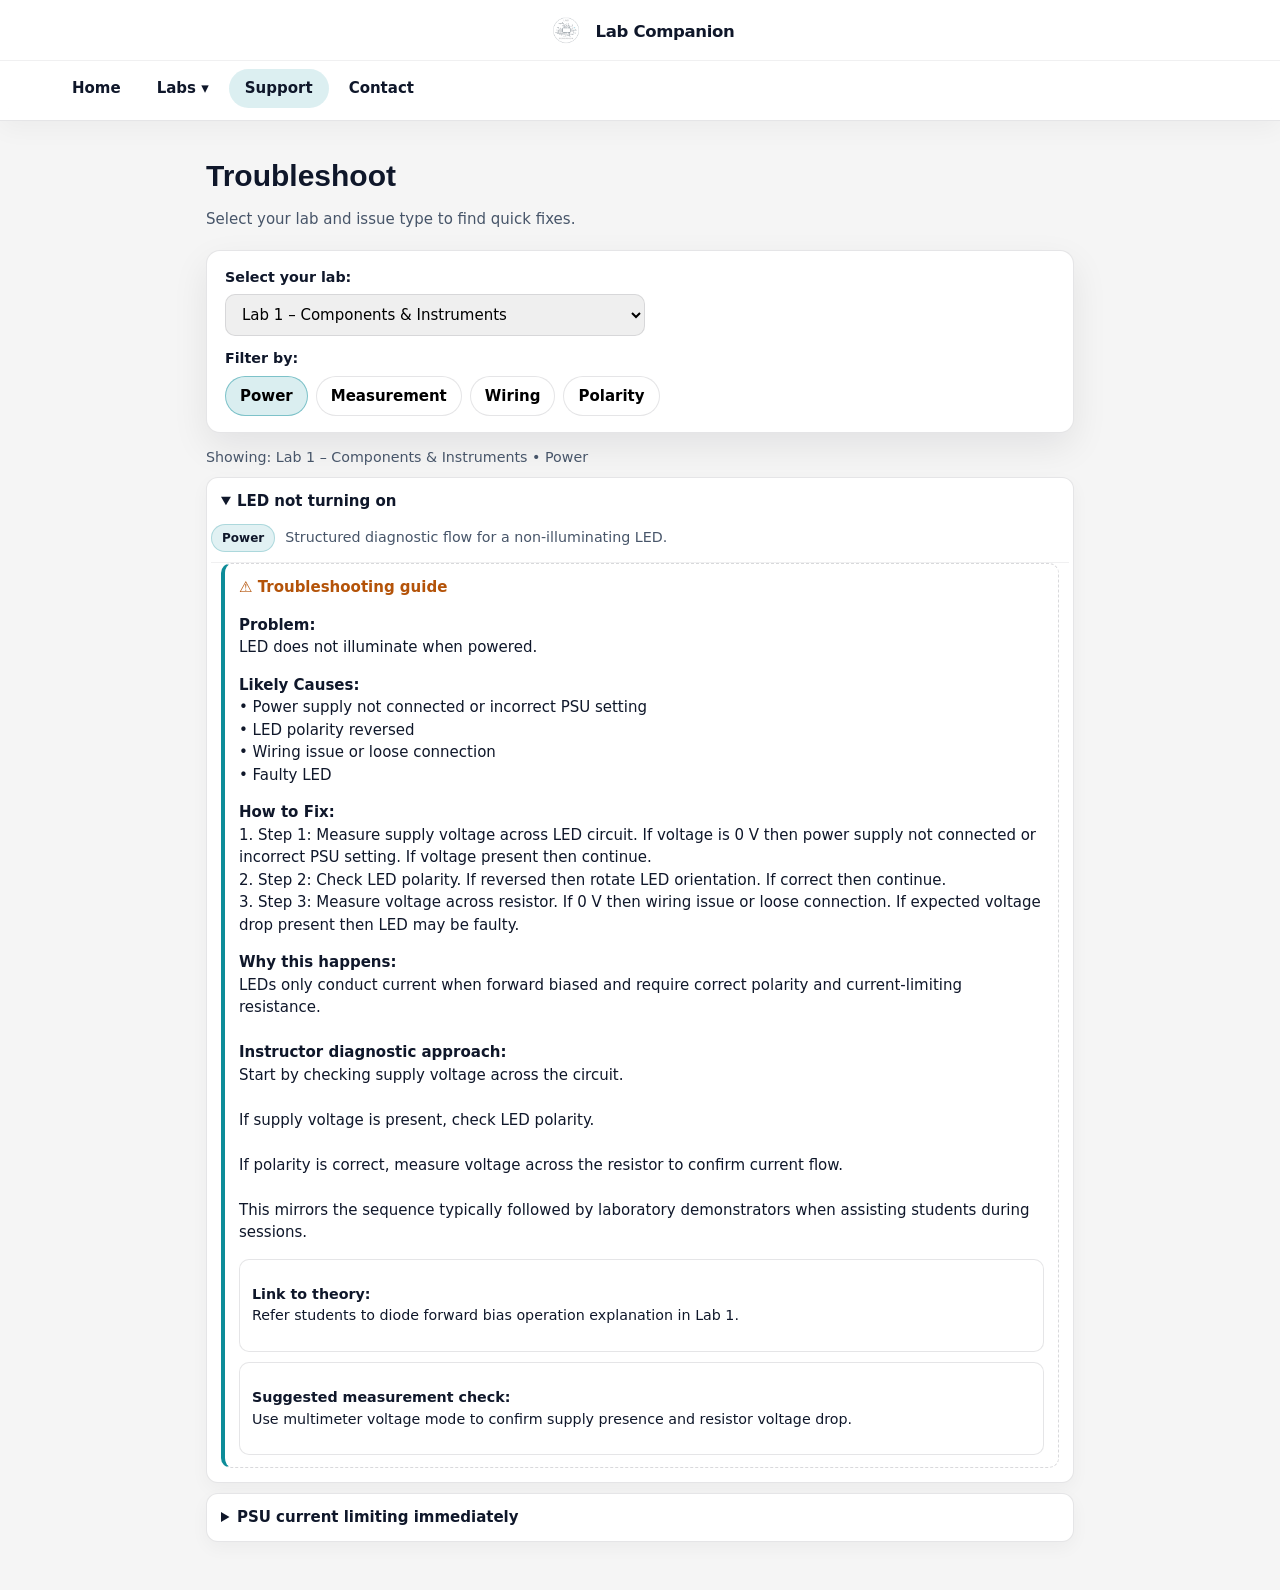
<file: Troubleshoot.html>
<!DOCTYPE html>
<html lang="en">
<head>
  <meta charset="UTF-8" />
  <meta name="viewport" content="width=device-width, initial-scale=1.0" />
  <title>Troubleshoot | Lab Companion</title>

  <link rel="stylesheet" href="https://www.w3schools.com/w3css/4/w3.css" />
  <link rel="stylesheet" href="styles.css" />
</head>
<body>

  <header class="w3-bar header-bar">
    <div class="header-top">
      <a href="ColHomePage.html" class="logo-wrap" aria-label="Go to homepage">
        <img src="logo.png" alt="Lab Companion logo" class="logo-img" />
        <span class="logo-label">Lab Companion</span>
      </a>
    </div>

    <div class="header-bottom">
      <nav class="header-nav" aria-label="Primary navigation">
        <a href="ColHomePage.html" class="w3-button nav-link">Home</a>
        <div class="w3-dropdown-hover">
          <button type="button" class="w3-button labs-dropdown-trigger">Labs ▾</button>
          <div class="w3-dropdown-content w3-bar-block w3-white labs-dropdown-menu">
            <a href="Lab1.html" class="w3-bar-item w3-button">Lab 1 – Components &amp; Instruments</a>
            <a href="Lab2.html" class="w3-bar-item w3-button">Lab 2 – Diodes</a>
            <a href="Lab3.html" class="w3-bar-item w3-button">Lab 3 – BJTs</a>
            <a href="Lab4.html" class="w3-bar-item w3-button">Lab 4 – MOSFETs</a>
            <a href="Lab5.html" class="w3-bar-item w3-button">Lab 5 – Digital Logic</a>
          </div>
        </div>
        <a href="Support.html" class="w3-button nav-link active">Support</a>
        <a href="ContactFeedback.html" class="w3-button nav-link">Contact</a>
      </nav>

      <div class="header-actions">
        <a href="#" class="w3-button btn-signin">Sign in</a>
        <a href="#" class="w3-button btn-register">Register</a>
      </div>
    </div>
  </header>

  <main class="troubleshoot-wrap">
    <h1 class="troubleshoot-title">Troubleshoot</h1>
    <p class="troubleshoot-subtitle">Select your lab and issue type to find quick fixes.</p>

    <section class="troubleshoot-controls" aria-label="Troubleshoot controls">
      <label class="troubleshoot-label" for="labSelect">Select your lab:</label>
      <select id="labSelect" class="troubleshoot-select">
        <option value="lab1">Lab 1 – Components &amp; Instruments</option>
        <option value="lab2">Lab 2 – Diodes (Limiting &amp; Clamping)</option>
        <option value="lab3">Lab 3 – BJTs</option>
        <option value="lab4">Lab 4 – MOSFETs</option>
        <option value="lab5">Lab 5 – Digital Logic (CMOS)</option>
      </select>

      <p class="troubleshoot-label" style="margin-top:12px;">Filter by:</p>
      <div class="filter-row" role="group" aria-label="Filter by issue type">
        <button type="button" class="filter-chip active" data-tag="Power">Power</button>
        <button type="button" class="filter-chip" data-tag="Measurement">Measurement</button>
        <button type="button" class="filter-chip" data-tag="Wiring">Wiring</button>
        <button type="button" class="filter-chip" data-tag="Polarity">Polarity</button>
      </div>
    </section>

    <p id="activeContext" class="summary-line" style="margin:14px 0 8px;"></p>

    <section id="issuesContainer" class="accordion-wrap" aria-label="Troubleshooting topics"></section>
  </main>

  <script>
    (function () {
      var issueBank = {
        lab1: [
          {
            tag: "Power",
            title: "LED not turning on",
            summary: "Structured diagnostic flow for a non-illuminating LED.",
            problem: "LED does not illuminate when powered.",
            causes: [
              "Power supply not connected or incorrect PSU setting",
              "LED polarity reversed",
              "Wiring issue or loose connection",
              "Faulty LED"
            ],
            fix: [
              "Step 1: Measure supply voltage across LED circuit. If voltage is 0 V then power supply not connected or incorrect PSU setting. If voltage present then continue.",
              "Step 2: Check LED polarity. If reversed then rotate LED orientation. If correct then continue.",
              "Step 3: Measure voltage across resistor. If 0 V then wiring issue or loose connection. If expected voltage drop present then LED may be faulty."
            ],
            why: "LEDs only conduct current when forward biased and require correct polarity and current-limiting resistance.<br /><br /><strong>Instructor diagnostic approach:</strong><br />Start by checking supply voltage across the circuit.<br /><br />If supply voltage is present, check LED polarity.<br /><br />If polarity is correct, measure voltage across the resistor to confirm current flow.<br /><br />This mirrors the sequence typically followed by laboratory demonstrators when assisting students during sessions.",
            theory: "Refer students to diode forward bias operation explanation in Lab 1.",
            measurement: "Use multimeter voltage mode to confirm supply presence and resistor voltage drop."
          },
          {
            tag: "Power",
            title: "PSU current limiting immediately",
            summary: "Supply enters CC mode as soon as output is enabled.",
            problem: "Current limit trigger occurs instantly.",
            causes: ["Short across rails", "Ammeter placed in parallel"],
            fix: ["Power off and inspect rail shorts.", "Move ammeter into series path only."],
            why: "Ammeter has very low internal resistance.",
            theory: "Internal resistance concept from measurement fundamentals.",
            measurement: "Check resistance between rails with power off before enabling PSU."
          },
          {
            tag: "Measurement",
            title: "No current reading",
            summary: "Meter shows zero even when circuit should conduct.",
            problem: "No current reading on meter.",
            causes: ["Meter not in correct port", "Meter not in series", "Blown fuse"],
            fix: ["Move probe to current terminal.", "Insert meter in current path.", "Check/replace meter fuse."],
            why: "Current meters must be inserted into the current path.",
            theory: "Ammeter placement and instrument loading.",
            measurement: "Verify continuity across the meter fuse and confirm series placement."
          },
          {
            tag: "Measurement",
            title: "Voltage reading always 0",
            summary: "Voltmeter reads zero despite expected drop.",
            problem: "Voltage value remains 0 V.",
            causes: ["Probes on same node", "Measuring across open circuit"],
            fix: ["Place probes across two different nodes.", "Check continuity of measured branch."],
            why: "Voltmeter is high internal resistance and must be used in parallel.",
            theory: "Voltmeter behavior and parallel measurement principle.",
            measurement: "Probe supply rails first, then move one node at a time to locate open points."
          },
          {
            tag: "Wiring",
            title: "Resistor not limiting current",
            summary: "Circuit current is too high despite resistor presence.",
            problem: "Current does not reduce as expected.",
            causes: ["Resistor in parallel instead of series", "Incorrect resistor value"],
            fix: ["Rewire resistor in series with load.", "Recheck colour code and value."],
            why: "Current limiting relies on series resistance and Ohm's law.",
            theory: "Ohm's law refresher and series/parallel behavior.",
            measurement: "Measure voltage across resistor and compute I = V/R."
          },
          {
            tag: "Polarity",
            title: "LED reversed",
            summary: "LED branch is wired but no current/light output.",
            problem: "LED conducts neither light nor current.",
            causes: ["LED orientation reversed"],
            fix: ["Flip LED so anode is at higher potential than cathode."],
            why: "LED is a diode and only conducts forward.",
            theory: "Diode behavior from semiconductor fundamentals.",
            measurement: "Use diode-test mode to identify anode/cathode before powering."
          }
        ],
        lab2: [
          {
            tag: "Power",
            title: "Output clipped incorrectly",
            summary: "Clipping threshold does not match expected level.",
            problem: "Waveform clips at wrong amplitude.",
            causes: ["Wrong reference voltage", "Incorrect diode orientation"],
            fix: ["Check clamp/limiter reference node.", "Correct diode direction for target clipping side."],
            why: "Diodes conduct only when forward biased.",
            theory: "Limiting/clamping conduction conditions.",
            measurement: "Measure diode voltage during clipping transition."
          },
          {
            tag: "Measurement",
            title: "Waveform not clipping",
            summary: "Oscilloscope shows little or no clipping effect.",
            problem: "Expected clipped waveform not observed.",
            causes: ["Oscilloscope ground incorrectly placed", "AC coupling enabled", "Probe attenuation mismatch"],
            fix: ["Reconnect ground to circuit reference.", "Switch to DC coupling.", "Verify 1x/10x probe setting."],
            why: "Scope grounding and coupling directly affect displayed waveform.",
            theory: "Measurement chain influences observed behavior.",
            measurement: "Check same node with both AC/DC coupling to confirm offset/clamp behavior."
          },
          {
            tag: "Wiring",
            title: "Clamping not shifting waveform",
            summary: "DC shift from clamping network is missing.",
            problem: "Waveform sits at original baseline.",
            causes: ["Capacitor reversed", "Wrong capacitor value"],
            fix: ["Correct capacitor polarity.", "Use value that supports intended RC time constant."],
            why: "RC time constant controls charge retention for clamping.",
            theory: "RC behavior in clamping circuits.",
            measurement: "Measure capacitor voltage over time to verify charge/discharge profile."
          },
          {
            tag: "Polarity",
            title: "Diode heating",
            summary: "Diode temperature rises unexpectedly during operation.",
            problem: "Component gets hot under reverse/large signal conditions.",
            causes: ["Reverse breakdown", "Exceeded peak inverse voltage"],
            fix: ["Reduce reverse voltage stress.", "Choose diode with higher PIV rating."],
            why: "Breakdown region can cause large reverse current and dissipation.",
            theory: "Semiconductor reverse breakdown behavior.",
            measurement: "Monitor reverse voltage across diode while tracking supply amplitude."
          }
        ],
        lab3: [
          {
            tag: "Power",
            title: "Collector voltage stuck at supply",
            summary: "Collector node never drops from VCC.",
            problem: "Transistor does not enter active region.",
            causes: ["Base not biased", "No base resistor path"],
            fix: ["Confirm base bias network wiring.", "Add/verify base resistor value."],
            why: "Without base drive, collector current is near zero.",
            theory: "BJT active-region biasing requirements.",
            measurement: "Measure VBE first, then IB and IC."
          },
          {
            tag: "Measurement",
            title: "No amplification",
            summary: "Output does not show expected gain.",
            problem: "Measured gain appears close to 1 or 0.",
            causes: ["Wrong measurement point", "Measuring DC instead of AC"],
            fix: ["Probe collector/output node correctly.", "Use AC measurement method for signal gain."],
            why: "Gain must be measured at the right node with AC component isolated.",
            theory: "BJT gain concept (beta and stage gain).",
            measurement: "Compare input/output AC amplitudes at same frequency."
          },
          {
            tag: "Wiring",
            title: "Transistor not switching",
            summary: "Output state does not change with base drive.",
            problem: "BJT appears unresponsive.",
            causes: ["Wrong pinout", "Misidentified transistor package"],
            fix: ["Verify E-B-C pin order from datasheet.", "Confirm package orientation on breadboard."],
            why: "EBC reversal is a common beginner wiring error.",
            theory: "Terminal function and device geometry.",
            measurement: "Use diode-test between base-emitter/base-collector to identify pins."
          },
          {
            tag: "Polarity",
            title: "Transistor overheating",
            summary: "Device heats rapidly after power-up.",
            problem: "Excess current through BJT junctions.",
            causes: ["No base resistor", "Too much base current"],
            fix: ["Insert base resistor immediately.", "Recalculate base-drive current."],
            why: "Base-emitter junction behaves like a diode and can overdraw current.",
            theory: "Junction behavior and safe biasing.",
            measurement: "Measure base resistor drop and compute base current."
          }
        ],
        lab4: [
          {
            tag: "Power",
            title: "MOSFET always on",
            summary: "Load remains active without intentional gate drive.",
            problem: "Switch does not turn off.",
            causes: ["Gate floating", "No pull-down resistor"],
            fix: ["Tie gate to known state with pull-down.", "Check gate wiring to driver/source."],
            why: "MOSFET gate has high input impedance and can retain charge.",
            theory: "Gate control and high-impedance behavior.",
            measurement: "Measure VGS when switch is expected to be off."
          },
          {
            tag: "Measurement",
            title: "Drain voltage unexpected",
            summary: "Observed VDS conflicts with expected switching state.",
            problem: "Device appears partly on or in wrong region.",
            causes: ["Device in linear region", "Gate threshold misunderstood"],
            fix: ["Increase/verify gate drive level.", "Recheck threshold and transfer curve assumptions."],
            why: "Threshold is not fully-on voltage; region depends on VGS and load.",
            theory: "Transfer characteristic and operating regions.",
            measurement: "Plot VDS and ID while sweeping VGS."
          },
          {
            tag: "Wiring",
            title: "Load not switching",
            summary: "Output load stays unchanged across gate drive changes.",
            problem: "Switching action missing.",
            causes: ["Drain and source reversed", "Wrong device type expectation"],
            fix: ["Verify D/S orientation from datasheet.", "Confirm enhancement-mode device usage."],
            why: "Incorrect pin orientation or mode assumption breaks switching behavior.",
            theory: "MOSFET topology and device type differences.",
            measurement: "Check source reference and measure gate-to-source directly."
          },
          {
            tag: "Polarity",
            title: "Body diode conducting",
            summary: "Unexpected current path appears when switch should block.",
            problem: "Current flows through intrinsic diode path.",
            causes: ["Reverse orientation relative to load current path"],
            fix: ["Reorient MOSFET or topology to block body-diode conduction."],
            why: "MOSFET includes an internal body diode.",
            theory: "Intrinsic body diode and directional conduction.",
            measurement: "Reverse supply briefly at low current to identify diode direction."
          }
        ],
        lab5: [
          {
            tag: "Power",
            title: "Output stuck HIGH",
            summary: "Logic output does not transition low.",
            problem: "Node remains at high logic level.",
            causes: ["Input floating", "No defined logic level"],
            fix: ["Use pull-up/down network.", "Drive input with defined source."],
            why: "CMOS inputs have high impedance and easily float.",
            theory: "CMOS input behavior and logic thresholds.",
            measurement: "Measure VIN while toggling source to confirm true logic levels."
          },
          {
            tag: "Measurement",
            title: "Oscilloscope waveform distorted",
            summary: "Displayed digital edges are noisy or rounded.",
            problem: "Captured waveform does not represent actual switching cleanly.",
            causes: ["Probe ground too long", "Improper triggering"],
            fix: ["Shorten ground spring/lead.", "Set trigger level and slope correctly."],
            why: "Probe inductance and trigger settings shape observed waveform.",
            theory: "Measurement setup impact on digital signal integrity.",
            measurement: "Compare waveform with short ground lead and corrected trigger."
          },
          {
            tag: "Wiring",
            title: "Logic gate not switching",
            summary: "Output state ignores expected truth-table input.",
            problem: "Gate behavior mismatches logic design.",
            causes: ["Incorrect truth-table wiring", "Missing common ground"],
            fix: ["Rewire inputs per truth table.", "Ensure all modules share common reference."],
            why: "Incorrect wiring/reference breaks CMOS logic interpretation.",
            theory: "Truth table mapping and shared reference necessity.",
            measurement: "Check each input voltage at IC pins against expected logic state."
          },
          {
            tag: "Polarity",
            title: "IC overheating",
            summary: "Chip temperature rises rapidly after power-up.",
            problem: "Excess current draw in logic IC.",
            causes: ["Vcc reversed", "No decoupling capacitor"],
            fix: ["Correct supply polarity immediately.", "Add local decoupling capacitor near IC power pins."],
            why: "Decoupling stabilizes supply rails and suppresses transient current spikes.",
            theory: "Supply integrity and decoupling in digital systems.",
            measurement: "Check VCC/GND orientation and monitor rail ripple near IC."
          }
        ]
      };

      var labSelect = document.getElementById("labSelect");
      var chips = document.querySelectorAll(".filter-chip");
      var container = document.getElementById("issuesContainer");
      var activeContext = document.getElementById("activeContext");
      var activeTag = "Power";

      function renderIssues() {
        var labKey = labSelect.value;
        var selectedOption = labSelect.options[labSelect.selectedIndex];
        var labLabel = selectedOption ? selectedOption.text : "Lab";
        if (activeContext) {
          activeContext.textContent = "Showing: " + labLabel + " • " + activeTag;
        }

        var issues = (issueBank[labKey] || []).filter(function (item) {
          return item.tag === activeTag;
        });

        if (!issues.length) {
          container.innerHTML = '<p class="empty-state">No issues found for this combination — try selecting a different filter.</p>';
          return;
        }

        var html = "";
        issues.forEach(function (item, index) {
          var causes = item.causes.map(function (entry) { return "• " + entry; }).join("<br />");
          var fixes = item.fix.map(function (entry, i) { return (i + 1) + ". " + entry; }).join("<br />");
          html += ''
            + '<details class="accordion-item"' + (index === 0 ? " open" : "") + '>'
            + '  <summary class="accordion-summary">' + item.title + '</summary>'
            + '  <div class="issue-meta"><span class="tag-badge">' + item.tag + '</span><span class="summary-line">' + item.summary + '</span></div>'
            + '  <div class="accordion-content">'
            + '    <div class="trouble-detail-card">'
            + '      <span class="warning-note">⚠ Troubleshooting guide</span>'
            + '      <p><strong>Problem:</strong><br />' + item.problem + '</p>'
            + '      <p><strong>Likely Causes:</strong><br />' + causes + '</p>'
            + '      <p><strong>How to Fix:</strong><br />' + fixes + '</p>'
            + '      <p><strong>Why this happens:</strong><br />' + item.why + '</p>'
            + '      <div class="note-block"><p><strong>Link to theory:</strong><br />' + item.theory + '</p></div>'
            + '      <div class="note-block"><p><strong>Suggested measurement check:</strong><br />' + item.measurement + '</p></div>'
            + '    </div>'
            + '  </div>'
            + '</details>';
        });
        container.innerHTML = html;

        var items = container.querySelectorAll(".accordion-item");
        items.forEach(function (item) {
          item.addEventListener("toggle", function () {
            if (!item.open) return;
            items.forEach(function (other) {
              if (other !== item) other.open = false;
            });
          });
        });
      }

      chips.forEach(function (chip) {
        chip.addEventListener("click", function () {
          chips.forEach(function (c) { c.classList.remove("active"); });
          chip.classList.add("active");
          activeTag = chip.getAttribute("data-tag");
          renderIssues();
        });
      });

      labSelect.addEventListener("change", renderIssues);
      renderIssues();
    })();
  </script>

  <script src="nav-dropdowns.js"></script>
</body>
</html>
</file>
<file: styles.css>
/* =========================
   Theme & base
   ========================= */

:root{
  --bg: #f5f5f5;
  --surface: #ffffff;
  --surface-2: #f0f5f7;
  --text: #0f172a;
  --muted: #475569;
  --accent: #0d8c99;
  --accent-dark: #0b7a85;
  --border: rgba(2, 6, 23, 0.10);
  --shadow: 0 14px 36px rgba(2, 6, 23, 0.08);
}

*,
*::before,
*::after{ box-sizing: border-box; }

html{ scroll-behavior: smooth; }

body{
  margin: 0;
  min-height: 100vh;
  font-family: system-ui, -apple-system, "Segoe UI", Roboto, Ubuntu, "Helvetica Neue", Arial, sans-serif;
  background: var(--bg);
  color: var(--text);
  line-height: 1.5;
}

/* =========================
   Typography: keep headings bold, flatten inline emphasis
   ========================= */

/* Many pages use <strong> for inline emphasis inside body text.
   Flatten that emphasis site-wide so only headings/titles read bold. */
:where(main, footer, .hero-premium, .section-pick-lab, .section-common-problems, .support-wrap, .troubleshoot-wrap, .feedback-wrap) :where(strong, b){
  font-weight: inherit;
}

a:focus,
button:focus{
  outline: 2px solid #0b7a85;
  outline-offset: 3px;
}

/* =========================
   Site header (all pages)
   ========================= */

.header-bar{
  position: sticky;
  top: 0;
  z-index: 50;
  overflow: visible;
  background: rgba(255,255,255,0.92);
  backdrop-filter: blur(10px);
  border-bottom: 1px solid var(--border);
  box-shadow: 0 8px 24px rgba(2, 6, 23, 0.04);
}

.header-top{
  display: flex;
  align-items: center;
  justify-content: center;
  padding: 12px 16px 8px;
  border-bottom: 1px solid rgba(2, 6, 23, 0.06);
}

.header-bottom{
  display: flex;
  flex-wrap: wrap;
  align-items: center;
  justify-content: space-between;
  gap: 10px 16px;
  padding: 8px 16px 12px;
  max-width: 1200px;
  margin: 0 auto;
  overflow: visible;
}

.logo-wrap{
  display: inline-flex;
  align-items: center;
  gap: 10px;
  text-decoration: none;
  color: inherit;
}

.logo-img{ height: 40px; width: auto; display: block; }
.logo-label{ font-weight: 800; font-size: 1.1rem; letter-spacing: -0.02em; }

.header-nav{
  display: flex;
  flex-wrap: wrap;
  align-items: center;
  gap: 4px;
}

/* W3.CSS makes dropdown wrappers static inside .w3-bar.
   Override so the menu can position relative to the trigger. */
.header-bar .header-nav .w3-dropdown-hover{
  position: relative !important;
  float: none !important;
}

.header-nav .w3-dropdown-hover .w3-dropdown-content{
  display: none !important; /* click-only dropdowns */
}

.header-nav .w3-dropdown-hover.is-open .w3-dropdown-content{
  display: block !important;
}

.header-nav .w3-dropdown-hover .labs-dropdown-menu,
.header-nav .w3-dropdown-hover .w3-dropdown-content.labs-dropdown-menu{
  top: calc(100% + 6px);
  left: 0;
  right: auto;
  z-index: 200;
  border-radius: 12px !important;
  overflow: hidden;
  box-shadow: var(--shadow) !important;
  border: 1px solid var(--border);
  min-width: 260px;
}

.nav-link{
  border-radius: 999px !important;
  font-weight: 650 !important;
}
.nav-link.active{
  background: rgba(13, 140, 153, 0.14) !important;
  color: var(--text) !important;
}

.labs-dropdown-trigger{
  border-radius: 999px !important;
  font-weight: 650 !important;
}

/* Auth buttons removed (Sign in / Register) */

/* Lab page contextual header */
.lab-page-nav{
  display: flex;
  flex-wrap: wrap;
  align-items: center;
  justify-content: space-between;
  gap: 12px 16px;
  width: 100%;
}

.back-to-labs{
  font-weight: 700;
  color: var(--accent-dark);
  text-decoration: none;
  border-radius: 999px;
  padding: 6px 12px;
  border: 1px solid rgba(13, 140, 153, 0.35);
  background: rgba(13, 140, 153, 0.08);
}
.back-to-labs:hover{ background: rgba(13, 140, 153, 0.14); }

.lab-context-nav{
  display: flex;
  flex-wrap: wrap;
  align-items: center;
  gap: 6px 10px;
  font-size: 0.95rem;
}
.lab-context-sep{ color: rgba(2, 6, 23, 0.35); user-select: none; }

.lab-context-link{
  color: var(--muted);
  text-decoration: none;
  font-weight: 650;
  padding: 4px 6px;
  border-radius: 8px;
}
.lab-context-link:hover{
  color: var(--text);
  background: rgba(2, 6, 23, 0.05);
}
.lab-context-link.active{ color: var(--accent-dark); font-weight: 800; }

/* =========================
   Lab pages (shared)
   ========================= */

.lab-page-wrap{
  max-width: 1100px;
  margin: 0 auto;
  padding: 20px 16px 48px;
}

.lab-header-bar{
  border-radius: 16px !important;
  box-shadow: var(--shadow) !important;
  border: 1px solid var(--border) !important;
  margin-bottom: 22px;
  overflow: hidden;
}

.lab-header-title{
  margin: 0 0 6px;
  font-size: 1.55rem;
  font-weight: 900;
  letter-spacing: -0.02em;
}
.lab-breadcrumb{ margin: 0 0 4px; color: var(--muted); font-size: 0.9rem; }

.lab-progress-track{
  height: 10px;
  border-radius: 999px;
  overflow: hidden;
  margin-top: 6px;
}
.lab-progress-fill{
  height: 100%;
  width: 0%;
  border-radius: 999px;
  background: linear-gradient(90deg, var(--accent), #34d399);
  transition: width 0.25s ease;
}

.lab-section-title{ margin-top: 0; font-size: 1.25rem; font-weight: 800; }
.lab-section-subtitle{ margin: -6px 0 14px; color: var(--muted); font-size: 0.95rem; }

.lab-mlo{
  margin-top: 6px;
  margin-bottom: 10px;
  font-size: 1rem;          /* match normal body text size */
  line-height: 1.5;
  color: var(--text);
}

.lab-two-col{ display: grid; grid-template-columns: 1fr 1fr; gap: 16px; }
@media (max-width: 800px){ .lab-two-col{ grid-template-columns: 1fr; } }

.checklist-option{
  display: flex;
  align-items: flex-start;
  gap: 10px;
  cursor: pointer;
  font-weight: 500;
}
.checklist-option input{ margin-top: 4px; flex-shrink: 0; }

.progress-check{
  display: flex;
  align-items: flex-start;
  gap: 10px;
  margin-top: 14px;
  font-weight: 650;
  cursor: pointer;
}

.lab-video-item{
  cursor: pointer;
  border: 1px dashed rgba(2, 6, 23, 0.20);
  border-radius: 12px;
  transition: border-color 0.15s ease, background 0.15s ease;
}
.lab-video-item:hover{
  border-color: rgba(13, 140, 153, 0.45);
  background: rgba(13, 140, 153, 0.04);
}

.lab-quiz-options{ display: flex; flex-direction: column; gap: 8px; margin: 12px 0; }
.lab-quiz-feedback{
  margin-top: 12px;
  padding: 12px 14px;
  border-radius: 12px;
  background: rgba(13, 140, 153, 0.08);
  border: 1px solid rgba(13, 140, 153, 0.20);
  font-size: 0.95rem;
  line-height: 1.45;
}
.lab-reflection-list{ margin: 0; padding-left: 1.2rem; }

/* Stepper */
.lab-stepper{ display: flex; flex-direction: column; gap: 10px; margin-top: 10px; }
.lab-stepper-top{ display: flex; align-items: baseline; justify-content: space-between; gap: 12px; flex-wrap: wrap; }
.lab-step-badge{
  display: inline-flex;
  align-items: center;
  gap: 8px;
  padding: 6px 12px;
  border-radius: 999px;
  border: 1px solid rgba(2, 6, 23, 0.15);
  background: rgba(13, 140, 153, 0.10);
  font-weight: 700;
}
.lab-step-title{ color: rgba(2, 6, 23, 0.70); font-weight: 650; }

/* Hide step title text (e.g., "Before You Start") */
#step-title,
.lab-step-title{
  display: none !important;
}
.lab-stepper-buttons{ display: flex; gap: 10px; flex-wrap: wrap; }
.lab-step-btn{
  border-radius: 999px;
  border: 1px solid rgba(2, 6, 23, 0.20);
  background: #fff;
  padding: 8px 12px;
  cursor: pointer;
  font-weight: 650;
}
.lab-step-btn.active{ background: rgba(13, 140, 153, 0.15); border-color: rgba(13, 140, 153, 0.45); }
.lab-nav-buttons{ display: flex; justify-content: space-between; gap: 10px; margin: 18px 0 26px; }
.lab-nav-buttons .w3-button[disabled]{ opacity: 0.5; cursor: not-allowed; }

.btn-start-lab{
  border-radius: 999px !important;
  font-weight: 800 !important;
  background: var(--accent) !important;
  color: #ffffff !important;
}
.btn-start-lab:hover{ background: var(--accent-dark) !important; }

.btn-how-it-works{
  border-radius: 999px !important;
  font-weight: 700 !important;
  border: 1px solid var(--border) !important;
  background: #fff !important;
}

/* =========================
   Homepage hero
   ========================= */

.hero-premium{
  position: relative;
  padding: 72px 24px 56px;
  max-width: 1100px;
  margin: 0 auto;
  text-align: center;
}

.hero-title{
  font-size: clamp(2.2rem, 4vw, 3.4rem);
  font-weight: 900;
  letter-spacing: -0.8px;
  margin: 0 0 10px;
  line-height: 1.05;
  color: var(--text);
}

.hero-tagline{
  color: var(--muted);
  font-size: 1.1rem;
  margin: 0 auto 22px;
  max-width: 640px;
  line-height: 1.55;
}

.hero-buttons{
  display: flex;
  flex-wrap: wrap;
  gap: 12px;
  justify-content: center;
  align-items: center;
  margin: 0;
}

/* =========================
   Homepage sections
   ========================= */

.section-pick-lab,
.section-common-problems{
  max-width: 1100px;
  margin: 0 auto;
  padding: 28px 16px 40px;
}

.section-common-problems{ background: var(--surface-2); }

.section-title{
  text-align: center;
  font-size: 1.75rem;
  font-weight: 900;
  letter-spacing: -0.03em;
  margin: 0 0 10px;
}

.section-subheading{
  text-align: center;
  color: var(--muted);
  max-width: 720px;
  margin: 0 auto 28px;
  font-size: 1.05rem;
}

.lab-grid{
  display: grid;
  grid-template-columns: repeat(auto-fit, minmax(240px, 1fr));
  gap: 18px;
}

.lab-card{
  position: relative;
  display: block;
  text-decoration: none;
  color: inherit;
  border-radius: 16px !important;
  padding: 20px 18px !important;
  border: 1px solid var(--border) !important;
  box-shadow: var(--shadow) !important;
  transition: transform 0.15s ease, box-shadow 0.15s ease;
}

.lab-card::before{
  content: "";
  position: absolute;
  top: 0;
  left: 0;
  width: 100%;
  height: 4px;
  background: var(--accent);
  border-radius: 16px 16px 0 0;
  pointer-events: none;
}

.lab-card:hover{
  transform: translateY(-3px);
  box-shadow: 0 20px 44px rgba(2, 6, 23, 0.12) !important;
}

.lab-card-mainlink{
  display: block;
  text-decoration: none;
  color: inherit;
}

.lab-card-links{
  display: flex;
  gap: 10px;
  margin-top: 14px;
}

.lab-card-btn{
  flex: 1 1 auto;
  text-align: center;
}

.lab-icon{ display: block; margin-bottom: 12px; }
.lab-icon img{
  width: 56px;
  height: 56px;
  object-fit: contain;
  border-radius: 12px;
  background: rgba(13, 140, 153, 0.08);
  padding: 6px;
}

.support-emoji{ font-size: 2rem; line-height: 1; }

.lab-card-title{ margin: 0 0 4px; font-size: 1.15rem; font-weight: 900; }
.lab-card-subtitle{ margin: 0 0 10px; color: var(--accent-dark); font-weight: 700; font-size: 0.95rem; }
.lab-card-desc{ margin: 0; color: var(--muted); font-size: 14px; }

.problems-grid{
  display: grid;
  grid-template-columns: repeat(auto-fit, minmax(220px, 1fr));
  gap: 16px;
}

.problem-card{
  border-radius: 14px !important;
  padding: 18px !important;
  border: 1px solid var(--border) !important;
}

.problem-icon{
  display: flex;
  align-items: center;
  justify-content: center;
  font-size: 22px;
  width: 36px;
  height: 36px;
  border-radius: 10px;
  margin-bottom: 10px;
  background: rgba(13, 140, 153, 0.12);
  border: 1px solid rgba(13, 140, 153, 0.22);
}

/* Allow using images instead of emoji in problem icons */
.problem-icon img{
  width: 100%;
  height: 100%;
  object-fit: contain;
  display: block;
}

.problem-card-title{ margin: 0 0 8px; font-size: 1.05rem; font-weight: 800; }
.problem-card-desc{ margin: 0; color: var(--muted); font-size: 0.92rem; }

.site-footer{
  border-top: 1px solid var(--border);
  background: rgba(255, 255, 255, 0.7);
  padding: 22px 16px;
  margin-top: 24px;
}
.footer-text{ margin: 0; text-align: center; color: var(--muted); font-size: 0.9rem; }

/* =========================
   Support / How it works
   ========================= */

.support-wrap{
  max-width: 1000px;
  margin: 0 auto;
  padding: 32px 16px 48px;
}

.support-title{ margin: 0 0 10px; font-size: 2rem; font-weight: 900; letter-spacing: -0.03em; }
.support-subtitle{ margin: 0 0 28px; color: var(--muted); max-width: 720px; }

.support-grid{
  display: grid;
  grid-template-columns: repeat(auto-fit, minmax(260px, 1fr));
  gap: 18px;
}

.how-steps-grid{ grid-template-columns: repeat(2, 1fr); }

.support-link{
  display: inline-block;
  margin-top: 12px;
  font-weight: 700;
  color: var(--accent-dark);
  text-decoration: none;
}
.support-link:hover{ text-decoration: underline; }

/* =========================
   Troubleshoot
   ========================= */

.troubleshoot-wrap{
  max-width: 900px;
  margin: 0 auto;
  padding: 32px 16px 48px;
}
.troubleshoot-title{ margin: 0 0 10px; font-size: 2rem; font-weight: 900; }
.troubleshoot-subtitle{ margin: 0 0 20px; color: var(--muted); }

.troubleshoot-controls{
  background: var(--surface);
  border: 1px solid var(--border);
  border-radius: 14px;
  padding: 16px 18px;
  box-shadow: var(--shadow);
}
.troubleshoot-label{ display: block; font-weight: 700; margin-bottom: 6px; font-size: 0.95rem; }

.troubleshoot-select{
  width: 100%;
  max-width: 420px;
  padding: 10px 12px;
  border-radius: 10px;
  border: 1px solid var(--border);
  font-size: 1rem;
}

.filter-row{ display: flex; flex-wrap: wrap; gap: 8px; }
.filter-chip{
  border-radius: 999px;
  border: 1px solid var(--border);
  background: #fff;
  padding: 8px 14px;
  cursor: pointer;
  font-weight: 650;
}
.filter-chip.active{ background: rgba(13, 140, 153, 0.15); border-color: rgba(13, 140, 153, 0.45); }

.summary-line{ color: var(--muted); font-size: 0.95rem; }

.accordion-wrap{ display: flex; flex-direction: column; gap: 10px; }

.accordion-item{
  border: 1px solid var(--border);
  border-radius: 12px;
  padding: 0 4px;
  background: var(--surface);
  box-shadow: 0 6px 18px rgba(2, 6, 23, 0.04);
}

.accordion-summary{ cursor: pointer; font-weight: 800; padding: 12px 10px; }

.accordion-content{
  padding: 0 10px 14px;
  border-top: 1px solid rgba(2, 6, 23, 0.06);
}

.issue-meta{
  display: flex;
  flex-wrap: wrap;
  align-items: center;
  gap: 10px;
  margin-bottom: 10px;
}

.tag-badge{
  display: inline-block;
  padding: 4px 10px;
  border-radius: 999px;
  font-size: 0.8rem;
  font-weight: 800;
  background: rgba(13, 140, 153, 0.12);
  border: 1px solid rgba(13, 140, 153, 0.25);
}

.trouble-detail-card{
  border-radius: 10px;
  border: 1px dashed rgba(2, 6, 23, 0.15);
  border-left: 4px solid #0d8c99;
  padding: 12px 14px;
  background: #ffffff;
}

.warning-note{ display: block; font-weight: 800; margin-bottom: 10px; color: #b45309; }

.note-block{
  margin-top: 10px;
  padding: 10px 12px;
  border-radius: 10px;
  background: #fff;
  border: 1px solid var(--border);
  font-size: 0.95rem;
}

.empty-state{
  margin: 0;
  text-align: center;
  padding: 28px 16px;
  color: var(--muted);
  border: 1px dashed var(--border);
  border-radius: 12px;
  background: rgba(255, 255, 255, 0.6);
}

/* =========================
   Contact / feedback
   ========================= */

.feedback-wrap{
  max-width: 720px;
  margin: 0 auto;
  padding: 32px 16px 48px;
}

.feedback-title{ margin: 0 0 10px; font-size: 1.85rem; font-weight: 900; }
.feedback-subtitle{ margin: 0 0 24px; color: var(--muted); }

.feedback-section{
  margin-bottom: 28px;
  padding: 18px 18px 4px;
  border-radius: 14px;
  border: 1px solid var(--border);
  background: var(--surface);
  box-shadow: var(--shadow);
}

.feedback-section-title{ margin: 0 0 14px; font-size: 1.15rem; font-weight: 800; }
.feedback-row{ margin-bottom: 16px; }
.feedback-label{ display: block; font-weight: 700; margin-bottom: 6px; font-size: 0.95rem; }

.feedback-textarea,
.feedback-select{
  width: 100%;
  padding: 10px 12px;
  border-radius: 10px;
  border: 1px solid var(--border);
  font-family: inherit;
  font-size: 1rem;
}
.feedback-textarea{ min-height: 100px; resize: vertical; }

.star-rating{ display: flex; gap: 6px; }
.star-btn{
  border: none;
  background: none;
  cursor: pointer;
  font-size: 1.6rem;
  line-height: 1;
  color: rgba(2, 6, 23, 0.25);
  padding: 4px;
}
.star-btn.active{ color: #f59e0b; }

/* =========================
   Expected result instructional box
   ========================= */

.expected-result-box {
background-color: #e8f5e9;
border-left: 6px solid #2e7d32;
padding: 12px 14px;
margin: 14px 0;
border-radius: 6px;
font-size: 0.95rem;
}

.expected-result-box strong {
display: block;
margin-bottom: 4px;
font-weight: 600;
}

.common-mistake-box {
background-color: #fff8e1;
border-left: 6px solid #f9a825;
padding: 12px 14px;
margin: 14px 0;
border-radius: 6px;
font-size: 0.95rem;
}

.lab-tip-box {
background-color: #e3f2fd;
border-left: 6px solid #1565c0;
padding: 12px 14px;
margin: 14px 0;
border-radius: 6px;
font-size: 0.95rem;
}

/* Ensure callout labels stay emphasized even with inline-strong flattening */
.common-mistake-box strong,
.lab-tip-box strong{
  display: block;
  margin-bottom: 4px;
  font-weight: 600;
}

/* Hide unused auth actions (Sign in / Register) */
.header-actions{
  display: none !important;
}

/* Utility: prevent awkward line breaks in engineering notation */
.nowrap{ white-space: nowrap; }
</file>
